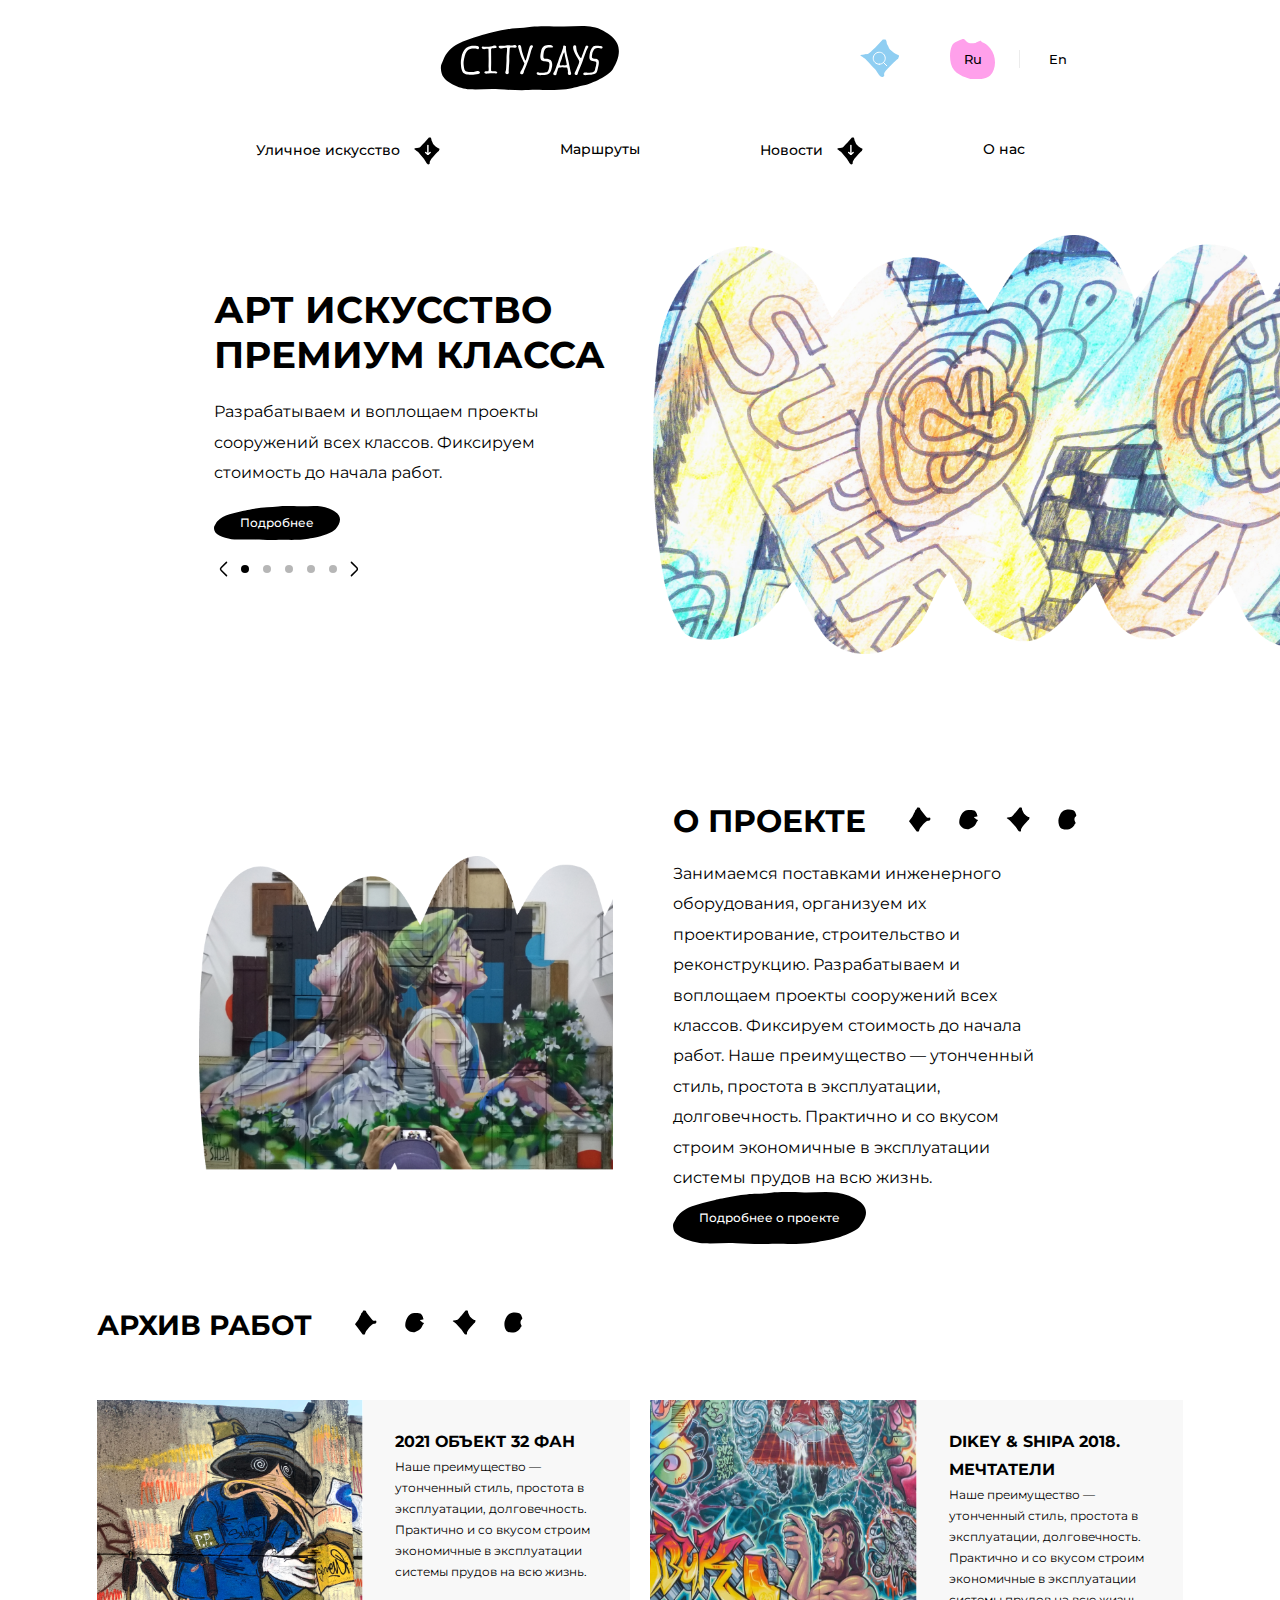
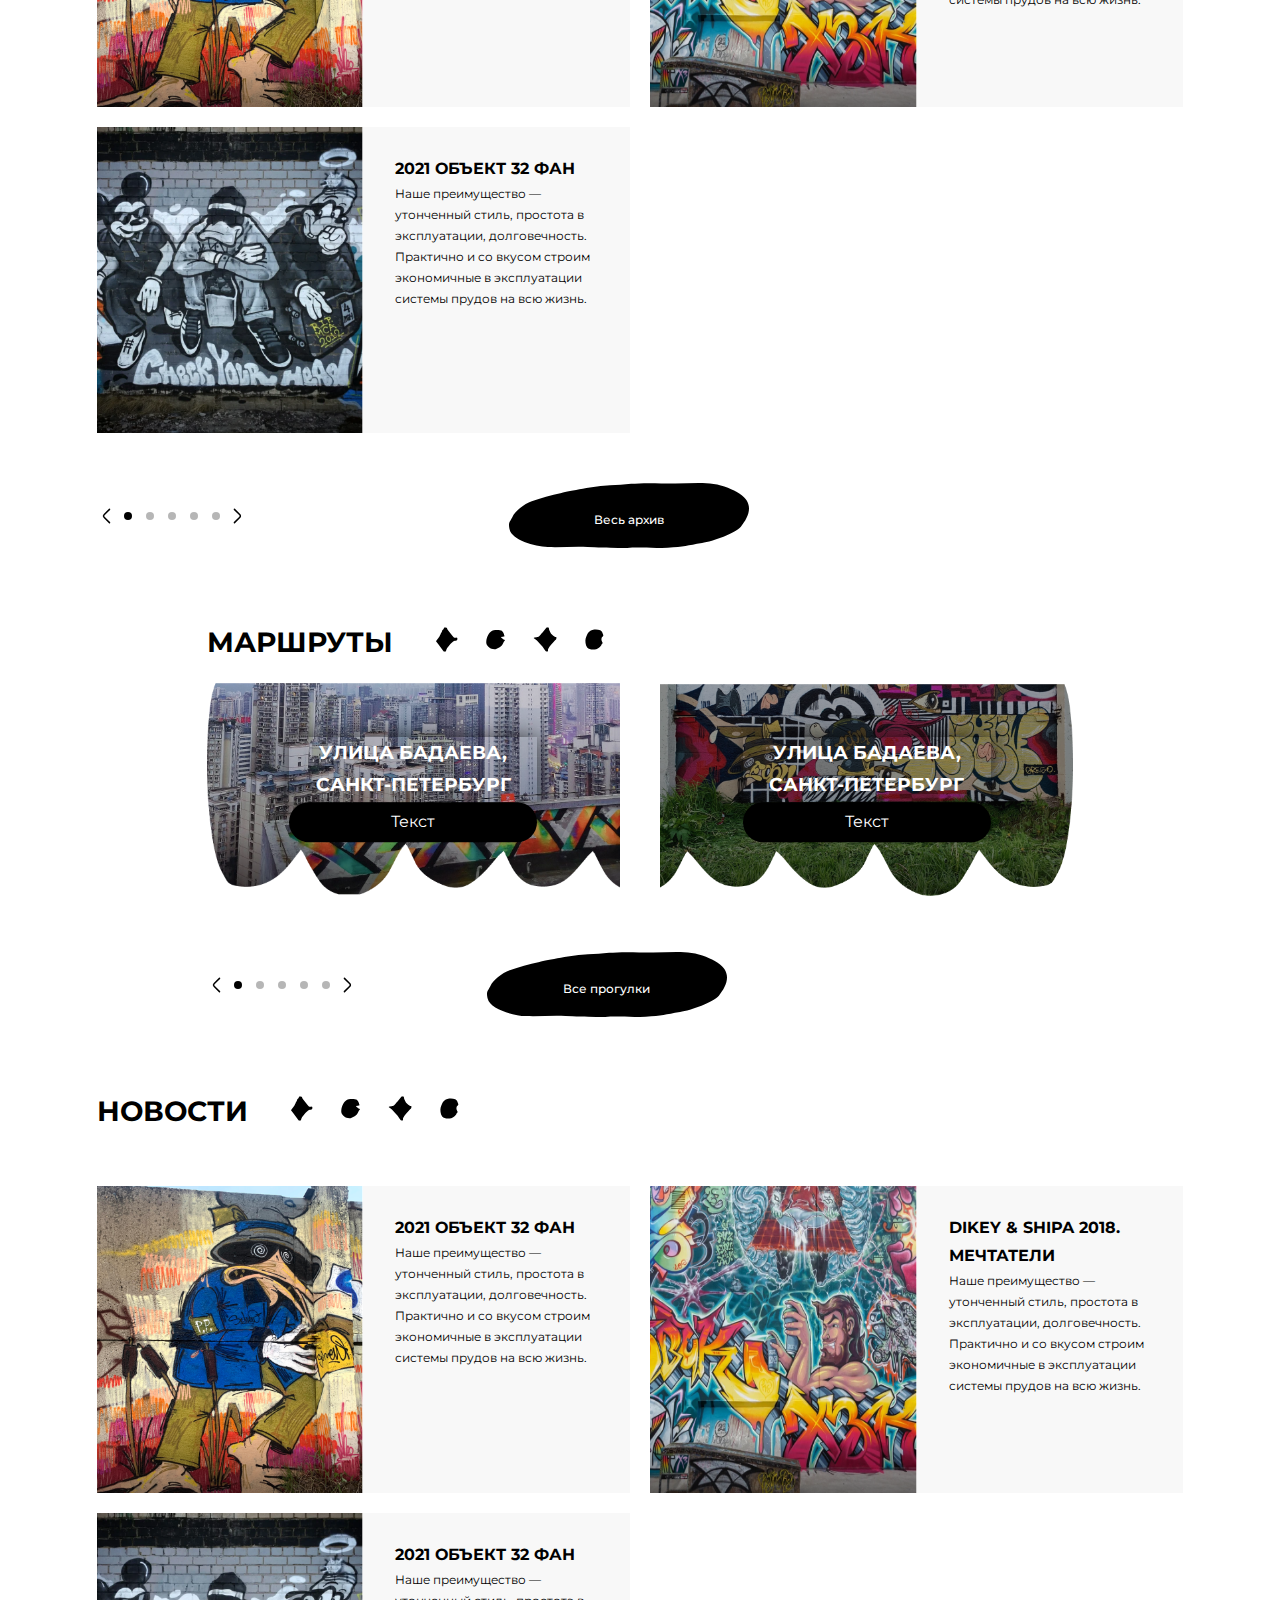
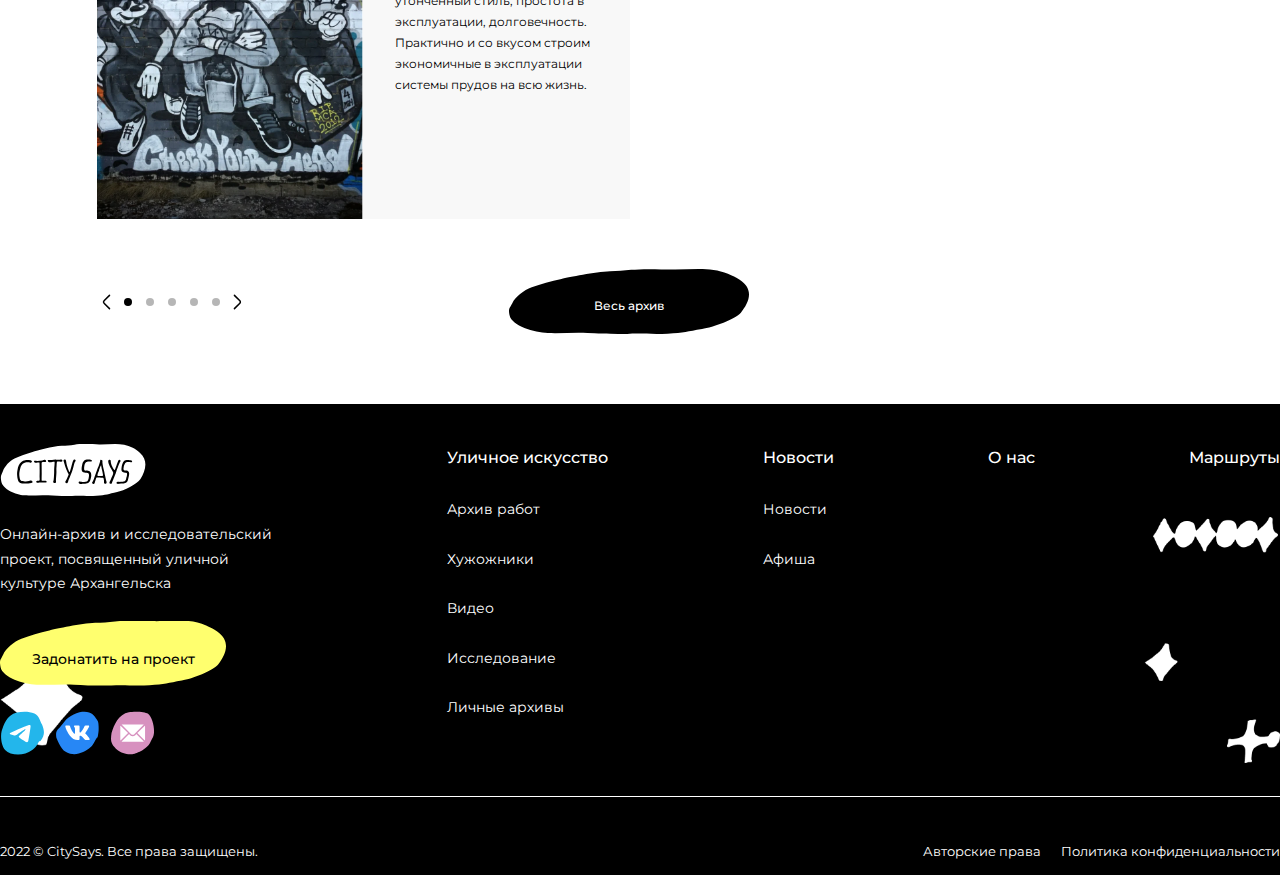
<file: index.html>
<!DOCTYPE html>
<html lang="en">
<head>
    <meta charset="UTF-8">
    <meta name="viewport" content="width=device-width, user-scale=no, initial-scale=1.0, maximum-scale=1.0, minimum-scale=1.0">
    <title>Art</title>
    <link rel="stylesheet" href="styles.css">
</head>
<body>
    <!-- Header -->
    <header class='header'>
        <div class='first-level'>
            <div class='logo'>
                <a href="index.html"class="header-logo">
                    <img
                        class="header-logo-image"
                        src="./img/header-logo.svg"
                        alt="Logo"
                        width='180'
                        height='65'
                        loading='lazy'
                    >
                </a>
            </div>
            <div class='search-and-language'>
                <div class='search'>
                    <img
                        class='icon-search'
                        src="./icons/search.svg"
                        alt="icon of search"
                        width='18' height='18' loading='lazy'
                    >
                </div>
                <div class='language'>
                    <p class='language-ru'>Ru</p>
                    <p class='language-en'>En</p>
                </div>
            </div>
        </div>

        <div class='second-level'>
            <nav class="header-menu">
            <ul class="header-menu-list">
                <li class="header-menu-item icon">
                    <a href="#second-block" class="header-menu-link">Уличное искусство</a>
                </li>
                <li class="header-menu-item">
                    <a href="./direction.html" class="header-menu-link">Маршруты</a>
                </li>
                <li class="header-menu-item icon">
                    <a href="#fifth-block", class="header-menu-link">Новости</a>
                </li>

                <li class="header-menu-item">
                    <a href="./about.html" class="header-menu-link">О нас</a>
                </li>
            </ul>
            </nav>
        </div>
    </header>

    <!-- Header mobil -->
    <header class='header-mobil'>
        <div class='container-mobil'>
            <div class='logo-mobil'>
                <a href="index.html"class="header-logo-mobil">
                    <img
                        class="header-logo-image-mobil"
                        src="./img/header-logo.svg"
                        alt="Logo"
                        width='92'
                        height='33'
                        loading='lazy'
                    >
                </a>
            </div>

            <div class='language-mobil'>
                <p class='language-ru-mobil'>Ru</p>
                <p class='language-en-mobil'>En</p>
            </div>

            <div class='burger'>
                <button
                    class="header-burger-button"
                    type='button'
                    title='Open menu'
                >
                    <span class="header-burger-button-line"></span>
                    <span class="header-burger-button-line"></span>
                    <span class="header-burger-button-line"></span>
                </button>
            </div>
        </div>
    </header>

    <main>
    <!-- First block -->
        <section class='first-block'>
            <div class='content-first-block'>
                <div class='content-item'>
                    <h2 class='main-title title-big'>Арт искусство премиум класса</h2>

                    <p class='description-p section-description'>Разрабатываем и воплощаем проекты сооружений всех классов. Фиксируем стоимость до начала работ.</p>

                    <!-- <button class='button'>Подробнее о проекте</button> -->
                    <a href='./about.html' class='button'>
                        Подробнее
                    </a>
                    
                    <div class="banner-pagination">
                        <ul class="banner-pagination-list">
                            <li class="banner-pagination-item">
                                <button
                                    class="banner-pagination-button is-current"
                                    type='button'>
                                </button>
                            </li>
                            <li class="banner-pagination-item">
                                <button
                                    class="banner-pagination-button" type='button'>
                                </button>
                            </li>
                            <li class="banner-pagination-item">
                                <button
                                    class="banner-pagination-button" type='button'>
                                </button>
                            </li>
                            <li class="banner-pagination-item">
                                <button
                                    class="banner-pagination-button" type='button'>
                                </button>
                            </li>
                            <li class="banner-pagination-item">
                                <button
                                    class="banner-pagination-button" type='button'>
                                </button>
                            </li>
                        </ul>
                    </div>
                </div>

                <div class='content-img'>
                    <img class='main-img'
                        src="./img/main-img.png"
                        alt="Main image"
                        width='940' height='629' loading='lazy'
                    >
                </div>
            </div>
        </section>

    <!-- First block-mobil -->
        <section class='first-block-mobil'>
            <div class='content-first-block'>
                <div class='without-pagination'>
                    <h2 class='main-title title-big'>Арт искусство премиум класса</h2>

                    <img class='main-img'
                    src="./img/main-img.png"
                    alt="Main image"
                    width='940' height='629' loading='lazy'
                    >

                    <p class='description-p section-description'>Разрабатываем и воплощаем проекты сооружений всех классов. Фиксируем стоимость до начала работ.</p>
                    
                    <!-- <button class='button'>Подробнее о проекте</button> -->
                    <a href='./street-art.html' class='button'>
                        Подробнее
                    </a>
                </div>
                
                <div class="banner-pagination">
                    <ul class="banner-pagination-list">
                        <li class="banner-pagination-item">
                            <button
                                class="banner-pagination-button is-current"
                                type='button'>
                            </button>
                        </li>
                        <li class="banner-pagination-item">
                            <button
                                class="banner-pagination-button" type='button'>
                            </button>
                        </li>
                        <li class="banner-pagination-item">
                            <button
                                class="banner-pagination-button" type='button'>
                            </button>
                        </li>
                        <li class="banner-pagination-item">
                            <button
                                class="banner-pagination-button" type='button'>
                            </button>
                        </li>
                        <li class="banner-pagination-item">
                            <button
                                class="banner-pagination-button" type='button'>
                            </button>
                        </li>
                    </ul>
                </div>
            </div>
        </section>

    <!-- Second block -->
        <section class='second-block' id='second-block'>
            <div class='content-second-block'>
                <img 
                    class='image-block-2'
                    src="./img/img-2.png"
                    alt="A girl and a boy sit with their backs to each other"
                    width='620' height='472' loading='lazy'
                >

                <div class='content-item-second-block'>
                    <h2 class='second-block-title title-medium'>О проекте</h2>

                    <p class='description-p-2 section-description'>Занимаемся поставками инженерного оборудования, организуем их проектирование, строительство и реконструкцию. Разрабатываем и воплощаем проекты сооружений всех классов. Фиксируем стоимость до начала работ. Наше преимущество — утонченный стиль, простота в эксплуатации, долговечность. Практично и со вкусом строим экономичные в эксплуатации системы прудов на всю жизнь.</p>

                    <!-- <button class='button'>Подробнее о проекте</button> -->
                    <a href='./about.html' class='button'>
                        Подробнее о проекте
                    </a>
                </div>
            </div>
        </section>

    <!-- Second block mobil -->
        <section class='second-block-mobil'>
            <div class='content-second-block-mobil'>
                <h2 class='second-block-title title-medium'>О проекте</h2>

                <img 
                    class='image-block-2'
                    src="./img/img-2.png"
                    alt="A girl and a boy sit with their backs to each other"
                    width='620' height='472' loading='lazy'
                >

                <p class='description-p-2 section-description'>Занимаемся поставками инженерного оборудования, организуем их проектирование, строительство и реконструкцию. Разрабатываем и воплощаем проекты сооружений всех классов. Фиксируем стоимость до начала работ. Наше преимущество — утонченный стиль, простота в эксплуатации, долговечность. Практично и со вкусом строим экономичные в эксплуатации системы прудов на всю жизнь.</p>

                <button class='button'>Подробнее о проекте</button>

                <h2 class='third-block-title title-first-medium'>Архив работ</h2>
            </div>
        </section>

    <!-- Third block -->
        <section class='third-block grid-block' id='third-block'>
            <div class='content-third-block'>
                <h2 class='third-block-title title-first-medium'>Архив работ</h2>

                <div class='card'>
                    <ul class='card-list'>
                        <li class='card-list-item'>
                            <img
                                src="./img/1.png"
                                alt="Graffiti on the wall in the form of a duck in clothes"
                                width='400' height='460' loading='lazy'
                            >
                            <div class='card-description'>
                                <h3 class='card-title title-small'>2021 Объект 32 ФАН</h3>
                                <p class='card-text'>Наше преимущество — утонченный стиль, простота в эксплуатации, долговечность. Практично и со вкусом строим экономичные в эксплуатации системы прудов на всю жизнь.</p>
                            </div>
                        </li>

                        <li class='card-list-item'>
                            <img
                                src="./img/2.png"
                                alt="Graffiti on the wall in the form of a man"
                                width='400' height='350' loading='lazy'
                            >
                            <div class='card-description'>
                                <h3 class='card-title title-small'>Dikey & Shipa 2018. Мечтатели</h3>
                                <p class='card-text'>Наше преимущество — утонченный стиль, простота в эксплуатации, долговечность. Практично и со вкусом строим экономичные в эксплуатации системы прудов на всю жизнь.</p>
                            </div>
                        </li>

                        <li class='card-list-item'>
                            <img
                                src="./img/3.png"
                                alt="Graffiti on the wall in the form of cartoon characters in street clothes"
                                width='400' height='460' loading='lazy'
                            >
                            <div class='card-description'>
                                <h3 class='card-title title-small'>2021 Объект 32 ФАН</h3>
                                <p class='card-text'>Наше преимущество — утонченный стиль, простота в эксплуатации, долговечность. Практично и со вкусом строим экономичные в эксплуатации системы прудов на всю жизнь.</p>
                            </div>
                        </li>
                    </ul>
                </div>

                <div class='pagination-and-button'>
                    <div class="banner-pagination">
                        <ul class="banner-pagination-list">
                            <li class="banner-pagination-item">
                                <button
                                    class="banner-pagination-button is-current"
                                    type='button'>
                                </button>
                            </li>
                            <li class="banner-pagination-item">
                                <button
                                    class="banner-pagination-button" type='button'>
                                </button>
                            </li>
                            <li class="banner-pagination-item">
                                <button
                                    class="banner-pagination-button" type='button'>
                                </button>
                            </li>
                            <li class="banner-pagination-item">
                                <button
                                    class="banner-pagination-button" type='button'>
                                </button>
                            </li>
                            <li class="banner-pagination-item">
                                <button
                                    class="banner-pagination-button" type='button'>
                                </button>
                            </li>
                        </ul>
                    </div>

                    <button class='button center-button'>Весь архив</button>
                </div>
            </div>
        </section>

    <!-- Third block-mobil -->
        <section class='third-block-mobil'>
            <div class='content-third-block'>
                <div class='card-mobil'>
                    <ul class='card-list-mobil container-wide'>
                        <li class='card-item-mobil'>
                            <img
                                class='card-img'
                                src="./img/1.png"
                                alt="Graffiti on the wall in the form of a duck in clothes"
                                width='400' height='460' loading='lazy'
                            >
                            <div class='card-description'>
                                <h3 class='card-title title-small'>2021 Объект 32 ФАН</h3>
                                <p class='card-text'>Наше преимущество — утонченный стиль, простота в эксплуатации, долговечность. Практично и со вкусом строим экономичные в эксплуатации системы прудов на всю жизнь.</p>
                            </div>
                        </li>

                        <li class='card-item-mobil'>
                            <img
                                class='card-img'
                                src="./img/1.png"
                                alt="Graffiti on the wall in the form of a duck in clothes"
                                width='400' height='460' loading='lazy'
                            >
                            <div class='card-description'>
                                <h3 class='card-title title-small'>2021 Объект 32 ФАН</h3>
                                <p class='card-text'>Наше преимущество — утонченный стиль, простота в эксплуатации, долговечность. Практично и со вкусом строим экономичные в эксплуатации системы прудов на всю жизнь.</p>
                            </div>
                        </li>

                        <li class='card-item-mobil'>
                            <img
                                class='card-img'
                                src="./img/1.png"
                                alt="Graffiti on the wall in the form of a duck in clothes"
                                width='400' height='460' loading='lazy'
                            >
                            <div class='card-description'>
                                <h3 class='card-title title-small'>2021 Объект 32 ФАН</h3>
                                <p class='card-text'>Наше преимущество — утонченный стиль, простота в эксплуатации, долговечность. Практично и со вкусом строим экономичные в эксплуатации системы прудов на всю жизнь.</p>
                            </div>
                        </li>
                    </ul>
                </div>

                <div class='pagination-and-button'>
                    <button class='button center-button'>Весь архив</button>
                </div>
                </div>

        </section>

    <!-- Fourth block -->
        <section class='fourth-block'>
            <div class='content-fourth-block'>
                <h2 class='fourth-block-title title-first-medium'>Маршруты</h2>

                <div class='direction'>
                    <ul class='direction-list'>
                        <li class='direction-list-item-1'>
                            <div class='direction-item'>
                                <h3 class='title-direction'>Улица Бадаева, Санкт-Петербург</h3>
                                <button class='direction-button'>Текст</button>
                            </div>
                        </li>

                        <li class='direction-list-item-2'>
                            <div class='direction-item'>
                                <h3 class='title-direction'>Улица Бадаева, Санкт-Петербург</h3>
                                <button class='direction-button'>Текст</button>
                            </div>
                        </li>
                    </ul>
                </div>

                <div class='pagination-and-button'>
                    <div class="banner-pagination">
                        <ul class="banner-pagination-list">
                            <li class="banner-pagination-item">
                                <button
                                    class="banner-pagination-button is-current"
                                    type='button'>
                                </button>
                            </li>
                            <li class="banner-pagination-item">
                                <button
                                    class="banner-pagination-button" type='button'>
                                </button>
                            </li>
                            <li class="banner-pagination-item">
                                <button
                                    class="banner-pagination-button" type='button'>
                                </button>
                            </li>
                            <li class="banner-pagination-item">
                                <button
                                    class="banner-pagination-button" type='button'>
                                </button>
                            </li>
                            <li class="banner-pagination-item">
                                <button
                                    class="banner-pagination-button" type='button'>
                                </button>
                            </li>
                        </ul>
                    </div>

                    <button class='button center-button'>Все прогулки</button>
                </div>
            </div>
        </section>

    <!-- Fourth block-mobil -->
        <section class='fourth-block-mobil'>
            <div class='content-fourth-block'>
                <h2 class='fourth-block-title title-first-medium'>Маршруты</h2>

                <div class='direction'>
                    <ul class='direction-list'>
                        <li class='direction-list-item-1'>
                            <div class='direction-item'>
                                <h3 class='title-direction'>Улица Бадаева, Санкт-Петербург</h3>
                                <button class='direction-button'>Текст</button>
                            </div>
                        </li>
                    </ul>
                </div>

                <div class='pagination-and-button'>
                    <div class="banner-pagination">
                        <ul class="banner-pagination-list">
                            <li class="banner-pagination-item">
                                <button
                                    class="banner-pagination-button is-current"
                                    type='button'>
                                </button>
                            </li>
                            <li class="banner-pagination-item">
                                <button
                                    class="banner-pagination-button" type='button'>
                                </button>
                            </li>
                            <li class="banner-pagination-item">
                                <button
                                    class="banner-pagination-button" type='button'>
                                </button>
                            </li>
                            <li class="banner-pagination-item">
                                <button
                                    class="banner-pagination-button" type='button'>
                                </button>
                            </li>
                            <li class="banner-pagination-item">
                                <button
                                    class="banner-pagination-button" type='button'>
                                </button>
                            </li>
                        </ul>
                    </div>

                    <button class='button center-button'>Весь архив</button>
                </div>

                <h2 class='third-block-title title-first-medium'>Новости</h2>
            </div>
        </section>

    <!-- Fifth block -->
        <section class='fifth-block' id='fifth-block'>
            <div class='content-fifth-block'>
                <h2 class='fifth-block-title title-first-medium'>Новости</h2>

                <div class='card'>
                    <ul class='card-list'>
                        <li class='card-list-item'>
                            <img
                                src="./img/1.png"
                                alt="Graffiti on the wall in the form of a duck in clothes"
                                width='400' height='460' loading='lazy'
                            >
                            <div class='card-description'>
                                <h3 class='card-title title-small'>2021 Объект 32 ФАН</h3>
                                <p class='card-text'>Наше преимущество — утонченный стиль, простота в эксплуатации, долговечность. Практично и со вкусом строим экономичные в эксплуатации системы прудов на всю жизнь.</p>
                            </div>
                        </li>

                        <li class='card-list-item'>
                            <img
                                src="./img/2.png"
                                alt="Graffiti on the wall in the form of a man"
                                width='400' height='350' loading='lazy'
                            >
                            <div class='card-description'>
                                <h3 class='card-title title-small'>Dikey & Shipa 2018. Мечтатели</h3>
                                <p class='card-text'>Наше преимущество — утонченный стиль, простота в эксплуатации, долговечность. Практично и со вкусом строим экономичные в эксплуатации системы прудов на всю жизнь.</p>
                            </div>
                        </li>

                        <li class='card-list-item'>
                            <img
                                src="./img/3.png"
                                alt="Graffiti on the wall in the form of cartoon characters in street clothes"
                                width='400' height='460' loading='lazy'
                            >
                            <div class='card-description'>
                                <h3 class='card-title title-small'>2021 Объект 32 ФАН</h3>
                                <p class='card-text'>Наше преимущество — утонченный стиль, простота в эксплуатации, долговечность. Практично и со вкусом строим экономичные в эксплуатации системы прудов на всю жизнь.</p>
                            </div>
                        </li>
                    </ul>
                </div>

                <div class='pagination-and-button'>
                    <div class="banner-pagination">
                        <ul class="banner-pagination-list">
                            <li class="banner-pagination-item">
                                <button
                                    class="banner-pagination-button is-current"
                                    type='button'>
                                </button>
                            </li>
                            <li class="banner-pagination-item">
                                <button
                                    class="banner-pagination-button" type='button'>
                                </button>
                            </li>
                            <li class="banner-pagination-item">
                                <button
                                    class="banner-pagination-button" type='button'>
                                </button>
                            </li>
                            <li class="banner-pagination-item">
                                <button
                                    class="banner-pagination-button" type='button'>
                                </button>
                            </li>
                            <li class="banner-pagination-item">
                                <button
                                    class="banner-pagination-button" type='button'>
                                </button>
                            </li>
                        </ul>
                    </div>

                    <button class='button center-button'>Весь архив</button>
                </div>
            </div>
        </section>

    <!-- Fifth block-mobil -->
        <section class='fifth-block-mobil'>
            <div class='content-fifth-block'>
                <div class='card-mobil'>
                    <ul class='card-list-mobil container-wide'>
                        <li class='card-item-mobil'>
                            <img
                                class='card-img'
                                src="./img/1.png"
                                alt="Graffiti on the wall in the form of a duck in clothes"
                                width='400' height='460' loading='lazy'
                            >
                            <div class='card-description'>
                                <h3 class='card-title title-small'>2021 Объект 32 ФАН</h3>
                                <p class='card-text'>Наше преимущество — утонченный стиль, простота в эксплуатации, долговечность. Практично и со вкусом строим экономичные в эксплуатации системы прудов на всю жизнь.</p>
                            </div>
                        </li>

                        <li class='card-item-mobil'>
                            <img
                                class='card-img'
                                src="./img/1.png"
                                alt="Graffiti on the wall in the form of a duck in clothes"
                                width='400' height='460' loading='lazy'
                            >
                            <div class='card-description'>
                                <h3 class='card-title title-small'>2021 Объект 32 ФАН</h3>
                                <p class='card-text'>Наше преимущество — утонченный стиль, простота в эксплуатации, долговечность. Практично и со вкусом строим экономичные в эксплуатации системы прудов на всю жизнь.</p>
                            </div>
                        </li>

                        <li class='card-item-mobil'>
                            <img
                                class='card-img'
                                src="./img/1.png"
                                alt="Graffiti on the wall in the form of a duck in clothes"
                                width='400' height='460' loading='lazy'
                            >
                            <div class='card-description'>
                                <h3 class='card-title title-small'>2021 Объект 32 ФАН</h3>
                                <p class='card-text'>Наше преимущество — утонченный стиль, простота в эксплуатации, долговечность. Практично и со вкусом строим экономичные в эксплуатации системы прудов на всю жизнь.</p>
                            </div>
                        </li>
                    </ul>
                </div>

                <div class='pagination-and-button'>
                    <button class='button center-button'>Весь архив</button>
                </div>
                </div>

        </section>
    </main>

    <!-- Footer -->
    <footer class='footer'>
        <div class='footer-container'>
            <div class='footer-first-level'>

                <div class='footer-column-first'>
                    <div class='logo-footer'>
                        <a href="index.html"class="footer-logo">
                            <img
                                class="header-logo-image"
                                src="./img/footer-logo.svg"
                                alt="Logo"
                                width='147' height='53' loading='lazy'
                            >
                        </a>
                    </div>

                    <p class='footer-text'>Онлайн-архив и исследовательский проект, посвященный уличной культуре Архангельска</p>

                    <button class='button yellow-button'>
                        Задонатить на проект
                    </button>

                    <ul class="footer-soc1als-list">
                            <li class="footer-soc1als-item">
                                <a class="footer-soc1als-link" href="/" target="_blank">
                                    <img 
                                        class='social-icon'
                                        src="./icons/telegram.svg" alt="insta-icon" width="45" height="45" loading="lazy">
                                </a>
                            </li>

                            <li class="footer-soc1als-item">
                                <a class="footer-soc1als-link" href="/" target="_blank">
                                    <img 
                                        class='social-icon'
                                        src="./icons/vk.svg" alt="insta-icon" width="45" height="45" loading="lazy">
                                </a>
                            </li>
                            <li class="footer-soc1als-item">
                                <a class="footer-soc1als-link" href="/" target="_blank">
                                    <img 
                                        class='social-icon'
                                        src="./icons/email.svg" alt="vk-icon" width="45" height="45" loading="lazy">
                                </a>
                            </li>
                    </ul>

                </div>

                <div class='footer-column-second'>
                    <a class='footer-title' href="index.html">Уличное искусство</a>

                    <a class='footer-subtitle' href="./street/archive.html">Архив работ</a>
                    <a class='footer-subtitle' href="./street/artists.html">Хужожники</a>
                    <a class='footer-subtitle' href="./street/video.html">Видео</a>
                    <a class='footer-subtitle' href="./street/research.html">Исследование</a>
                    <a class='footer-subtitle' href="./street/personal_archives.html">Личные архивы</a>
                </div>

                <div class='footer-column-third'>
                    <a class='footer-title' href="news.html">Новости</a>

                    <a class='footer-subtitle' href="news.html">Новости</a>
                    <a class='footer-subtitle' href="./news/afisha.html">Афиша</a>
                </div>

                <div class='footer-column-fourth'>
                    <a class='footer-title' href="./about.html">О нас</a>
                </div>

                <div class='footer-column-fifth'>
                    <a class='footer-title' href="./direction.html">Маршруты</a>
                </div>

            </div>

            <div class='footer-second-level'>
                <p>2022 © CitySays. Все права защищены.</p>

                <div class='other'>
                    <p>Авторские права</p>
                    <p>Политика конфиденциальности</p>
                </div>
            </div>
            
        </div>
    </footer>

    <!-- Footer-mobil -->
    <footer class='footer-mobil'>
        <div class='footer-container-mobil'>
                <div class='footer-first-block'>
                    <div class='logo-footer'>
                        <a href="index.html"class="footer-logo">
                            <img
                                class="header-logo-image"
                                src="./img/footer-logo.svg"
                                alt="Logo"
                                width='147' height='53' loading='lazy'
                            >
                        </a>
                    </div>

                    <p class='footer-text'>Онлайн-архив и исследовательский проект, посвященный уличной культуре Архангельска</p>

                    <button class='button yellow-button'>
                        Задонатить на проект
                    </button>

                    <ul class="footer-soc1als-list">
                            <li class="footer-soc1als-item">
                                <a class="footer-soc1als-link" href="/" target="_blank">
                                    <img 
                                        class='social-icon'
                                        src="./icons/telegram.svg" alt="insta-icon" width="45" height="45" loading="lazy">
                                </a>
                            </li>

                            <li class="footer-soc1als-item">
                                <a class="footer-soc1als-link" href="/" target="_blank">
                                    <img 
                                        class='social-icon'
                                        src="./icons/vk.svg" alt="insta-icon" width="45" height="45" loading="lazy">
                                </a>
                            </li>
                            <li class="footer-soc1als-item">
                                <a class="footer-soc1als-link" href="/" target="_blank">
                                    <img 
                                        class='social-icon'
                                        src="./icons/email.svg" alt="vk-icon" width="45" height="45" loading="lazy">
                                </a>
                            </li>
                    </ul>

                </div>

                <div class='footer-second-block'>
                    <div class='first-column'>
                        <a class='footer-title' href="index.html">Уличное искусство</a>
                        <a class='footer-subtitle' href="./street/archive.html">Архив работ</a>
                        <a class='footer-subtitle' href="./street/artists.html">Хужожники</a>
                        <a class='footer-subtitle' href="./street/video.html">Видео</a>
                        <a class='footer-subtitle' href="./street/research.html">Исследование</a>
                        <a class='footer-subtitle' href="./street/personal_archives.html">Личные архивы</a>
                    </div>

                    <div class='second-column'>
                        <a class='footer-title' href="news.html">Новости</a>
                        <a class='footer-subtitle' href="news.html">Новости</a>
                        <a class='footer-subtitle' href="./news/afisha.html">Афиша</a>

                        <a class='footer-title' href="./about.html">О нас</a>

                        <a class='footer-title' href="./direction.html">Маршруты</a>
                    </div>
                </div>

                <div class='footer-third-block'>
                    <p>2022 © CitySays. Все права защищены.</p>
                    <p>Авторские права</p>
                    <p>Политика конфиденциальности</p>
                </div>
        </div>
    </footer>
</body>
</html>
</file>
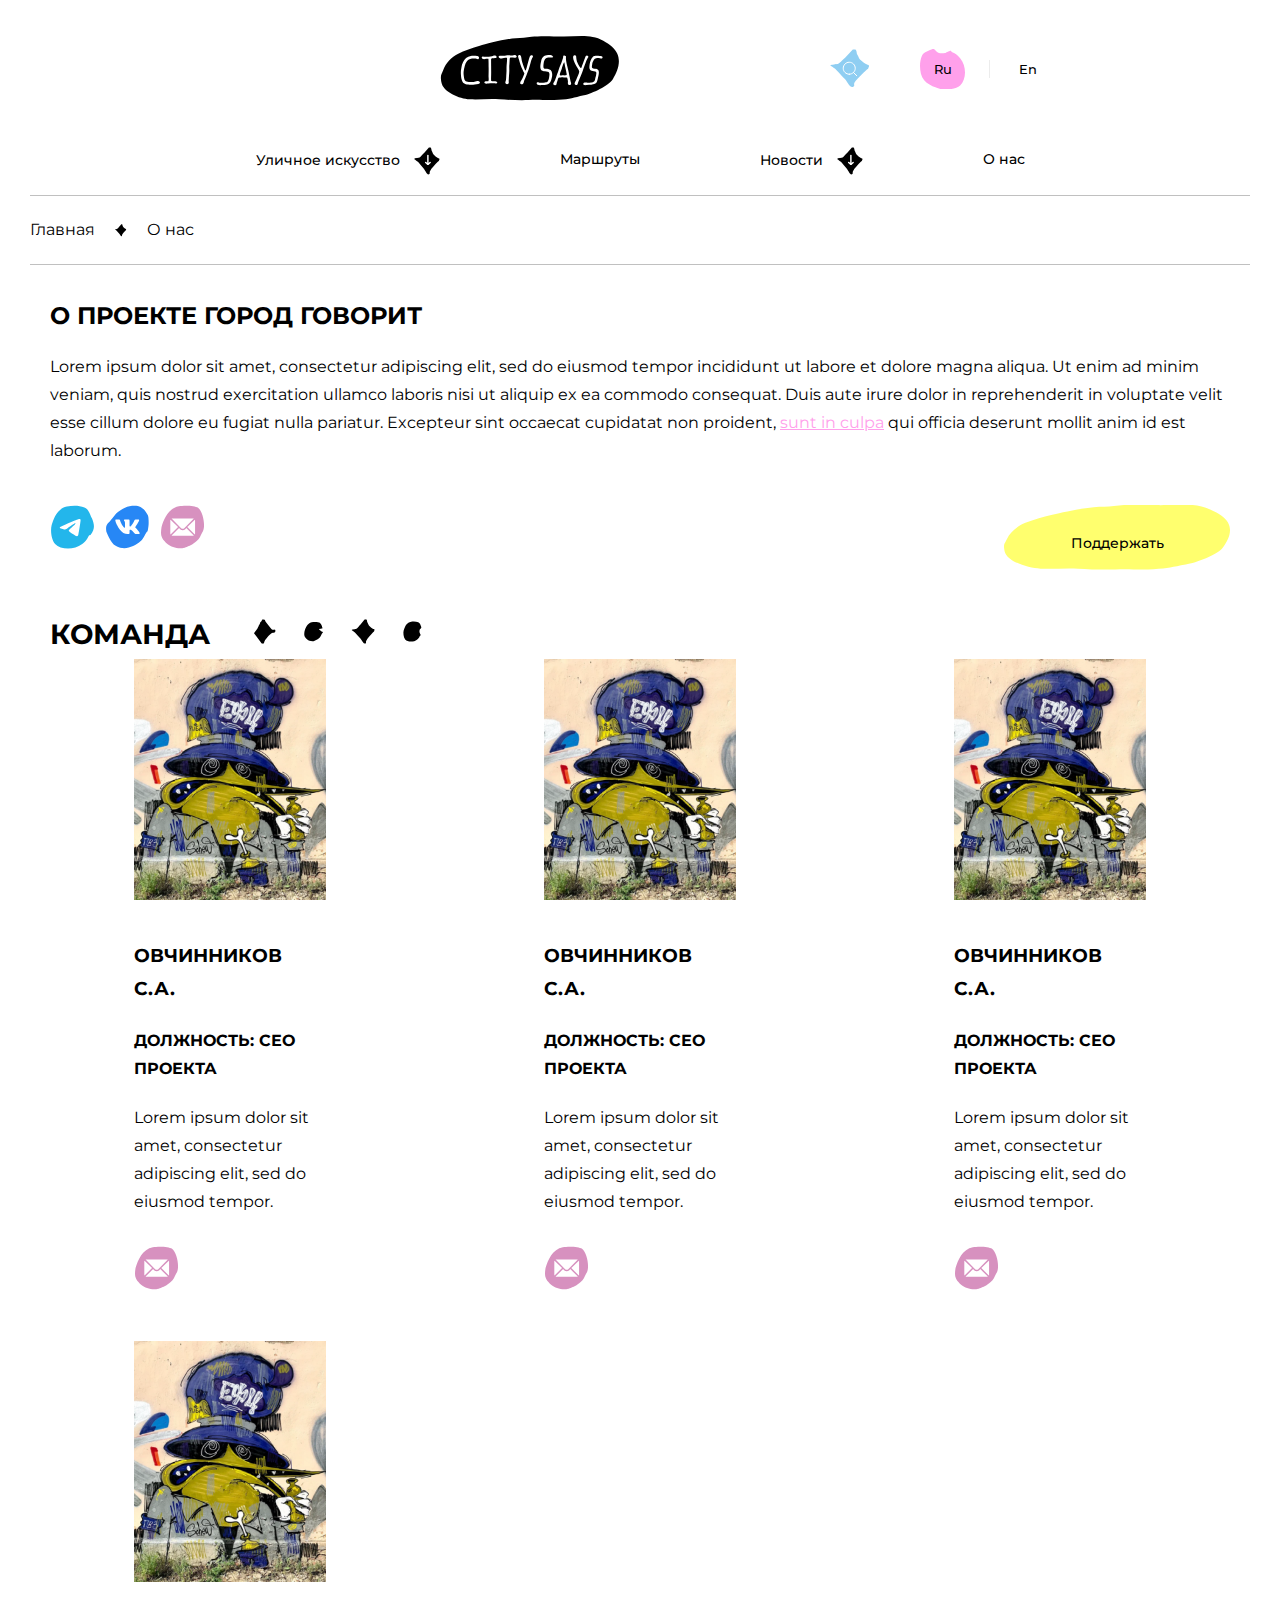
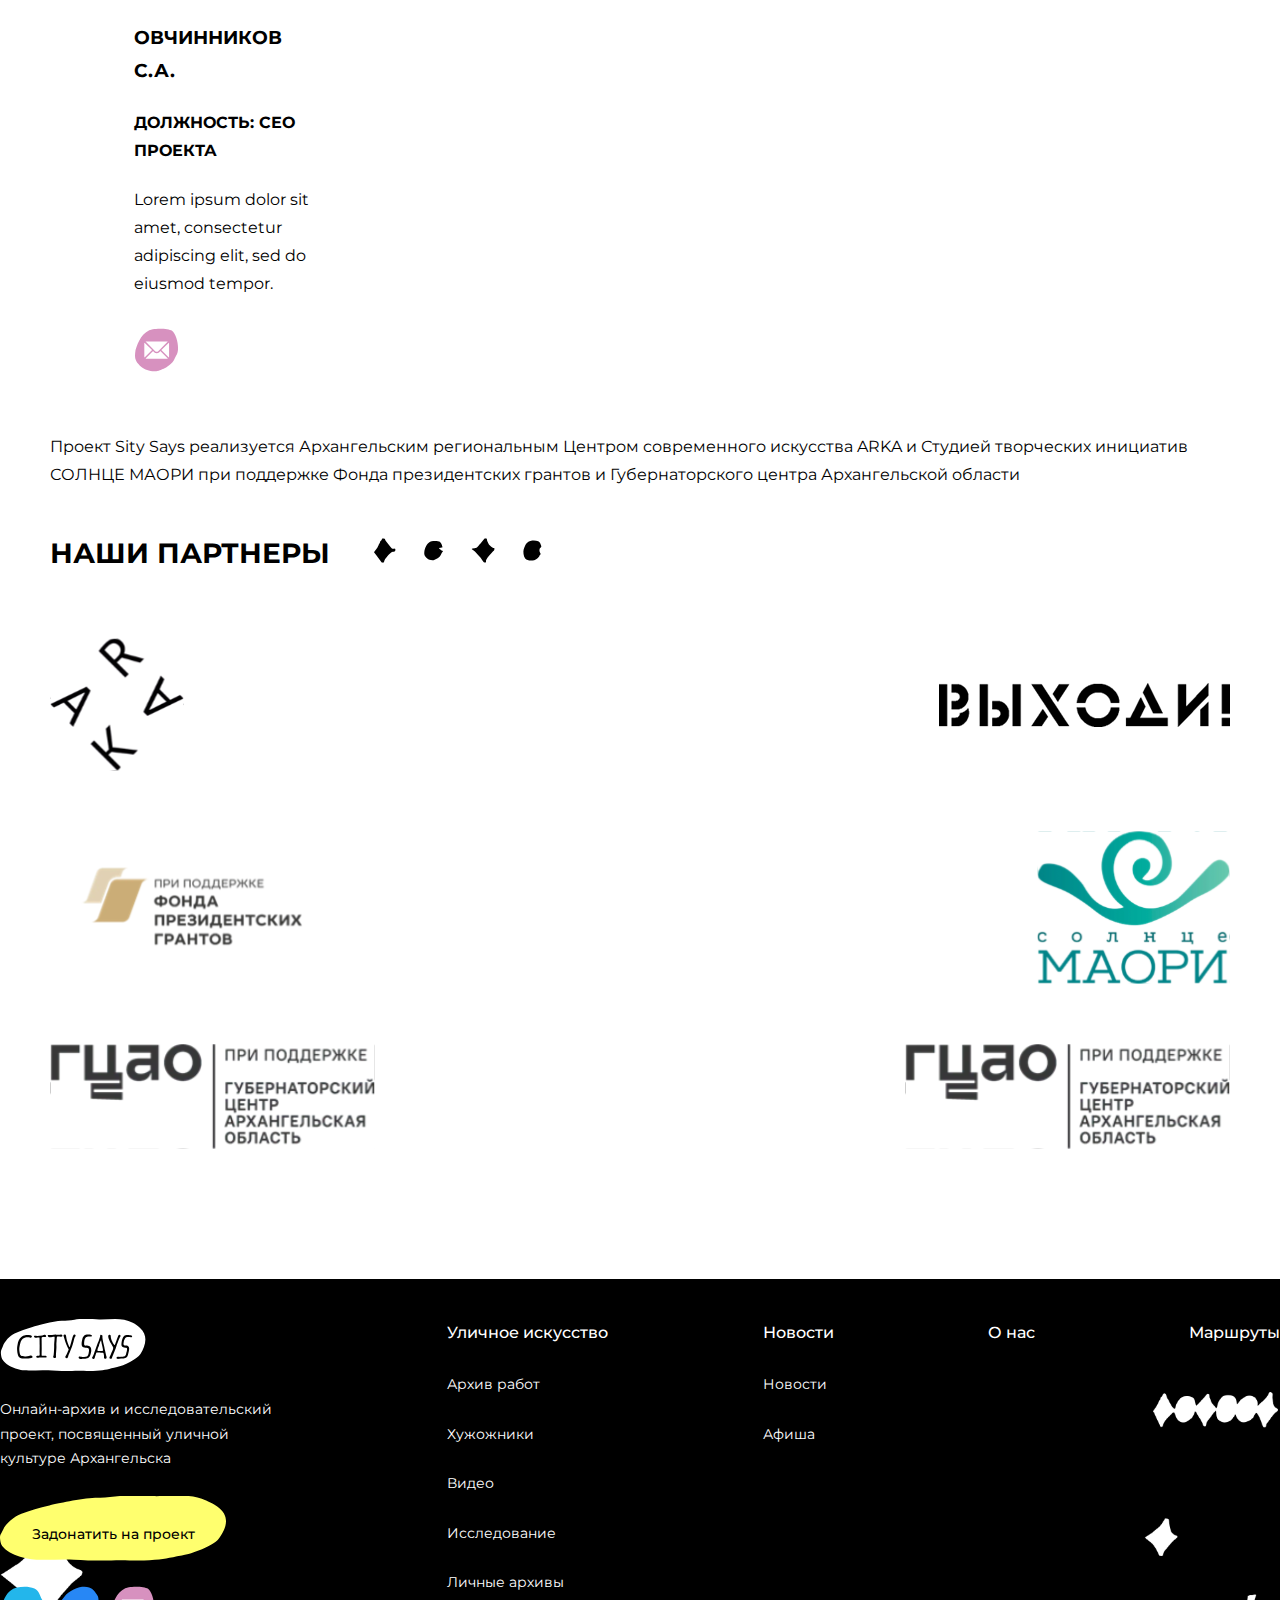
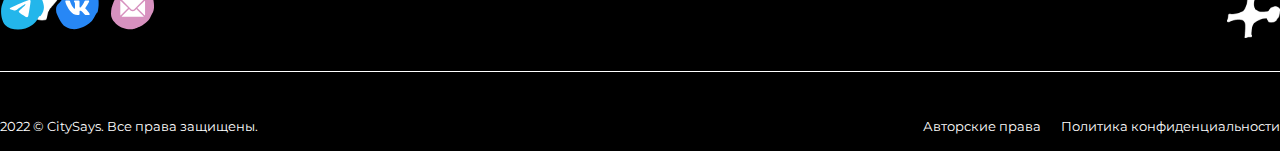
<file: about.html>
<!DOCTYPE html>
<html lang="en">
<head>
    <meta charset="UTF-8">
    <meta name="viewport" content="width=device-width, initial-scale=1.0">
    <title>Art</title>
    <link rel="stylesheet" href="styles.css">
    <link rel="stylesheet" href="about.css">
</head>
<body>
    <!-- Header -->
    <header class='header'>
        <div class='first-level'>
            <div class='logo'>
                <a href="index.html"class="header-logo">
                    <img
                        class="header-logo-image"
                        src="./img/header-logo.svg"
                        alt="Logo"
                        width='180'
                        height='65'
                        loading='lazy'
                    >
                </a>
            </div>
            <div class='search-and-language'>
                <div class='search'>
                    <img
                        class='icon-search'
                        src="./icons/search.svg"
                        alt="icon of search"
                        width='18' height='18' loading='lazy'
                    >
                </div>
                <div class='language'>
                    <p class='language-ru'>Ru</p>
                    <p class='language-en'>En</p>
                </div>
            </div>
        </div>

        <div class='second-level'>
            <nav class="header-menu">
            <ul class="header-menu-list">
                <li class="header-menu-item icon">
                    <a href="./index.html" class="header-menu-link">Уличное искусство</a>
                </li>
                <li class="header-menu-item">
                    <a href="./direction.html" class="header-menu-link">Маршруты</a>
                </li>
                <li class="header-menu-item icon">
                    <a href="./news.html" class="header-menu-link">Новости</a>
                </li>
                <li class="header-menu-item">
                    <a href="./about.html" class="header-menu-link">О нас</a>
                </li>
            </ul>
            </nav>
        </div>

        <div class='third-level'>
            <ul class='breadcrumbs-list'>
                <li class='breadcrumbs-item'>
                    <a href="index.html" class="breadcrumbs-link">Главная</a>
                </li>

                <img
                    class='icon-breadcrumbs'
                    src="./icons/icon-breadcrumbs.svg"
                    alt=""
                    width='12' height='13' loading='lazy'
                >

                <li class='breadcrumbs-item'>
                    <a href="about.html" class="breadcrumbs-link">О нас</a>
                </li>
            </ul>
        </div>
    </header>

    <!-- Header mobil -->
    <header class='header-mobil-page'>
        <div class='container-mobil'>
            <div class='logo-mobil'>
                <a href="index.html"class="header-logo-mobil">
                    <img
                        class="header-logo-image-mobil"
                        src="./img/header-logo.svg"
                        alt="Logo"
                        width='92'
                        height='33'
                        loading='lazy'
                    >
                </a>
            </div>

            <div class='language-mobil'>
                <p class='language-ru-mobil'>Ru</p>
                <p class='language-en-mobil'>En</p>
            </div>

            <div class='burger'>
                <button
                    class="header-burger-button"
                    type='button'
                    title='Open menu'
                >
                    <span class="header-burger-button-line"></span>
                    <span class="header-burger-button-line"></span>
                    <span class="header-burger-button-line"></span>
                </button>
            </div>
        </div>

        <div class='third-level'>
            <ul class='breadcrumbs-list'>
                <li class='breadcrumbs-item'>
                    <a href="index.html" class="breadcrumbs-link">Главная</a>
                </li>

                <img
                    class='icon-breadcrumbs'
                    src="./icons/icon-breadcrumbs.svg"
                    alt=""
                    width='12' height='13' loading='lazy'
                >

                <li class='breadcrumbs-item'>
                    <a href="about.html" class="breadcrumbs-link">О нас</a>
                </li>
            </ul>
        </div>
    </header>

    <main>
        <!-- About -->
        <section class='about-project'>
            <div class='content-project'>
                <h2 class='title-project'>О проекте Город говорит</h2>

                <p>Lorem ipsum dolor sit amet, consectetur adipiscing elit, sed do eiusmod tempor incididunt ut labore et dolore magna aliqua. Ut enim ad minim veniam, quis nostrud exercitation ullamco laboris nisi ut aliquip ex ea commodo consequat. Duis aute irure dolor in reprehenderit in voluptate velit esse cillum dolore eu fugiat nulla pariatur. Excepteur sint occaecat cupidatat non proident, <a class='link-text' href='/'>sunt in culpa</a>  qui officia deserunt mollit anim id est laborum.
                </p>

                <div class='soc1als-and-button'>
                    <ul class="footer-soc1als-list">
                            <li class="footer-soc1als-item">
                                <a class="footer-soc1als-link" href="/" target="_blank">
                                    <img 
                                        class='social-icon'
                                        src="./icons/telegram.svg" alt="insta-icon" width="45" height="45" loading="lazy">
                                </a>
                            </li>

                            <li class="footer-soc1als-item">
                                <a class="footer-soc1als-link" href="/" target="_blank">
                                    <img 
                                        class='social-icon'
                                        src="./icons/vk.svg" alt="insta-icon" width="45" height="45" loading="lazy">
                                </a>
                            </li>
                            <li class="footer-soc1als-item">
                                <a class="footer-soc1als-link" href="/" target="_blank">
                                    <img 
                                        class='social-icon'
                                        src="./icons/email.svg" alt="vk-icon" width="45" height="45" loading="lazy">
                                </a>
                            </li>
                    </ul>

                    <button class='button yellow-button'>Поддержать</button>
                </div>
            </div>
        </section>

        <!-- Team -->
        <section class='team'>
            <div class='content-team'>
                <h2 class='team-title title-first-medium'>Команда</h2>

                <div class='content-team-item'>
                    <ul class='team-list'>
                        <li class='team-item'>
                            <img 
                                src="./img/team-img.png" 
                                alt=""
                                width='288' height='362' loading='lazy'
                            >

                            <div class='team-text'>
                                <h3 class='item-title'>Овчинников С.А.</h3>
                                
                                <h4 item-subtitle>Должность: СЕО проекта</h4>
                                
                                <p class='item-text'>Lorem ipsum dolor sit amet, consectetur adipiscing elit, sed do eiusmod tempor.</p>
                                
                                <img
                                    class='item-icon'
                                    src="./icons/email.svg"
                                    alt=""
                                    width='45' height='45' loading='lazy'
                                >
                            </div>
                        </li>

                        <li class='team-item'>
                            <img 
                                src="./img/team-img.png" 
                                alt=""
                                width='288' height='362' loading='lazy'
                            >

                            <div class='team-text'>
                                <h3 class='item-title'>Овчинников С.А.</h3>
                                
                                <h4 item-subtitle>Должность: СЕО проекта</h4>
                                
                                <p class='item-text'>Lorem ipsum dolor sit amet, consectetur adipiscing elit, sed do eiusmod tempor.</p>
                                
                                <img
                                    class='item-icon'
                                    src="./icons/email.svg"
                                    alt=""
                                    width='45' height='45' loading='lazy'
                                >
                            </div>
                        </li>

                        <li class='team-item'>
                            <img 
                                src="./img/team-img.png" 
                                alt=""
                                width='288' height='362' loading='lazy'
                            >

                            <div class='team-text'>
                                <h3 class='item-title'>Овчинников С.А.</h3>
                                
                                <h4 item-subtitle>Должность: СЕО проекта</h4>
                                
                                <p class='item-text'>Lorem ipsum dolor sit amet, consectetur adipiscing elit, sed do eiusmod tempor.</p>
                                
                                <img
                                    class='item-icon'
                                    src="./icons/email.svg"
                                    alt=""
                                    width='45' height='45' loading='lazy'
                                >
                            </div>
                        </li>

                        <li class='team-item'>
                            <img 
                                src="./img/team-img.png" 
                                alt=""
                                width='288' height='362' loading='lazy'
                            >

                            <div class='team-text'>
                                <h3 class='item-title'>Овчинников С.А.</h3>
                                
                                <h4 item-subtitle>Должность: СЕО проекта</h4>
                                
                                <p class='item-text'>Lorem ipsum dolor sit amet, consectetur adipiscing elit, sed do eiusmod tempor.</p>
                                
                                <img
                                    class='item-icon'
                                    src="./icons/email.svg"
                                    alt=""
                                    width='45' height='45' loading='lazy'
                                >
                            </div>
                        </li>
                    </ul>
                </div>
                
            </div>
        </section>

        <!-- Paragraph -->
        <div class='paragraph-info'>
            <p>Проект Sity Says реализуется Архангельским региональным Центром современного искусства ARKA и  Студией творческих инициатив СОЛНЦЕ МАОРИ при поддержке Фонда президентских грантов и Губернаторского центра Архангельской области
            </p>
        </div>

        <!-- Partners -->
        <section class='partners'>
            <div class='partners-content'>
                <h2 class='partners-title title-first-medium'>Наши партнеры</h2>

                <div class='partners-container'>
                    <ul class='partners-list'>
                        <li class='partners-item'>
                            <img 
                                class='partner-img'
                                src="./img/partners/1.svg"
                                alt="logo-partner"
                                width='134' height='133' loading='lazy'
                                >
                        </li>

                        <li class='partners-item'>
                            <img 
                                class='partner-img'
                                src="./img/partners/2.svg"
                                alt="logo-partner"
                                width='291' height='44' loading='lazy'
                                >
                        </li>

                        <li class='partners-item'>
                            <img 
                                class='partner-img'
                                src="./img/partners/3.svg"
                                alt="logo-partner"
                                width='281' height='138' loading='lazy'
                                >
                        </li>

                        <li class='partners-item'>
                            <img 
                                class='partner-img'
                                src="./img/partners/4.svg"
                                alt="logo-partner"
                                width='193' height='153' loading='lazy'
                                >
                        </li>

                        <li class='partners-item'>
                            <img 
                                class='partner-img'
                                src="./img/partners/5.svg"
                                alt="logo-partner"
                                width='325' height='105' loading='lazy'
                                >
                        </li>

                        <li class='partners-item'>
                            <img 
                                class='partner-img'
                                src="./img/partners/6.svg"
                                alt="logo-partner"
                                width='325' height='105' loading='lazy'
                                >
                        </li>
                    </ul>
                </div>
            </div>
        </section>
    </main>

    <!-- Footer -->
    <footer class='footer'>
        <div class='footer-container'>
            <div class='footer-first-level'>

                <div class='footer-column-first'>
                    <div class='logo-footer'>
                        <a href="index.html"class="footer-logo">
                            <img
                                class="header-logo-image"
                                src="./img/footer-logo.svg"
                                alt="Logo"
                                width='147' height='53' loading='lazy'
                            >
                        </a>
                    </div>

                    <p class='footer-text'>Онлайн-архив и исследовательский проект, посвященный уличной культуре Архангельска</p>

                    <button class='button yellow-button'>
                        Задонатить на проект
                    </button>

                    <ul class="footer-soc1als-list">
                            <li class="footer-soc1als-item">
                                <a class="footer-soc1als-link" href="/" target="_blank">
                                    <img 
                                        class='social-icon'
                                        src="./icons/telegram.svg" alt="insta-icon" width="45" height="45" loading="lazy">
                                </a>
                            </li>

                            <li class="footer-soc1als-item">
                                <a class="footer-soc1als-link" href="/" target="_blank">
                                    <img 
                                        class='social-icon'
                                        src="./icons/vk.svg" alt="insta-icon" width="45" height="45" loading="lazy">
                                </a>
                            </li>
                            <li class="footer-soc1als-item">
                                <a class="footer-soc1als-link" href="/" target="_blank">
                                    <img 
                                        class='social-icon'
                                        src="./icons/email.svg" alt="vk-icon" width="45" height="45" loading="lazy">
                                </a>
                            </li>
                    </ul>

                </div>

                <div class='footer-column-second'>
                    <a class='footer-title' href="./street-art.html">Уличное искусство</a>

                    <a class='footer-subtitle' href="./street/archive.html">Архив работ</a>
                    <a class='footer-subtitle' href="./street/artists.html">Хужожники</a>
                    <a class='footer-subtitle' href="./street/video.html">Видео</a>
                    <a class='footer-subtitle' href="./street/research.html">Исследование</a>
                    <a class='footer-subtitle' href="./street/personal_archives.html">Личные архивы</a>
                </div>

                <div class='footer-column-third'>
                    <a class='footer-title' href="news.html">Новости</a>

                    <a class='footer-subtitle' href="news.html">Новости</a>
                    <a class='footer-subtitle' href="./news/afisha.html">Афиша</a>
                </div>

                <div class='footer-column-fourth'>
                    <a class='footer-title' href="./about.html">О нас</a>
                </div>

                <div class='footer-column-fifth'>
                    <a class='footer-title' href="./direction.html">Маршруты</a>
                </div>

            </div>

            <div class='footer-second-level'>
                <p>2022 © CitySays. Все права защищены.</p>

                <div class='other'>
                    <p>Авторские права</p>
                    <p>Политика конфиденциальности</p>
                </div>
            </div>
            
        </div>
    </footer>

    <!-- Footer-mobil -->
    <footer class='footer-mobil'>
        <div class='footer-container-mobil'>
                <div class='footer-first-block'>
                    <div class='logo-footer'>
                        <a href="index.html"class="footer-logo">
                            <img
                                class="header-logo-image"
                                src="./img/footer-logo.svg"
                                alt="Logo"
                                width='147' height='53' loading='lazy'
                            >
                        </a>
                    </div>

                    <p class='footer-text'>Онлайн-архив и исследовательский проект, посвященный уличной культуре Архангельска</p>

                    <button class='button yellow-button'>
                        Задонатить на проект
                    </button>

                    <ul class="footer-soc1als-list">
                            <li class="footer-soc1als-item">
                                <a class="footer-soc1als-link" href="/" target="_blank">
                                    <img 
                                        class='social-icon'
                                        src="./icons/telegram.svg" alt="insta-icon" width="45" height="45" loading="lazy">
                                </a>
                            </li>

                            <li class="footer-soc1als-item">
                                <a class="footer-soc1als-link" href="/" target="_blank">
                                    <img 
                                        class='social-icon'
                                        src="./icons/vk.svg" alt="insta-icon" width="45" height="45" loading="lazy">
                                </a>
                            </li>
                            <li class="footer-soc1als-item">
                                <a class="footer-soc1als-link" href="/" target="_blank">
                                    <img 
                                        class='social-icon'
                                        src="./icons/email.svg" alt="vk-icon" width="45" height="45" loading="lazy">
                                </a>
                            </li>
                    </ul>

                </div>

                <div class='footer-second-block'>
                    <div class='first-column'>
                        <a class='footer-title' href="./street-art.html">Уличное искусство</a>
                        <a class='footer-subtitle' href="./street/archive.html">Архив работ</a>
                        <a class='footer-subtitle' href="./street/artists.html">Хужожники</a>
                        <a class='footer-subtitle' href="./street/video.html">Видео</a>
                        <a class='footer-subtitle' href="./street/research.html">Исследование</a>
                        <a class='footer-subtitle' href="./street/personal_archives.html">Личные архивы</a>
                    </div>

                    <div class='second-column'>
                        <a class='footer-title' href="./news.html">Новости</a>
                        <a class='footer-subtitle' href="news.html">Новости</a>
                        <a class='footer-subtitle' href="./news/afisha.html">Афиша</a>

                        <a class='footer-title' href="./about.html">О нас</a>

                        <a class='footer-title' href="./direction.html">Маршруты</a>
                    </div>
                </div>

                <div class='footer-third-block'>
                    <p>2022 © CitySays. Все права защищены.</p>
                    <p>Авторские права</p>
                    <p>Политика конфиденциальности</p>
                </div>
        </div>
    </footer>
</body>
</html>
</file>
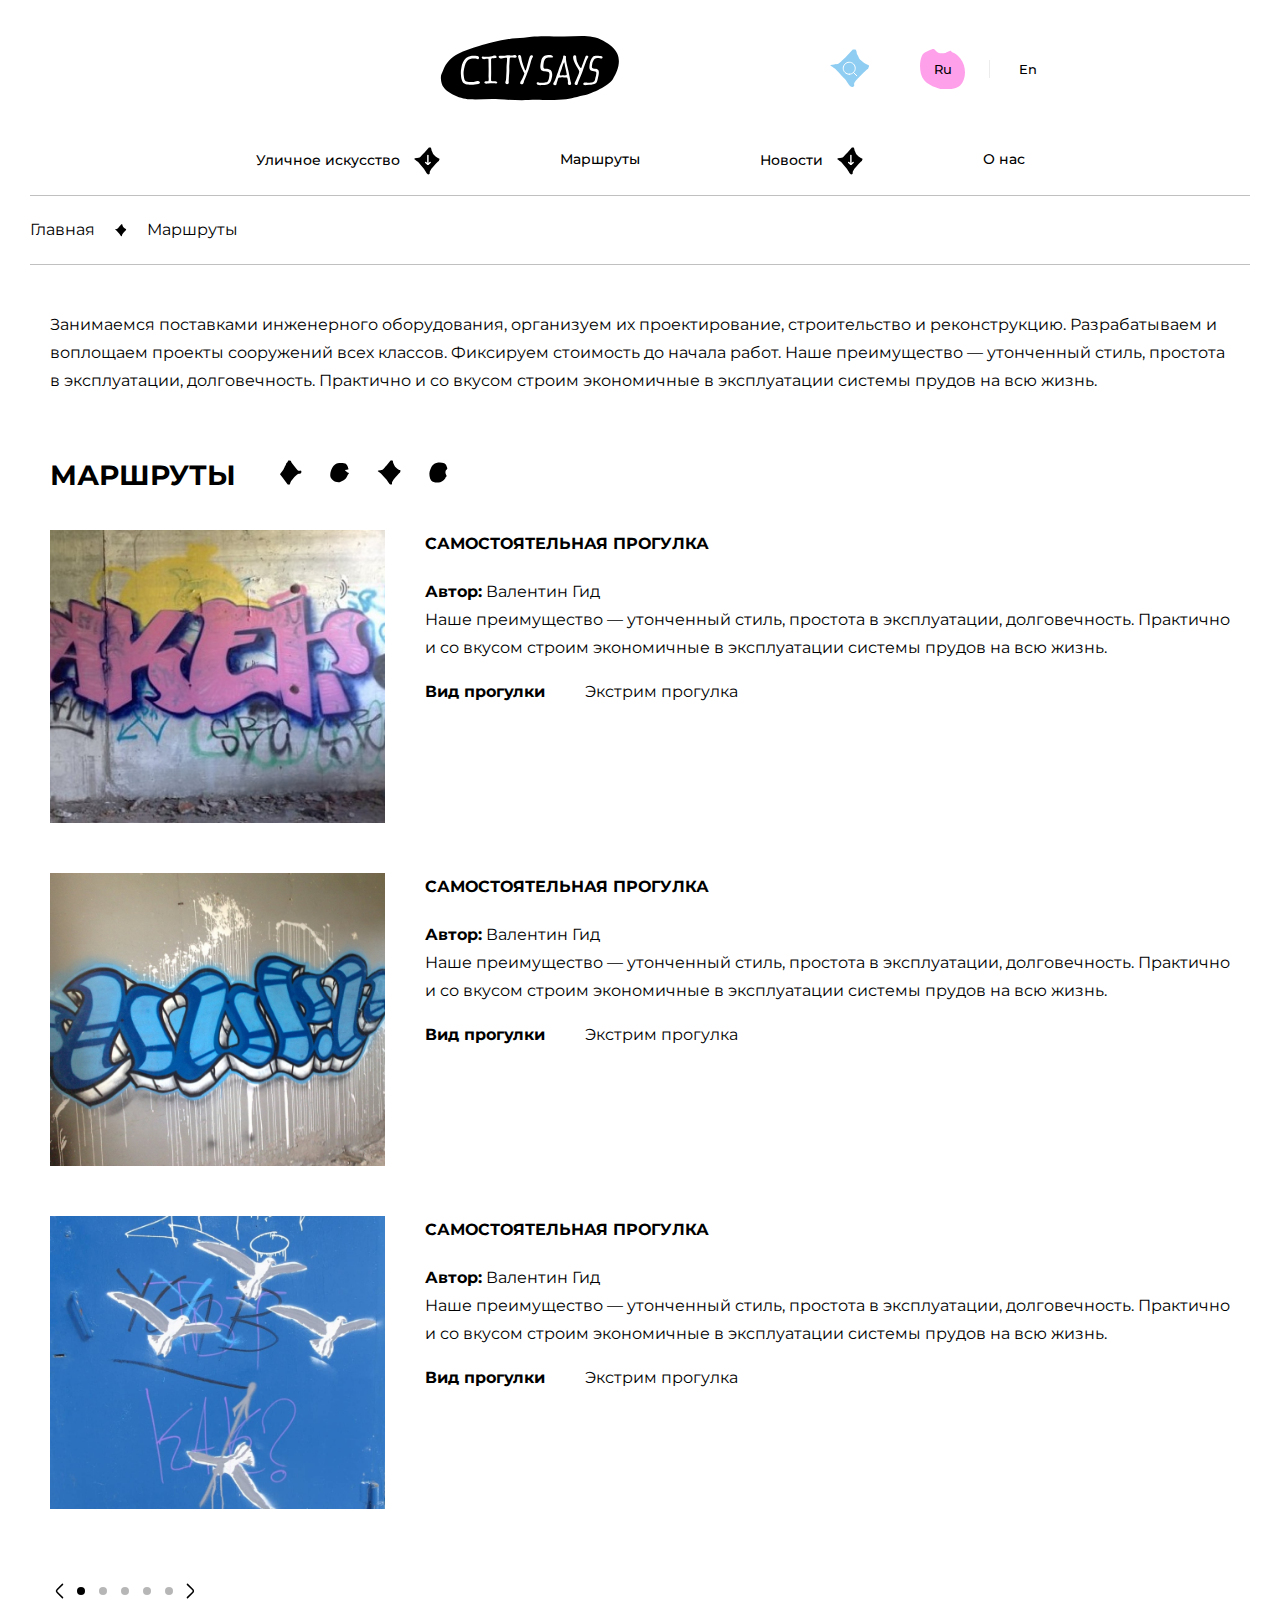
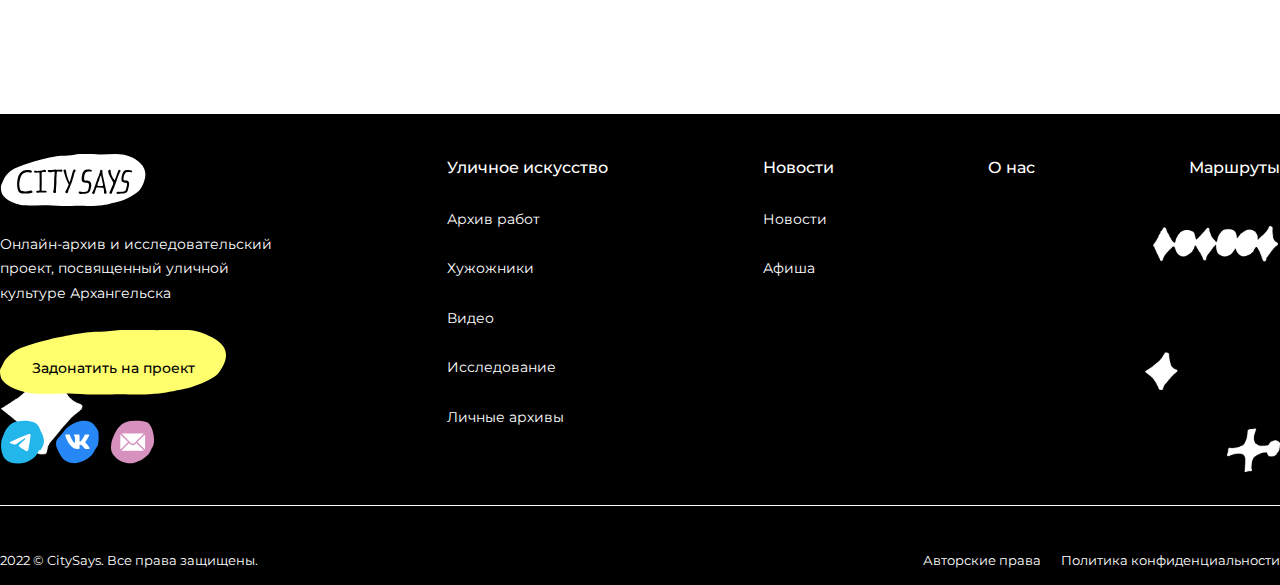
<file: direction.html>
<!DOCTYPE html>
<html lang="en">
<head>
    <meta charset="UTF-8">
    <meta name="viewport" content="width=device-width, initial-scale=1.0">
    <title>Art</title>
    <link rel="stylesheet" href="styles.css">
    <link rel="stylesheet" href="about.css">
    <link rel="stylesheet" href="direction.css">
</head>
<body>
    <!-- Header -->
    <header class='header'>
        <div class='first-level'>
            <div class='logo'>
                <a href="index.html"class="header-logo">
                    <img
                        class="header-logo-image"
                        src="./img/header-logo.svg"
                        alt="Logo"
                        width='180'
                        height='65'
                        loading='lazy'
                    >
                </a>
            </div>
            <div class='search-and-language'>
                <div class='search'>
                    <img
                        class='icon-search'
                        src="./icons/search.svg"
                        alt="icon of search"
                        width='18' height='18' loading='lazy'
                    >
                </div>
                <div class='language'>
                    <p class='language-ru'>Ru</p>
                    <p class='language-en'>En</p>
                </div>
            </div>
        </div>

        <div class='second-level'>
            <nav class="header-menu">
            <ul class="header-menu-list">
                <li class="header-menu-item icon">
                    <a href="./index.html" class="header-menu-link">Уличное искусство</a>
                </li>
                <li class="header-menu-item">
                    <a href="./direction.html" class="header-menu-link">Маршруты</a>
                </li>
                <li class="header-menu-item icon">
                    <a href="./news.html" class="header-menu-link">Новости</a>
                </li>
                <li class="header-menu-item">
                    <a href="./about.html" class="header-menu-link">О нас</a>
                </li>
            </ul>
            </nav>
        </div>

        <div class='third-level'>
            <ul class='breadcrumbs-list'>
                <li class='breadcrumbs-item'>
                    <a href="index.html" class="breadcrumbs-link">Главная</a>
                </li>

                <img
                    class='icon-breadcrumbs'
                    src="./icons/icon-breadcrumbs.svg"
                    alt=""
                    width='12' height='13' loading='lazy'
                >

                <li class='breadcrumbs-item'>
                    <a href="direction.html" class="breadcrumbs-link">Маршруты</a>
                </li>
            </ul>
        </div>
    </header>

    <!-- Header mobil -->
    <header class='header-mobil-page'>
        <div class='container-mobil'>
            <div class='logo-mobil'>
                <a href="index.html"class="header-logo-mobil">
                    <img
                        class="header-logo-image-mobil"
                        src="./img/header-logo.svg"
                        alt="Logo"
                        width='92'
                        height='33'
                        loading='lazy'
                    >
                </a>
            </div>

            <div class='language-mobil'>
                <p class='language-ru-mobil'>Ru</p>
                <p class='language-en-mobil'>En</p>
            </div>

            <div class='burger'>
                <button
                    class="header-burger-button"
                    type='button'
                    title='Open menu'
                >
                    <span class="header-burger-button-line"></span>
                    <span class="header-burger-button-line"></span>
                    <span class="header-burger-button-line"></span>
                </button>
            </div>
        </div>

        <div class='third-level'>
            <ul class='breadcrumbs-list'>
                <li class='breadcrumbs-item'>
                    <a href="index.html" class="breadcrumbs-link">Главная</a>
                </li>

                <img
                    class='icon-breadcrumbs'
                    src="./icons/icon-breadcrumbs.svg"
                    alt=""
                    width='12' height='13' loading='lazy'
                >

                <li class='breadcrumbs-item'>
                    <a href="direction.html" class="breadcrumbs-link">Маршруты</a>
                </li>
            </ul>
        </div>
    </header>

    <main>
        <!-- About -->
        <section class='about-project'>
            <div class='content-project'>
                <p>Занимаемся поставками инженерного оборудования, организуем их проектирование, строительство и реконструкцию. Разрабатываем и воплощаем проекты сооружений всех классов. Фиксируем стоимость до начала работ. Наше преимущество — утонченный стиль, простота в эксплуатации, долговечность. Практично и со вкусом строим экономичные в эксплуатации системы прудов на всю жизнь.
                </p>
            </div>
            </div>
        </section>

        <!-- Direction -->
        <section class='directions'>
            <div class='container-direction'>
                <h2 class='directions-title title-first-medium'>Маршруты</h2>

                <ul class='directions-list'>
                    <li class='directions-item'>
                        <img
                            class='direction-item-img'
                            src="./img/direction/1.png"
                            alt=""
                            width='400' height='350' loading='lazy'
                        >

                        <div class='direction-description'>
                            <h4 class='direction-title'>Самостоятельная прогулка</h4>

                            <p class='direction-author'><b>Автор:</b> Валентин Гид</p>

                            <p class='direction-description-text'>Наше преимущество — утонченный стиль, простота в эксплуатации, долговечность. Практично и со вкусом строим экономичные в эксплуатации системы прудов на всю жизнь.</p>

                            <div class='direction-type'>
                                <p><b>Вид прогулки</b></p>
                                <p>Экстрим прогулка</p>
                            </div>
                        </div>
                    </li>

                    <li class='directions-item'>
                        <img
                            class='direction-item-img'
                            src="./img/direction/2.png"
                            alt=""
                            width='400' height='350' loading='lazy'
                        >

                        <div class='direction-description'>
                            <h4 class='direction-title'>Самостоятельная прогулка</h4>

                            <p class='direction-author'><b>Автор:</b> Валентин Гид</p>

                            <p class='direction-description-text'>Наше преимущество — утонченный стиль, простота в эксплуатации, долговечность. Практично и со вкусом строим экономичные в эксплуатации системы прудов на всю жизнь.</p>
                            
                            <div class='direction-type'>
                                <p><b>Вид прогулки</b></p>
                                <p>Экстрим прогулка</p>
                            </div>
                        </div>
                    </li>

                    <li class='directions-item'>
                        <img
                            class='direction-item-img'
                            src="./img/direction/3.png"
                            alt=""
                            width='400' height='350' loading='lazy'
                        >

                        <div class='direction-description'>
                            <h4 class='direction-title'>Самостоятельная прогулка</h4>

                            <p class='direction-author'><b>Автор:</b> Валентин Гид</p>

                            <p class='direction-description-text'>Наше преимущество — утонченный стиль, простота в эксплуатации, долговечность. Практично и со вкусом строим экономичные в эксплуатации системы прудов на всю жизнь.</p>
                            
                            <div class='direction-type'>
                                <p><b>Вид прогулки</b></p>
                                <p>Экстрим прогулка</p>
                            </div>
                        </div>
                    </li>
                </ul>

                <div class="banner-pagination">
                        <ul class="banner-pagination-list">
                            <li class="banner-pagination-item">
                                <button
                                    class="banner-pagination-button is-current"
                                    type='button'>
                                </button>
                            </li>
                            <li class="banner-pagination-item">
                                <button
                                    class="banner-pagination-button" type='button'>
                                </button>
                            </li>
                            <li class="banner-pagination-item">
                                <button
                                    class="banner-pagination-button" type='button'>
                                </button>
                            </li>
                            <li class="banner-pagination-item">
                                <button
                                    class="banner-pagination-button" type='button'>
                                </button>
                            </li>
                            <li class="banner-pagination-item">
                                <button
                                    class="banner-pagination-button" type='button'>
                                </button>
                            </li>
                        </ul>
                    </div>
            </div>
        </section>
    </main>

    <!-- Footer -->
    <footer class='footer'>
        <div class='footer-container'>
            <div class='footer-first-level'>

                <div class='footer-column-first'>
                    <div class='logo-footer'>
                        <a href="index.html"class="footer-logo">
                            <img
                                class="header-logo-image"
                                src="./img/footer-logo.svg"
                                alt="Logo"
                                width='147' height='53' loading='lazy'
                            >
                        </a>
                    </div>

                    <p class='footer-text'>Онлайн-архив и исследовательский проект, посвященный уличной культуре Архангельска</p>

                    <button class='button yellow-button'>
                        Задонатить на проект
                    </button>

                    <ul class="footer-soc1als-list">
                            <li class="footer-soc1als-item">
                                <a class="footer-soc1als-link" href="/" target="_blank">
                                    <img 
                                        class='social-icon'
                                        src="./icons/telegram.svg" alt="insta-icon" width="45" height="45" loading="lazy">
                                </a>
                            </li>

                            <li class="footer-soc1als-item">
                                <a class="footer-soc1als-link" href="/" target="_blank">
                                    <img 
                                        class='social-icon'
                                        src="./icons/vk.svg" alt="insta-icon" width="45" height="45" loading="lazy">
                                </a>
                            </li>
                            <li class="footer-soc1als-item">
                                <a class="footer-soc1als-link" href="/" target="_blank">
                                    <img 
                                        class='social-icon'
                                        src="./icons/email.svg" alt="vk-icon" width="45" height="45" loading="lazy">
                                </a>
                            </li>
                    </ul>

                </div>

                <div class='footer-column-second'>
                    <a class='footer-title' href="./street-art.html">Уличное искусство</a>

                    <a class='footer-subtitle' href="./street/archive.html">Архив работ</a>
                    <a class='footer-subtitle' href="./street/artists.html">Хужожники</a>
                    <a class='footer-subtitle' href="./street/video.html">Видео</a>
                    <a class='footer-subtitle' href="./street/research.html">Исследование</a>
                    <a class='footer-subtitle' href="./street/personal_archives.html">Личные архивы</a>
                </div>

                <div class='footer-column-third'>
                    <a class='footer-title' href="news.html">Новости</a>

                    <a class='footer-subtitle' href="news.html">Новости</a>
                    <a class='footer-subtitle' href="./news/afisha.html">Афиша</a>
                </div>

                <div class='footer-column-fourth'>
                    <a class='footer-title' href="./about.html">О нас</a>
                </div>

                <div class='footer-column-fifth'>
                    <a class='footer-title' href="./direction.html">Маршруты</a>
                </div>

            </div>

            <div class='footer-second-level'>
                <p>2022 © CitySays. Все права защищены.</p>

                <div class='other'>
                    <p>Авторские права</p>
                    <p>Политика конфиденциальности</p>
                </div>
            </div>
            
        </div>
    </footer>

    <!-- Footer-mobil -->
    <footer class='footer-mobil'>
        <div class='footer-container-mobil'>
                <div class='footer-first-block'>
                    <div class='logo-footer'>
                        <a href="index.html"class="footer-logo">
                            <img
                                class="header-logo-image"
                                src="./img/footer-logo.svg"
                                alt="Logo"
                                width='147' height='53' loading='lazy'
                            >
                        </a>
                    </div>

                    <p class='footer-text'>Онлайн-архив и исследовательский проект, посвященный уличной культуре Архангельска</p>

                    <button class='button yellow-button'>
                        Задонатить на проект
                    </button>

                    <ul class="footer-soc1als-list">
                            <li class="footer-soc1als-item">
                                <a class="footer-soc1als-link" href="/" target="_blank">
                                    <img 
                                        class='social-icon'
                                        src="./icons/telegram.svg" alt="insta-icon" width="45" height="45" loading="lazy">
                                </a>
                            </li>

                            <li class="footer-soc1als-item">
                                <a class="footer-soc1als-link" href="/" target="_blank">
                                    <img 
                                        class='social-icon'
                                        src="./icons/vk.svg" alt="insta-icon" width="45" height="45" loading="lazy">
                                </a>
                            </li>
                            <li class="footer-soc1als-item">
                                <a class="footer-soc1als-link" href="/" target="_blank">
                                    <img 
                                        class='social-icon'
                                        src="./icons/email.svg" alt="vk-icon" width="45" height="45" loading="lazy">
                                </a>
                            </li>
                    </ul>

                </div>

                <div class='footer-second-block'>
                    <div class='first-column'>
                        <a class='footer-title' href="./street-art.html">Уличное искусство</a>
                        <a class='footer-subtitle' href="./street/archive.html">Архив работ</a>
                        <a class='footer-subtitle' href="./street/artists.html">Хужожники</a>
                        <a class='footer-subtitle' href="./street/video.html">Видео</a>
                        <a class='footer-subtitle' href="./street/research.html">Исследование</a>
                        <a class='footer-subtitle' href="./street/personal_archives.html">Личные архивы</a>
                    </div>

                    <div class='second-column'>
                        <a class='footer-title' href="./news.html">Новости</a>
                        <a class='footer-subtitle' href="news.html">Новости</a>
                        <a class='footer-subtitle' href="./news/afisha.html">Афиша</a>

                        <a class='footer-title' href="./about.html">О нас</a>

                        <a class='footer-title' href="./direction.html">Маршруты</a>
                    </div>
                </div>

                <div class='footer-third-block'>
                    <p>2022 © CitySays. Все права защищены.</p>
                    <p>Авторские права</p>
                    <p>Политика конфиденциальности</p>
                </div>
        </div>
    </footer>
</body>
</html>
</file>
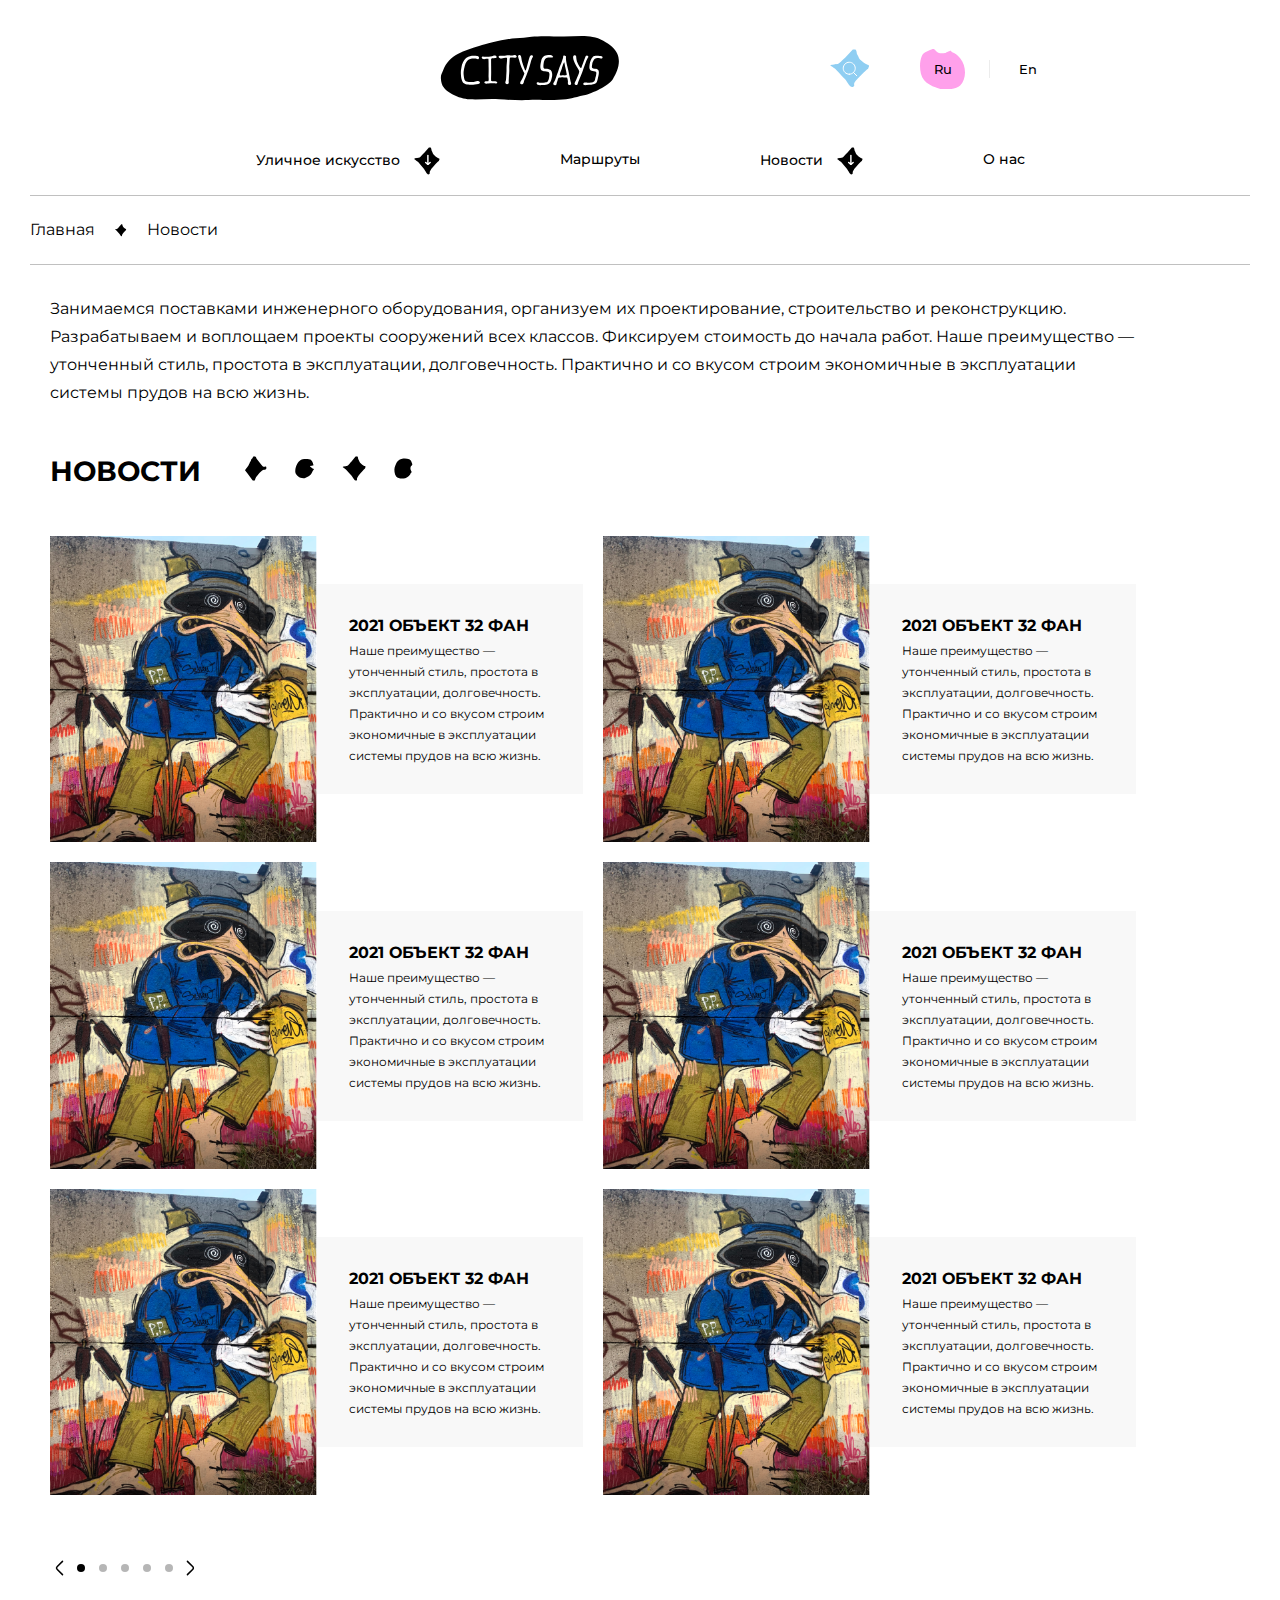
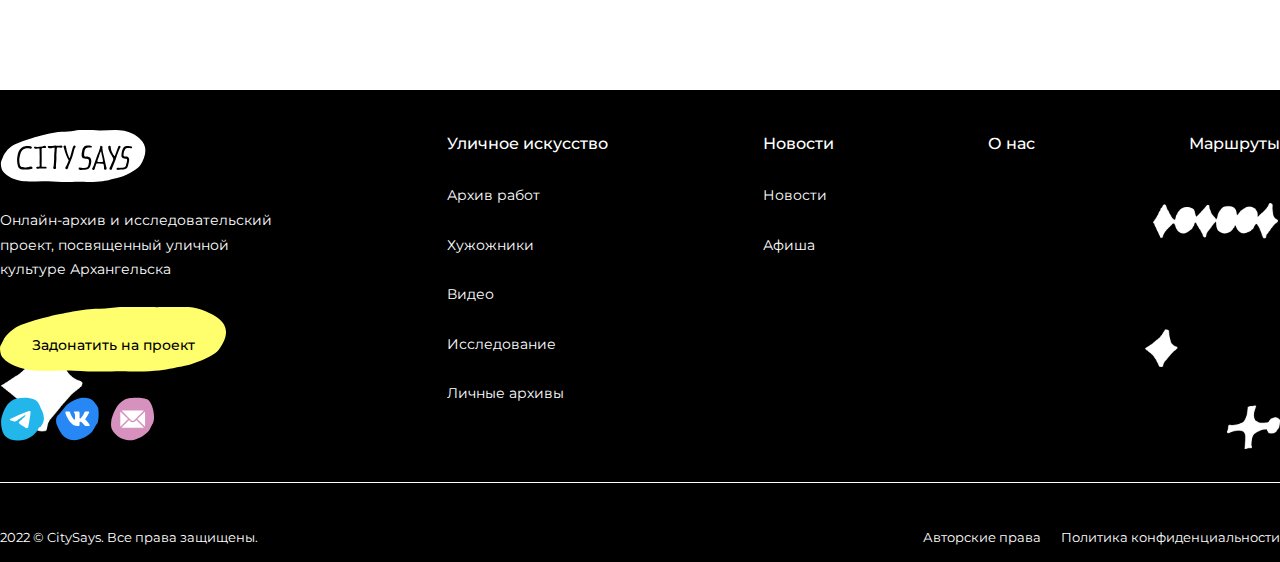
<file: news.html>
<!DOCTYPE html>
<html lang="en">
<head>
    <meta charset="UTF-8">
    <meta name="viewport" content="width=device-width, initial-scale=1.0">
    <title>Art</title>
    <link rel="stylesheet" href="styles.css">
    <link rel="stylesheet" href="about.css">
    <link rel="stylesheet" href="news.css">
</head>
<body>
    <!-- Header -->
    <header class='header'>
        <div class='first-level'>
            <div class='logo'>
                <a href="./index.html"class="header-logo">
                    <img
                        class="header-logo-image"
                        src="./img/header-logo.svg"
                        alt="Logo"
                        width='180'
                        height='65'
                        loading='lazy'
                    >
                </a>
            </div>
            <div class='search-and-language'>
                <div class='search'>
                    <img
                        class='icon-search'
                        src="./icons/search.svg"
                        alt="icon of search"
                        width='18' height='18' loading='lazy'
                    >
                </div>
                <div class='language'>
                    <p class='language-ru'>Ru</p>
                    <p class='language-en'>En</p>
                </div>
            </div>
        </div>

        <div class='second-level'>
            <nav class="header-menu">
            <ul class="header-menu-list">
                <li class="header-menu-item icon">
                    <a href="./index.html" class="header-menu-link">Уличное искусство</a>
                </li>
                <li class="header-menu-item">
                    <a href="./direction.html" class="header-menu-link">Маршруты</a>
                </li>
                <li class="header-menu-item icon">
                    <a href="./news.html" class="header-menu-link">Новости</a>
                </li>
                <li class="header-menu-item">
                    <a href="./about.html" class="header-menu-link">О нас</a>
                </li>
            </ul>
            </nav>
        </div>

        <div class='third-level'>
            <ul class='breadcrumbs-list'>
                <li class='breadcrumbs-item'>
                    <a href="index.html" class="breadcrumbs-link">Главная</a>
                </li>

                <img
                    class='icon-breadcrumbs'
                    src="./icons/icon-breadcrumbs.svg"
                    alt=""
                    width='12' height='13' loading='lazy'
                >

                <li class='breadcrumbs-item'>
                    <a href="./news.html" class="breadcrumbs-link">Новости</a>
                </li>
            </ul>
        </div>
    </header>

    <!-- Header mobil -->
    <header class='header-mobil-page'>
        <div class='container-mobil'>
            <div class='logo-mobil'>
                <a href="./index.html"class="header-logo-mobil">
                    <img
                        class="header-logo-image-mobil"
                        src="./img/header-logo.svg"
                        alt="Logo"
                        width='92'
                        height='33'
                        loading='lazy'
                    >
                </a>
            </div>

            <div class='language-mobil'>
                <p class='language-ru-mobil'>Ru</p>
                <p class='language-en-mobil'>En</p>
            </div>

            <div class='burger'>
                <button
                    class="header-burger-button"
                    type='button'
                    title='Open menu'
                >
                    <span class="header-burger-button-line"></span>
                    <span class="header-burger-button-line"></span>
                    <span class="header-burger-button-line"></span>
                </button>
            </div>
        </div>

        <div class='third-level'>
            <ul class='breadcrumbs-list'>
                <li class='breadcrumbs-item'>
                    <a href="index.html" class="breadcrumbs-link">Главная</a>
                </li>

                <img
                    class='icon-breadcrumbs'
                    src="./icons/icon-breadcrumbs.svg"
                    alt=""
                    width='12' height='13' loading='lazy'
                >

                <li class='breadcrumbs-item'>
                    <a href="about.html" class="breadcrumbs-link">Новости</a>
                </li>
            </ul>
        </div>
    </header>
    
    <main>
        <section class='about-news'>
            <div class='about-news-container'>
                <p class='about-news-text'>Занимаемся поставками инженерного оборудования, организуем их проектирование, строительство и реконструкцию. Разрабатываем и воплощаем проекты сооружений всех классов. Фиксируем стоимость до начала работ. Наше преимущество — утонченный стиль, простота в эксплуатации, долговечность. Практично и со вкусом строим экономичные в эксплуатации системы прудов на всю жизнь.
                </p>
            </div>
        </section>

        <section class='news'>
            <div class='news-container'>
                <h2 class='news-title title-first-medium'>Новости</h2>

                <div class='news-card'>
                    <ul class='news-card-list'>
                        <li class='news-item'>
                            <img
                                src="./img/1.png"
                                alt="Graffiti on the wall in the form of a duck in clothes"
                                width='400' height='460' loading='lazy'
                            >

                            <div class='news-description'>
                                <h3 class='card-title title-small'>2021 Объект 32 ФАН</h3>
                                <p class='news-card-text'>Наше преимущество — утонченный стиль, простота в эксплуатации, долговечность. Практично и со вкусом строим экономичные в эксплуатации системы прудов на всю жизнь.</p>
                            </div>
                        </li>

                        <li class='news-item'>
                            <img
                                src="./img/1.png"
                                alt="Graffiti on the wall in the form of a duck in clothes"
                                width='400' height='460' loading='lazy'
                            >

                            <div class='news-description'>
                                <h3 class='card-title title-small'>2021 Объект 32 ФАН</h3>
                                <p class='news-card-text'>Наше преимущество — утонченный стиль, простота в эксплуатации, долговечность. Практично и со вкусом строим экономичные в эксплуатации системы прудов на всю жизнь.</p>
                            </div>
                        </li>

                        <li class='news-item'>
                            <img
                                src="./img/1.png"
                                alt="Graffiti on the wall in the form of a duck in clothes"
                                width='400' height='460' loading='lazy'
                            >

                            <div class='news-description'>
                                <h3 class='card-title title-small'>2021 Объект 32 ФАН</h3>
                                <p class='news-card-text'>Наше преимущество — утонченный стиль, простота в эксплуатации, долговечность. Практично и со вкусом строим экономичные в эксплуатации системы прудов на всю жизнь.</p>
                            </div>
                        </li>

                        <li class='news-item'>
                            <img
                                src="./img/1.png"
                                alt="Graffiti on the wall in the form of a duck in clothes"
                                width='400' height='460' loading='lazy'
                            >

                            <div class='news-description'>
                                <h3 class='card-title title-small'>2021 Объект 32 ФАН</h3>
                                <p class='news-card-text'>Наше преимущество — утонченный стиль, простота в эксплуатации, долговечность. Практично и со вкусом строим экономичные в эксплуатации системы прудов на всю жизнь.</p>
                            </div>
                        </li>

                        <li class='news-item'>
                            <img
                                src="./img/1.png"
                                alt="Graffiti on the wall in the form of a duck in clothes"
                                width='400' height='460' loading='lazy'
                            >

                            <div class='news-description'>
                                <h3 class='card-title title-small'>2021 Объект 32 ФАН</h3>
                                <p class='news-card-text'>Наше преимущество — утонченный стиль, простота в эксплуатации, долговечность. Практично и со вкусом строим экономичные в эксплуатации системы прудов на всю жизнь.</p>
                            </div>
                        </li>

                        <li class='news-item'>
                            <img
                                src="./img/1.png"
                                alt="Graffiti on the wall in the form of a duck in clothes"
                                width='400' height='460' loading='lazy'
                            >

                            <div class='news-description'>
                                <h3 class='card-title title-small'>2021 Объект 32 ФАН</h3>
                                <p class='news-card-text'>Наше преимущество — утонченный стиль, простота в эксплуатации, долговечность. Практично и со вкусом строим экономичные в эксплуатации системы прудов на всю жизнь.</p>
                            </div>
                        </li>
                    </ul>
                </div>

                <div class="banner-pagination">
                        <ul class="banner-pagination-list">
                            <li class="banner-pagination-item">
                                <button
                                    class="banner-pagination-button is-current"
                                    type='button'>
                                </button>
                            </li>
                            <li class="banner-pagination-item">
                                <button
                                    class="banner-pagination-button" type='button'>
                                </button>
                            </li>
                            <li class="banner-pagination-item">
                                <button
                                    class="banner-pagination-button" type='button'>
                                </button>
                            </li>
                            <li class="banner-pagination-item">
                                <button
                                    class="banner-pagination-button" type='button'>
                                </button>
                            </li>
                            <li class="banner-pagination-item">
                                <button
                                    class="banner-pagination-button" type='button'>
                                </button>
                            </li>
                        </ul>
                </div>
            </div>
        </section>

        <section class='news-mobil'>
            <div class='news-container-mobil'>
                <h2 class='news-title title-first-medium'>Новости</h2>

                <div class='news-card-mobil '>
                    <ul class='news-card-list-mobil container-wide'>
                        <li class='news-item-mobil'>
                            <img
                                class='news-img'
                                src="./img/1.png"
                                alt="Graffiti on the wall in the form of a duck in clothes"
                                width='400' height='460' loading='lazy'
                            >
                            <div class='card-description-mobil'>
                                <h3 class='card-title title-small'>2021 Объект 32 ФАН</h3>
                                <p class='card-text'>Наше преимущество — утонченный стиль, простота в эксплуатации, долговечность. Практично и со вкусом строим экономичные в эксплуатации системы прудов на всю жизнь.</p>
                            </div>
                        </li>

                        <li class='news-item-mobil'>
                            <img
                                class='news-img'
                                src="./img/1.png"
                                alt="Graffiti on the wall in the form of a duck in clothes"
                                width='400' height='460' loading='lazy'
                            >
                            <div class='card-description-mobil'>
                                <h3 class='card-title title-small'>2021 Объект 32 ФАН</h3>
                                <p class='card-text'>Наше преимущество — утонченный стиль, простота в эксплуатации, долговечность. Практично и со вкусом строим экономичные в эксплуатации системы прудов на всю жизнь.</p>
                            </div>
                        </li>

                        <li class='news-item-mobil'>
                            <img
                                class='news-img'
                                src="./img/1.png"
                                alt="Graffiti on the wall in the form of a duck in clothes"
                                width='400' height='460' loading='lazy'
                            >
                            <div class='card-description-mobil'>
                                <h3 class='card-title title-small'>2021 Объект 32 ФАН</h3>
                                <p class='card-text'>Наше преимущество — утонченный стиль, простота в эксплуатации, долговечность. Практично и со вкусом строим экономичные в эксплуатации системы прудов на всю жизнь.</p>
                            </div>
                        </li>

                        <li class='news-item-mobil'>
                            <img
                                class='news-img'
                                src="./img/1.png"
                                alt="Graffiti on the wall in the form of a duck in clothes"
                                width='400' height='460' loading='lazy'
                            >
                            <div class='card-description-mobil'>
                                <h3 class='card-title title-small'>2021 Объект 32 ФАН</h3>
                                <p class='card-text'>Наше преимущество — утонченный стиль, простота в эксплуатации, долговечность. Практично и со вкусом строим экономичные в эксплуатации системы прудов на всю жизнь.</p>
                            </div>
                        </li>

                        <li class='news-item-mobil'>
                            <img
                                class='news-img'
                                src="./img/1.png"
                                alt="Graffiti on the wall in the form of a duck in clothes"
                                width='400' height='460' loading='lazy'
                            >
                            <div class='card-description-mobil'>
                                <h3 class='card-title title-small'>2021 Объект 32 ФАН</h3>
                                <p class='card-text'>Наше преимущество — утонченный стиль, простота в эксплуатации, долговечность. Практично и со вкусом строим экономичные в эксплуатации системы прудов на всю жизнь.</p>
                            </div>
                        </li>

                        <li class='news-item-mobil'>
                            <img
                                class='news-img'
                                src="./img/1.png"
                                alt="Graffiti on the wall in the form of a duck in clothes"
                                width='400' height='460' loading='lazy'
                            >
                            <div class='card-description-mobil'>
                                <h3 class='card-title title-small'>2021 Объект 32 ФАН</h3>
                                <p class='card-text'>Наше преимущество — утонченный стиль, простота в эксплуатации, долговечность. Практично и со вкусом строим экономичные в эксплуатации системы прудов на всю жизнь.</p>
                            </div>
                        </li>
                        
                    </ul>
                </div>
                </div>

        </section>
    </main>

    <!-- Footer -->
    <footer class='footer'>
        <div class='footer-container'>
            <div class='footer-first-level'>

                <div class='footer-column-first'>
                    <div class='logo-footer'>
                        <a href="./index.html"class="footer-logo">
                            <img
                                class="header-logo-image"
                                src="./img/footer-logo.svg"
                                alt="Logo"
                                width='147' height='53' loading='lazy'
                            >
                        </a>
                    </div>

                    <p class='footer-text'>Онлайн-архив и исследовательский проект, посвященный уличной культуре Архангельска</p>

                    <button class='button yellow-button'>
                        Задонатить на проект
                    </button>

                    <ul class="footer-soc1als-list">
                            <li class="footer-soc1als-item">
                                <a class="footer-soc1als-link" href="/" target="_blank">
                                    <img 
                                        class='social-icon'
                                        src="./icons/telegram.svg" alt="insta-icon" width="45" height="45" loading="lazy">
                                </a>
                            </li>

                            <li class="footer-soc1als-item">
                                <a class="footer-soc1als-link" href="/" target="_blank">
                                    <img 
                                        class='social-icon'
                                        src="./icons/vk.svg" alt="insta-icon" width="45" height="45" loading="lazy">
                                </a>
                            </li>
                            <li class="footer-soc1als-item">
                                <a class="footer-soc1als-link" href="/" target="_blank">
                                    <img 
                                        class='social-icon'
                                        src="./icons/email.svg" alt="vk-icon" width="45" height="45" loading="lazy">
                                </a>
                            </li>
                    </ul>

                </div>

                <div class='footer-column-second'>
                    <a class='footer-title' href="./index.html">Уличное искусство</a>

                    <a class='footer-subtitle' href="./street/archive.html">Архив работ</a>
                    <a class='footer-subtitle' href="./street/artists.html">Хужожники</a>
                    <a class='footer-subtitle' href="./street/video.html">Видео</a>
                    <a class='footer-subtitle' href="./street/research.html">Исследование</a>
                    <a class='footer-subtitle' href="./street/personal_archives.html">Личные архивы</a>
                </div>

                <div class='footer-column-third'>
                    <a class='footer-title' href="news.html">Новости</a>

                    <a class='footer-subtitle' href="news.html">Новости</a>
                    <a class='footer-subtitle' href="news/afisha.html">Афиша</a>
                </div>

                <div class='footer-column-fourth'>
                    <a class='footer-title' href="./about.html">О нас</a>
                </div>

                <div class='footer-column-fifth'>
                    <a class='footer-title' href="./direction.html">Маршруты</a>
                </div>

            </div>

            <div class='footer-second-level'>
                <p>2022 © CitySays. Все права защищены.</p>

                <div class='other'>
                    <p>Авторские права</p>
                    <p>Политика конфиденциальности</p>
                </div>
            </div>
            
        </div>
    </footer>

    <!-- Footer-mobil -->
    <footer class='footer-mobil'>
        <div class='footer-container-mobil'>
                <div class='footer-first-block'>
                    <div class='logo-footer'>
                        <a href="./index.html"class="footer-logo">
                            <img
                                class="header-logo-image"
                                src="./img/footer-logo.svg"
                                alt="Logo"
                                width='147' height='53' loading='lazy'
                            >
                        </a>
                    </div>

                    <p class='footer-text'>Онлайн-архив и исследовательский проект, посвященный уличной культуре Архангельска</p>

                    <button class='button yellow-button'>
                        Задонатить на проект
                    </button>

                    <ul class="footer-soc1als-list">
                            <li class="footer-soc1als-item">
                                <a class="footer-soc1als-link" href="/" target="_blank">
                                    <img 
                                        class='social-icon'
                                        src="./icons/telegram.svg" alt="insta-icon" width="45" height="45" loading="lazy">
                                </a>
                            </li>

                            <li class="footer-soc1als-item">
                                <a class="footer-soc1als-link" href="/" target="_blank">
                                    <img 
                                        class='social-icon'
                                        src="./icons/vk.svg" alt="insta-icon" width="45" height="45" loading="lazy">
                                </a>
                            </li>
                            <li class="footer-soc1als-item">
                                <a class="footer-soc1als-link" href="/" target="_blank">
                                    <img 
                                        class='social-icon'
                                        src="./icons/email.svg" alt="vk-icon" width="45" height="45" loading="lazy">
                                </a>
                            </li>
                    </ul>

                </div>

                <div class='footer-second-block'>
                    <div class='first-column'>
                        <a class='footer-title' href="./street-art.html">Уличное искусство</a>
                        <a class='footer-subtitle' href="./street/archive.html">Архив работ</a>
                        <a class='footer-subtitle' href="./street/artists.html">Хужожники</a>
                        <a class='footer-subtitle' href="./street/video.html">Видео</a>
                        <a class='footer-subtitle' href="./street/research.html">Исследование</a>
                        <a class='footer-subtitle' href="./street/personal_archives.html">Личные архивы</a>
                    </div>

                    <div class='second-column'>
                        <a class='footer-title' href="./news.html">Новости</a>
                        <a class='footer-subtitle' href="news.html">Новости</a>
                        <a class='footer-subtitle' href="./news/afisha.html">Афиша</a>

                        <a class='footer-title' href="./about.html">О нас</a>

                        <a class='footer-title' href="./direction.html">Маршруты</a>
                    </div>
                </div>

                <div class='footer-third-block'>
                    <p>2022 © CitySays. Все права защищены.</p>
                    <p>Авторские права</p>
                    <p>Политика конфиденциальности</p>
                </div>
        </div>
    </footer>
</body>
</html>
</file>
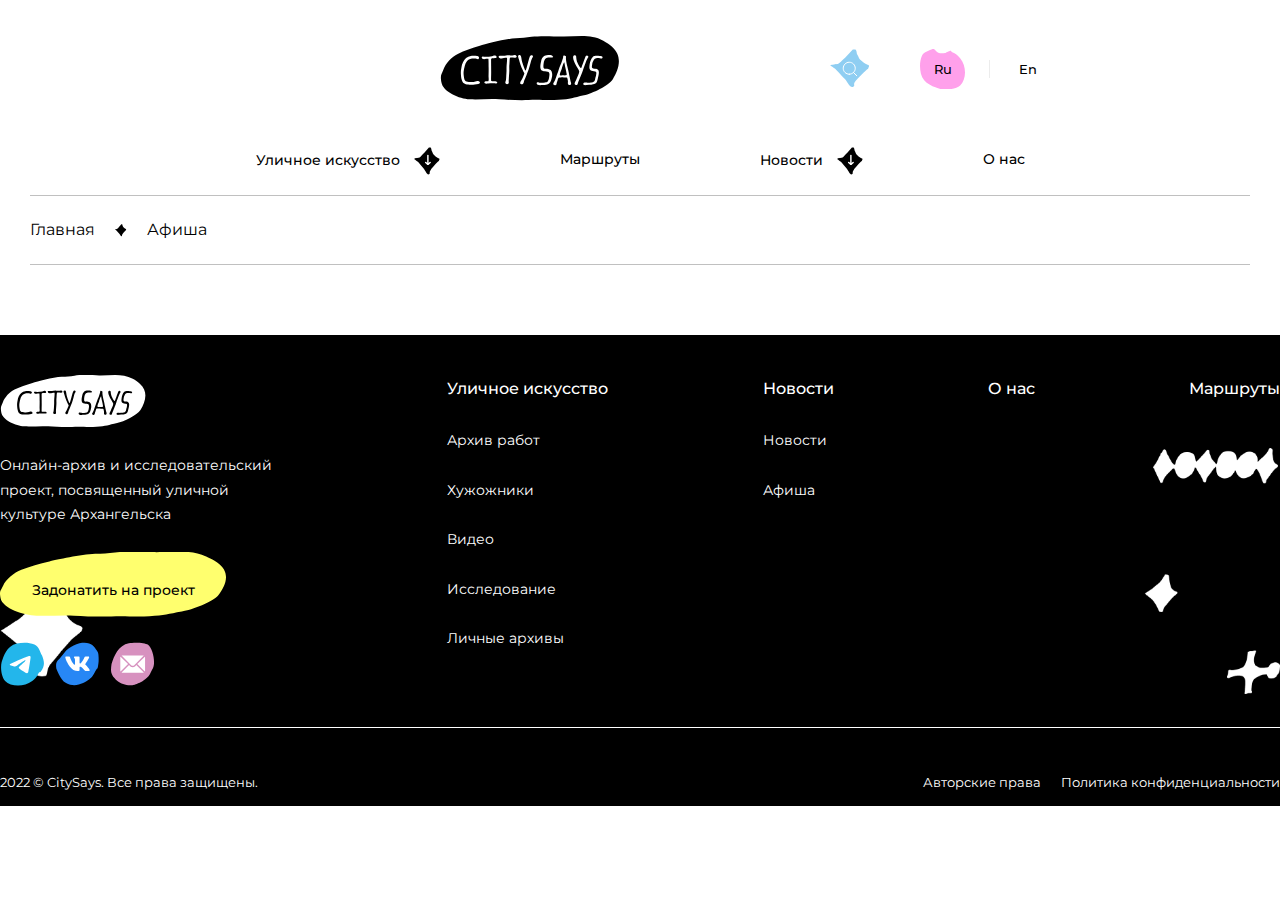
<file: news/afisha.html>
<!DOCTYPE html>
<html lang="en">
<head>
    <meta charset="UTF-8">
    <meta name="viewport" content="width=device-width, initial-scale=1.0">
    <title>Art</title>
    <link rel="stylesheet" href="../styles.css">
    <link rel="stylesheet" href="../about.css">
</head>
<body>
    <!-- Header -->
    <header class='header'>
        <div class='first-level'>
            <div class='logo'>
                <a href="../index.html"class="header-logo">
                    <img
                        class="header-logo-image"
                        src="../img/header-logo.svg"
                        alt="Logo"
                        width='180'
                        height='65'
                        loading='lazy'
                    >
                </a>
            </div>
            <div class='search-and-language'>
                <div class='search'>
                    <img
                        class='icon-search'
                        src="../icons/search.svg"
                        alt="icon of search"
                        width='18' height='18' loading='lazy'
                    >
                </div>
                <div class='language'>
                    <p class='language-ru'>Ru</p>
                    <p class='language-en'>En</p>
                </div>
            </div>
        </div>

        <div class='second-level'>
            <nav class="header-menu">
            <ul class="header-menu-list">
                <li class="header-menu-item icon">
                    <a href="./street-art.html" class="header-menu-link">Уличное искусство</a>
                </li>
                <li class="header-menu-item">
                    <a href="./direction.html" class="header-menu-link">Маршруты</a>
                </li>
                <li class="header-menu-item icon">
                    <a href="./news.html" class="header-menu-link">Новости</a>
                </li>
                <li class="header-menu-item">
                    <a href="./about.html" class="header-menu-link">О нас</a>
                </li>
            </ul>
            </nav>
        </div>

        <div class='third-level'>
            <ul class='breadcrumbs-list'>
                <li class='breadcrumbs-item'>
                    <a href="index.html" class="breadcrumbs-link">Главная</a>
                </li>

                <img
                    class='icon-breadcrumbs'
                    src="../icons/icon-breadcrumbs.svg"
                    alt=""
                    width='12' height='13' loading='lazy'
                >

                <li class='breadcrumbs-item'>
                    <a href="about.html" class="breadcrumbs-link">Афиша</a>
                </li>
            </ul>
        </div>
    </header>

    <!-- Header mobil -->
    <header class='header-mobil-page'>
        <div class='container-mobil'>
            <div class='logo-mobil'>
                <a href="../index.html"class="header-logo-mobil">
                    <img
                        class="header-logo-image-mobil"
                        src="../img/header-logo.svg"
                        alt="Logo"
                        width='92'
                        height='33'
                        loading='lazy'
                    >
                </a>
            </div>

            <div class='language-mobil'>
                <p class='language-ru-mobil'>Ru</p>
                <p class='language-en-mobil'>En</p>
            </div>

            <div class='burger'>
                <button
                    class="header-burger-button"
                    type='button'
                    title='Open menu'
                >
                    <span class="header-burger-button-line"></span>
                    <span class="header-burger-button-line"></span>
                    <span class="header-burger-button-line"></span>
                </button>
            </div>
        </div>

        <div class='third-level'>
            <ul class='breadcrumbs-list'>
                <li class='breadcrumbs-item'>
                    <a href="index.html" class="breadcrumbs-link">Главная</a>
                </li>

                <img
                    class='icon-breadcrumbs'
                    src="./icons/icon-breadcrumbs.svg"
                    alt=""
                    width='12' height='13' loading='lazy'
                >

                <li class='breadcrumbs-item'>
                    <a href="about.html" class="breadcrumbs-link">Афиша</a>
                </li>
            </ul>
        </div>
    </header>

    <main>

    </main>

    <!-- Footer -->
    <footer class='footer'>
        <div class='footer-container'>
            <div class='footer-first-level'>

                <div class='footer-column-first'>
                    <div class='logo-footer'>
                        <a href="../index.html"class="footer-logo">
                            <img
                                class="header-logo-image"
                                src="../img/footer-logo.svg"
                                alt="Logo"
                                width='147' height='53' loading='lazy'
                            >
                        </a>
                    </div>

                    <p class='footer-text'>Онлайн-архив и исследовательский проект, посвященный уличной культуре Архангельска</p>

                    <button class='button yellow-button'>
                        Задонатить на проект
                    </button>

                    <ul class="footer-soc1als-list">
                            <li class="footer-soc1als-item">
                                <a class="footer-soc1als-link" href="/" target="_blank">
                                    <img 
                                        class='social-icon'
                                        src="../icons/telegram.svg" alt="insta-icon" width="45" height="45" loading="lazy">
                                </a>
                            </li>

                            <li class="footer-soc1als-item">
                                <a class="footer-soc1als-link" href="/" target="_blank">
                                    <img 
                                        class='social-icon'
                                        src="../icons/vk.svg" alt="insta-icon" width="45" height="45" loading="lazy">
                                </a>
                            </li>
                            <li class="footer-soc1als-item">
                                <a class="footer-soc1als-link" href="/" target="_blank">
                                    <img 
                                        class='social-icon'
                                        src="../icons/email.svg" alt="vk-icon" width="45" height="45" loading="lazy">
                                </a>
                            </li>
                    </ul>

                </div>

                <div class='footer-column-second'>
                    <a class='footer-title' href="../index.html">Уличное искусство</a>

                    <a class='footer-subtitle' href="../street/archive.html">Архив работ</a>
                    <a class='footer-subtitle' href="../street/artists.html">Хужожники</a>
                    <a class='footer-subtitle' href="../street/video.html">Видео</a>
                    <a class='footer-subtitle' href="../street/research.html">Исследование</a>
                    <a class='footer-subtitle' href="../street/personal_archives.html">Личные архивы</a>
                </div>

                <div class='footer-column-third'>
                    <a class='footer-title' href="../news.html">Новости</a>

                    <a class='footer-subtitle' href="../news.html">Новости</a>
                    <a class='footer-subtitle' href="../news/afisha.html">Афиша</a>
                </div>

                <div class='footer-column-fourth'>
                    <a class='footer-title' href="../about.html">О нас</a>
                </div>

                <div class='footer-column-fifth'>
                    <a class='footer-title' href="../direction.html">Маршруты</a>
                </div>

            </div>

            <div class='footer-second-level'>
                <p>2022 © CitySays. Все права защищены.</p>

                <div class='other'>
                    <p>Авторские права</p>
                    <p>Политика конфиденциальности</p>
                </div>
            </div>
            
        </div>
    </footer>

    <!-- Footer-mobil -->
    <footer class='footer-mobil'>
        <div class='footer-container-mobil'>
                <div class='footer-first-block'>
                    <div class='logo-footer'>
                        <a href="../index.html"class="footer-logo">
                            <img
                                class="header-logo-image"
                                src="../img/footer-logo.svg"
                                alt="Logo"
                                width='147' height='53' loading='lazy'
                            >
                        </a>
                    </div>

                    <p class='footer-text'>Онлайн-архив и исследовательский проект, посвященный уличной культуре Архангельска</p>

                    <button class='button yellow-button'>
                        Задонатить на проект
                    </button>

                    <ul class="footer-soc1als-list">
                            <li class="footer-soc1als-item">
                                <a class="footer-soc1als-link" href="/" target="_blank">
                                    <img 
                                        class='social-icon'
                                        src="../icons/telegram.svg" alt="insta-icon" width="45" height="45" loading="lazy">
                                </a>
                            </li>

                            <li class="footer-soc1als-item">
                                <a class="footer-soc1als-link" href="/" target="_blank">
                                    <img 
                                        class='social-icon'
                                        src="../icons/vk.svg" alt="insta-icon" width="45" height="45" loading="lazy">
                                </a>
                            </li>
                            <li class="footer-soc1als-item">
                                <a class="footer-soc1als-link" href="/" target="_blank">
                                    <img 
                                        class='social-icon'
                                        src="../icons/email.svg" alt="vk-icon" width="45" height="45" loading="lazy">
                                </a>
                            </li>
                    </ul>

                </div>

                <div class='footer-second-block'>
                    <div class='first-column'>
                        <a class='footer-title' href="../street-art.html">Уличное искусство</a>
                        <a class='footer-subtitle' href="../street/archive.html">Архив работ</a>
                        <a class='footer-subtitle' href="../street/artists.html">Хужожники</a>
                        <a class='footer-subtitle' href="../street/video.html">Видео</a>
                        <a class='footer-subtitle' href="../street/research.html">Исследование</a>
                        <a class='footer-subtitle' href="../street/personal_archives.html">Личные архивы</a>
                    </div>

                    <div class='second-column'>
                        <a class='footer-title' href="../news.html">Новости</a>
                        <a class='footer-subtitle' href="../news.html">Новости</a>
                        <a class='footer-subtitle' href="../news/afisha.html">Афиша</a>

                        <a class='footer-title' href="../about.html">О нас</a>

                        <a class='footer-title' href="../direction.html">Маршруты</a>
                    </div>
                </div>

                <div class='footer-third-block'>
                    <p>2022 © CitySays. Все права защищены.</p>
                    <p>Авторские права</p>
                    <p>Политика конфиденциальности</p>
                </div>
        </div>
    </footer>
</body>
</html>
</file>
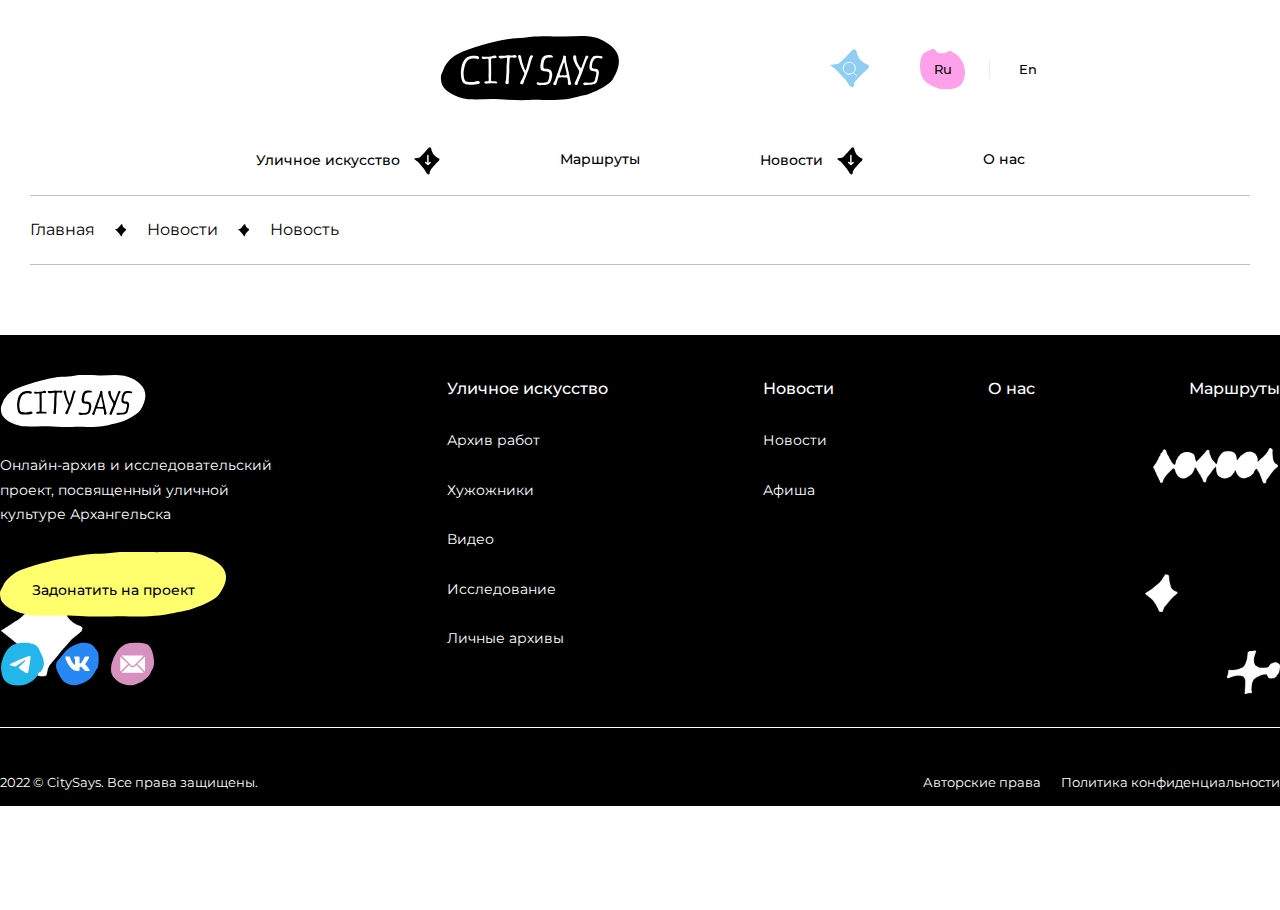
<file: news/new.html>
<!DOCTYPE html>
<html lang="en">
<head>
    <meta charset="UTF-8">
    <meta name="viewport" content="width=device-width, initial-scale=1.0">
    <title>Art</title>
    <link rel="stylesheet" href="../styles.css">
    <link rel="stylesheet" href="../about.css">
</head>
<body>
    <!-- Header -->
    <header class='header'>
        <div class='first-level'>
            <div class='logo'>
                <a href="../index.html"class="header-logo">
                    <img
                        class="header-logo-image"
                        src="../img/header-logo.svg"
                        alt="Logo"
                        width='180'
                        height='65'
                        loading='lazy'
                    >
                </a>
            </div>
            <div class='search-and-language'>
                <div class='search'>
                    <img
                        class='icon-search'
                        src="../icons/search.svg"
                        alt="icon of search"
                        width='18' height='18' loading='lazy'
                    >
                </div>
                <div class='language'>
                    <p class='language-ru'>Ru</p>
                    <p class='language-en'>En</p>
                </div>
            </div>
        </div>

        <div class='second-level'>
            <nav class="header-menu">
            <ul class="header-menu-list">
                <li class="header-menu-item icon">
                    <a href="./street-art.html" class="header-menu-link">Уличное искусство</a>
                </li>
                <li class="header-menu-item">
                    <a href="./direction.html" class="header-menu-link">Маршруты</a>
                </li>
                <li class="header-menu-item icon">
                    <a href="./news.html" class="header-menu-link">Новости</a>
                </li>
                <li class="header-menu-item">
                    <a href="./about.html" class="header-menu-link">О нас</a>
                </li>
            </ul>
            </nav>
        </div>

        <div class='third-level'>
            <ul class='breadcrumbs-list'>
                <li class='breadcrumbs-item'>
                    <a href="../index.html" class="breadcrumbs-link">Главная</a>
                </li>

                <img
                    class='icon-breadcrumbs'
                    src="../icons/icon-breadcrumbs.svg"
                    alt=""
                    width='12' height='13' loading='lazy'
                >

                <li class='breadcrumbs-item'>
                    <a href="../news.html" class="breadcrumbs-link">Новости</a>
                </li>

                <img
                    class='icon-breadcrumbs'
                    src="../icons/icon-breadcrumbs.svg"
                    alt=""
                    width='12' height='13' loading='lazy'
                >

                <li class='breadcrumbs-item'>
                    <a href="../news.html" class="breadcrumbs-link">Новость</a>
                </li>
            </ul>
        </div>
    </header>

    <!-- Header mobil -->
    <header class='header-mobil-page'>
        <div class='container-mobil'>
            <div class='logo-mobil'>
                <a href="../index.html"class="header-logo-mobil">
                    <img
                        class="header-logo-image-mobil"
                        src="../img/header-logo.svg"
                        alt="Logo"
                        width='92'
                        height='33'
                        loading='lazy'
                    >
                </a>
            </div>

            <div class='language-mobil'>
                <p class='language-ru-mobil'>Ru</p>
                <p class='language-en-mobil'>En</p>
            </div>

            <div class='burger'>
                <button
                    class="header-burger-button"
                    type='button'
                    title='Open menu'
                >
                    <span class="header-burger-button-line"></span>
                    <span class="header-burger-button-line"></span>
                    <span class="header-burger-button-line"></span>
                </button>
            </div>
        </div>

        <div class='third-level'>
            <ul class='breadcrumbs-list'>
                <li class='breadcrumbs-item'>
                    <a href="index.html" class="breadcrumbs-link">Главная</a>
                </li>

                <img
                    class='icon-breadcrumbs'
                    src="./icons/icon-breadcrumbs.svg"
                    alt=""
                    width='12' height='13' loading='lazy'
                >

                <li class='breadcrumbs-item'>
                    <a href="about.html" class="breadcrumbs-link">О нс</a>
                </li>
            </ul>
        </div>
    </header>

    <main>

    </main>

    <!-- Footer -->
    <footer class='footer'>
        <div class='footer-container'>
            <div class='footer-first-level'>

                <div class='footer-column-first'>
                    <div class='logo-footer'>
                        <a href="../index.html"class="footer-logo">
                            <img
                                class="header-logo-image"
                                src="../img/footer-logo.svg"
                                alt="Logo"
                                width='147' height='53' loading='lazy'
                            >
                        </a>
                    </div>

                    <p class='footer-text'>Онлайн-архив и исследовательский проект, посвященный уличной культуре Архангельска</p>

                    <button class='button yellow-button'>
                        Задонатить на проект
                    </button>

                    <ul class="footer-soc1als-list">
                            <li class="footer-soc1als-item">
                                <a class="footer-soc1als-link" href="/" target="_blank">
                                    <img 
                                        class='social-icon'
                                        src="../icons/telegram.svg" alt="insta-icon" width="45" height="45" loading="lazy">
                                </a>
                            </li>

                            <li class="footer-soc1als-item">
                                <a class="footer-soc1als-link" href="/" target="_blank">
                                    <img 
                                        class='social-icon'
                                        src="../icons/vk.svg" alt="insta-icon" width="45" height="45" loading="lazy">
                                </a>
                            </li>
                            <li class="footer-soc1als-item">
                                <a class="footer-soc1als-link" href="/" target="_blank">
                                    <img 
                                        class='social-icon'
                                        src="../icons/email.svg" alt="vk-icon" width="45" height="45" loading="lazy">
                                </a>
                            </li>
                    </ul>

                </div>

                <div class='footer-column-second'>
                    <a class='footer-title' href="../index.html">Уличное искусство</a>

                    <a class='footer-subtitle' href="../street/archive.html">Архив работ</a>
                    <a class='footer-subtitle' href="../street/artists.html">Хужожники</a>
                    <a class='footer-subtitle' href="../street/video.html">Видео</a>
                    <a class='footer-subtitle' href="../street/research.html">Исследование</a>
                    <a class='footer-subtitle' href="../street/personal_archives.html">Личные архивы</a>
                </div>

                <div class='footer-column-third'>
                    <a class='footer-title' href="../news.html">Новости</a>

                    <a class='footer-subtitle' href="../news.html">Новости</a>
                    <a class='footer-subtitle' href="../news/afisha.html">Афиша</a>
                </div>

                <div class='footer-column-fourth'>
                    <a class='footer-title' href="../about.html">О нас</a>
                </div>

                <div class='footer-column-fifth'>
                    <a class='footer-title' href="../direction.html">Маршруты</a>
                </div>

            </div>

            <div class='footer-second-level'>
                <p>2022 © CitySays. Все права защищены.</p>

                <div class='other'>
                    <p>Авторские права</p>
                    <p>Политика конфиденциальности</p>
                </div>
            </div>
            
        </div>
    </footer>

    <!-- Footer-mobil -->
    <footer class='footer-mobil'>
        <div class='footer-container-mobil'>
                <div class='footer-first-block'>
                    <div class='logo-footer'>
                        <a href="../index.html"class="footer-logo">
                            <img
                                class="header-logo-image"
                                src="../img/footer-logo.svg"
                                alt="Logo"
                                width='147' height='53' loading='lazy'
                            >
                        </a>
                    </div>

                    <p class='footer-text'>Онлайн-архив и исследовательский проект, посвященный уличной культуре Архангельска</p>

                    <button class='button yellow-button'>
                        Задонатить на проект
                    </button>

                    <ul class="footer-soc1als-list">
                            <li class="footer-soc1als-item">
                                <a class="footer-soc1als-link" href="/" target="_blank">
                                    <img 
                                        class='social-icon'
                                        src="../icons/telegram.svg" alt="insta-icon" width="45" height="45" loading="lazy">
                                </a>
                            </li>

                            <li class="footer-soc1als-item">
                                <a class="footer-soc1als-link" href="/" target="_blank">
                                    <img 
                                        class='social-icon'
                                        src="../icons/vk.svg" alt="insta-icon" width="45" height="45" loading="lazy">
                                </a>
                            </li>
                            <li class="footer-soc1als-item">
                                <a class="footer-soc1als-link" href="/" target="_blank">
                                    <img 
                                        class='social-icon'
                                        src="../icons/email.svg" alt="vk-icon" width="45" height="45" loading="lazy">
                                </a>
                            </li>
                    </ul>

                </div>

                <div class='footer-second-block'>
                    <div class='first-column'>
                        <a class='footer-title' href="../street-art.html">Уличное искусство</a>
                        <a class='footer-subtitle' href="../street/archive.html">Архив работ</a>
                        <a class='footer-subtitle' href="../street/artists.html">Хужожники</a>
                        <a class='footer-subtitle' href="../street/video.html">Видео</a>
                        <a class='footer-subtitle' href="../street/research.html">Исследование</a>
                        <a class='footer-subtitle' href="../street/personal_archives.html">Личные архивы</a>
                    </div>

                    <div class='second-column'>
                        <a class='footer-title' href="../news.html">Новости</a>
                        <a class='footer-subtitle' href="../news.html">Новости</a>
                        <a class='footer-subtitle' href="../news/afisha.html">Афиша</a>

                        <a class='footer-title' href="../about.html">О нас</a>

                        <a class='footer-title' href="../direction.html">Маршруты</a>
                    </div>
                </div>

                <div class='footer-third-block'>
                    <p>2022 © CitySays. Все права защищены.</p>
                    <p>Авторские права</p>
                    <p>Политика конфиденциальности</p>
                </div>
        </div>
    </footer>
</body>
</html>
</file>
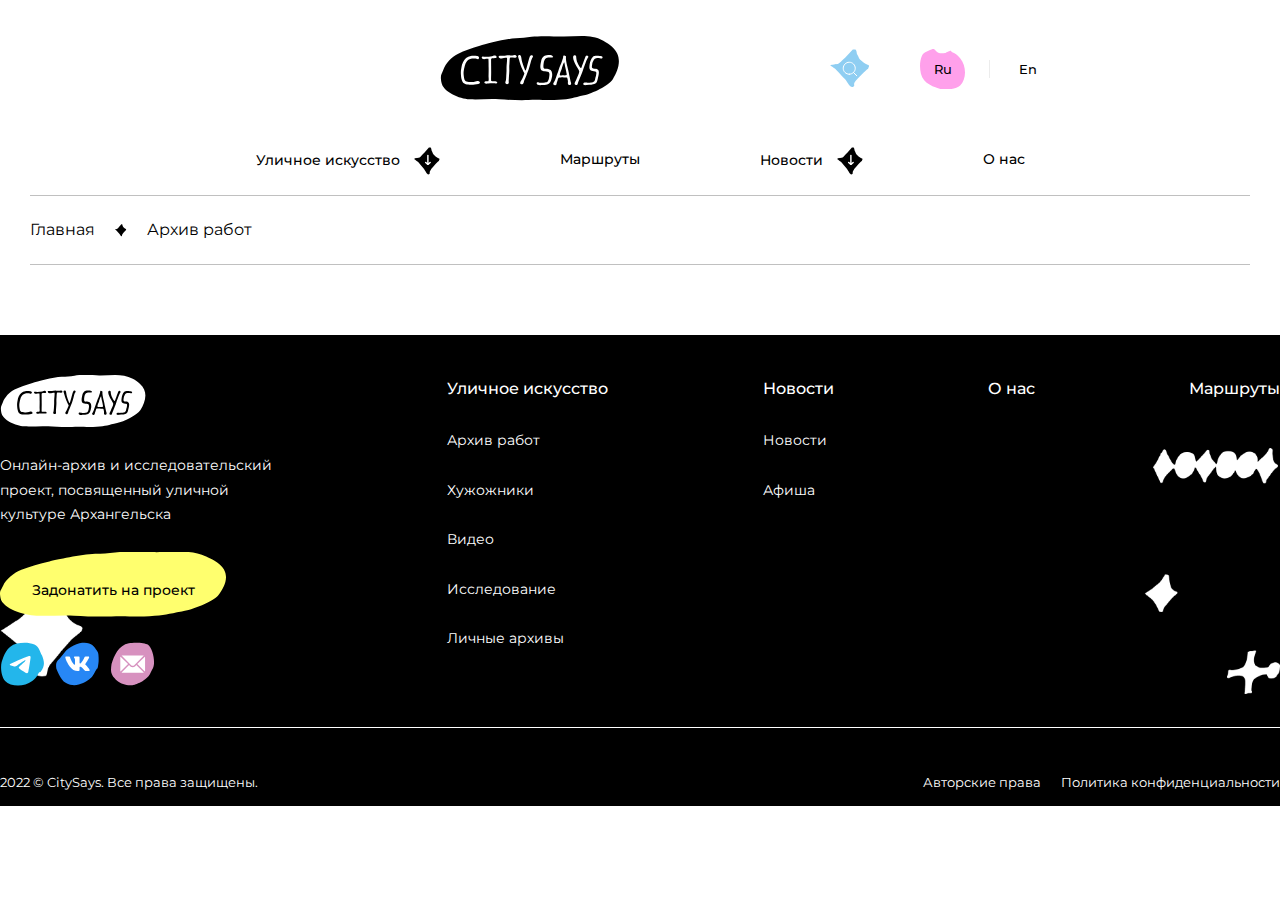
<file: street/archive.html>
<!DOCTYPE html>
<html lang="en">
<head>
    <meta charset="UTF-8">
    <meta name="viewport" content="width=device-width, initial-scale=1.0">
    <title>Art</title>
    <link rel="stylesheet" href="../styles.css">
    <link rel="stylesheet" href="../about.css">
</head>
<body>
    <!-- Header -->
    <header class='header'>
        <div class='first-level'>
            <div class='logo'>
                <a href="../index.html"class="header-logo">
                    <img
                        class="header-logo-image"
                        src="../img/header-logo.svg"
                        alt="Logo"
                        width='180'
                        height='65'
                        loading='lazy'
                    >
                </a>
            </div>
            <div class='search-and-language'>
                <div class='search'>
                    <img
                        class='icon-search'
                        src="../icons/search.svg"
                        alt="icon of search"
                        width='18' height='18' loading='lazy'
                    >
                </div>
                <div class='language'>
                    <p class='language-ru'>Ru</p>
                    <p class='language-en'>En</p>
                </div>
            </div>
        </div>

        <div class='second-level'>
            <nav class="header-menu">
            <ul class="header-menu-list">
                <li class="header-menu-item icon">
                    <a href="./street-art.html" class="header-menu-link">Уличное искусство</a>
                </li>
                <li class="header-menu-item">
                    <a href="./direction.html" class="header-menu-link">Маршруты</a>
                </li>
                <li class="header-menu-item icon">
                    <a href="./news.html" class="header-menu-link">Новости</a>
                </li>
                <li class="header-menu-item">
                    <a href="./about.html" class="header-menu-link">О нас</a>
                </li>
            </ul>
            </nav>
        </div>

        <div class='third-level'>
            <ul class='breadcrumbs-list'>
                <li class='breadcrumbs-item'>
                    <a href="index.html" class="breadcrumbs-link">Главная</a>
                </li>

                <img
                    class='icon-breadcrumbs'
                    src="../icons/icon-breadcrumbs.svg"
                    alt=""
                    width='12' height='13' loading='lazy'
                >

                <li class='breadcrumbs-item'>
                    <a href="about.html" class="breadcrumbs-link">Архив работ</a>
                </li>
            </ul>
        </div>
    </header>

    <!-- Header mobil -->
    <header class='header-mobil-page'>
        <div class='container-mobil'>
            <div class='logo-mobil'>
                <a href="../index.html"class="header-logo-mobil">
                    <img
                        class="header-logo-image-mobil"
                        src="../img/header-logo.svg"
                        alt="Logo"
                        width='92'
                        height='33'
                        loading='lazy'
                    >
                </a>
            </div>

            <div class='language-mobil'>
                <p class='language-ru-mobil'>Ru</p>
                <p class='language-en-mobil'>En</p>
            </div>

            <div class='burger'>
                <button
                    class="header-burger-button"
                    type='button'
                    title='Open menu'
                >
                    <span class="header-burger-button-line"></span>
                    <span class="header-burger-button-line"></span>
                    <span class="header-burger-button-line"></span>
                </button>
            </div>
        </div>

        <div class='third-level'>
            <ul class='breadcrumbs-list'>
                <li class='breadcrumbs-item'>
                    <a href="index.html" class="breadcrumbs-link">Главная</a>
                </li>

                <img
                    class='icon-breadcrumbs'
                    src="../icons/icon-breadcrumbs.svg"
                    alt=""
                    width='12' height='13' loading='lazy'
                >

                <li class='breadcrumbs-item'>
                    <a href="about.html" class="breadcrumbs-link">Архив работ</a>
                </li>
            </ul>
        </div>
    </header>

    <main>

    </main>

    <!-- Footer -->
    <footer class='footer'>
        <div class='footer-container'>
            <div class='footer-first-level'>

                <div class='footer-column-first'>
                    <div class='logo-footer'>
                        <a href="../index.html"class="footer-logo">
                            <img
                                class="header-logo-image"
                                src="../img/footer-logo.svg"
                                alt="Logo"
                                width='147' height='53' loading='lazy'
                            >
                        </a>
                    </div>

                    <p class='footer-text'>Онлайн-архив и исследовательский проект, посвященный уличной культуре Архангельска</p>

                    <button class='button yellow-button'>
                        Задонатить на проект
                    </button>

                    <ul class="footer-soc1als-list">
                            <li class="footer-soc1als-item">
                                <a class="footer-soc1als-link" href="/" target="_blank">
                                    <img 
                                        class='social-icon'
                                        src="../icons/telegram.svg" alt="insta-icon" width="45" height="45" loading="lazy">
                                </a>
                            </li>

                            <li class="footer-soc1als-item">
                                <a class="footer-soc1als-link" href="/" target="_blank">
                                    <img 
                                        class='social-icon'
                                        src="../icons/vk.svg" alt="insta-icon" width="45" height="45" loading="lazy">
                                </a>
                            </li>
                            <li class="footer-soc1als-item">
                                <a class="footer-soc1als-link" href="/" target="_blank">
                                    <img 
                                        class='social-icon'
                                        src="../icons/email.svg" alt="vk-icon" width="45" height="45" loading="lazy">
                                </a>
                            </li>
                    </ul>

                </div>

                <div class='footer-column-second'>
                    <a class='footer-title' href="../index.html">Уличное искусство</a>

                    <a class='footer-subtitle' href="../street/archive.html">Архив работ</a>
                    <a class='footer-subtitle' href="../street/artists.html">Хужожники</a>
                    <a class='footer-subtitle' href="../street/video.html">Видео</a>
                    <a class='footer-subtitle' href="../street/research.html">Исследование</a>
                    <a class='footer-subtitle' href="../street/personal_archives.html">Личные архивы</a>
                </div>

                <div class='footer-column-third'>
                    <a class='footer-title' href="../news.html">Новости</a>

                    <a class='footer-subtitle' href="../news.html">Новости</a>
                    <a class='footer-subtitle' href="../news/afisha.html">Афиша</a>
                </div>

                <div class='footer-column-fourth'>
                    <a class='footer-title' href="../about.html">О нас</a>
                </div>

                <div class='footer-column-fifth'>
                    <a class='footer-title' href="../direction.html">Маршруты</a>
                </div>

            </div>

            <div class='footer-second-level'>
                <p>2022 © CitySays. Все права защищены.</p>

                <div class='other'>
                    <p>Авторские права</p>
                    <p>Политика конфиденциальности</p>
                </div>
            </div>
            
        </div>
    </footer>

    <!-- Footer-mobil -->
    <footer class='footer-mobil'>
        <div class='footer-container-mobil'>
                <div class='footer-first-block'>
                    <div class='logo-footer'>
                        <a href="../index.html"class="footer-logo">
                            <img
                                class="header-logo-image"
                                src="../img/footer-logo.svg"
                                alt="Logo"
                                width='147' height='53' loading='lazy'
                            >
                        </a>
                    </div>

                    <p class='footer-text'>Онлайн-архив и исследовательский проект, посвященный уличной культуре Архангельска</p>

                    <button class='button yellow-button'>
                        Задонатить на проект
                    </button>

                    <ul class="footer-soc1als-list">
                            <li class="footer-soc1als-item">
                                <a class="footer-soc1als-link" href="/" target="_blank">
                                    <img 
                                        class='social-icon'
                                        src="../icons/telegram.svg" alt="insta-icon" width="45" height="45" loading="lazy">
                                </a>
                            </li>

                            <li class="footer-soc1als-item">
                                <a class="footer-soc1als-link" href="/" target="_blank">
                                    <img 
                                        class='social-icon'
                                        src="../icons/vk.svg" alt="insta-icon" width="45" height="45" loading="lazy">
                                </a>
                            </li>
                            <li class="footer-soc1als-item">
                                <a class="footer-soc1als-link" href="/" target="_blank">
                                    <img 
                                        class='social-icon'
                                        src="../icons/email.svg" alt="vk-icon" width="45" height="45" loading="lazy">
                                </a>
                            </li>
                    </ul>

                </div>

                <div class='footer-second-block'>
                    <div class='first-column'>
                        <a class='footer-title' href="../street-art.html">Уличное искусство</a>
                        <a class='footer-subtitle' href="../street/archive.html">Архив работ</a>
                        <a class='footer-subtitle' href="../street/artists.html">Хужожники</a>
                        <a class='footer-subtitle' href="../street/video.html">Видео</a>
                        <a class='footer-subtitle' href="../street/research.html">Исследование</a>
                        <a class='footer-subtitle' href="../street/personal_archives.html">Личные архивы</a>
                    </div>

                    <div class='second-column'>
                        <a class='footer-title' href="../news.html">Новости</a>
                        <a class='footer-subtitle' href="../news.html">Новости</a>
                        <a class='footer-subtitle' href="../news/afisha.html">Афиша</a>

                        <a class='footer-title' href="../about.html">О нас</a>

                        <a class='footer-title' href="../direction.html">Маршруты</a>
                    </div>
                </div>

                <div class='footer-third-block'>
                    <p>2022 © CitySays. Все права защищены.</p>
                    <p>Авторские права</p>
                    <p>Политика конфиденциальности</p>
                </div>
        </div>
    </footer>
</body>
</html>
</file>
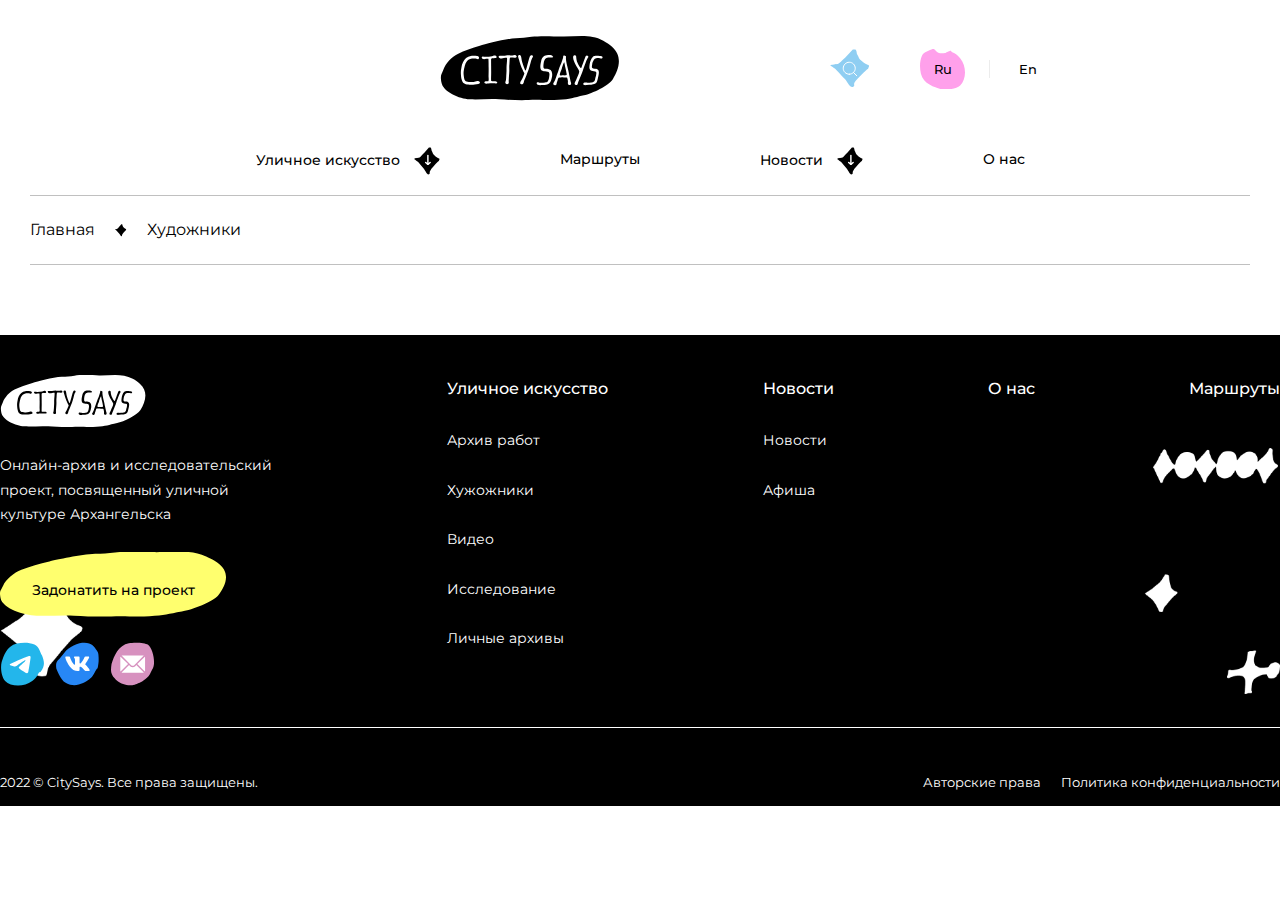
<file: street/artists.html>
<!DOCTYPE html>
<html lang="en">
<head>
    <meta charset="UTF-8">
    <meta name="viewport" content="width=device-width, initial-scale=1.0">
    <title>Art</title>
    <link rel="stylesheet" href="../styles.css">
    <link rel="stylesheet" href="../about.css">
</head>
<body>
    <!-- Header -->
    <header class='header'>
        <div class='first-level'>
            <div class='logo'>
                <a href="../index.html"class="header-logo">
                    <img
                        class="header-logo-image"
                        src="../img/header-logo.svg"
                        alt="Logo"
                        width='180'
                        height='65'
                        loading='lazy'
                    >
                </a>
            </div>
            <div class='search-and-language'>
                <div class='search'>
                    <img
                        class='icon-search'
                        src="../icons/search.svg"
                        alt="icon of search"
                        width='18' height='18' loading='lazy'
                    >
                </div>
                <div class='language'>
                    <p class='language-ru'>Ru</p>
                    <p class='language-en'>En</p>
                </div>
            </div>
        </div>

        <div class='second-level'>
            <nav class="header-menu">
            <ul class="header-menu-list">
                <li class="header-menu-item icon">
                    <a href="./street-art.html" class="header-menu-link">Уличное искусство</a>
                </li>
                <li class="header-menu-item">
                    <a href="./direction.html" class="header-menu-link">Маршруты</a>
                </li>
                <li class="header-menu-item icon">
                    <a href="./news.html" class="header-menu-link">Новости</a>
                </li>
                <li class="header-menu-item">
                    <a href="./about.html" class="header-menu-link">О нас</a>
                </li>
            </ul>
            </nav>
        </div>

        <div class='third-level'>
            <ul class='breadcrumbs-list'>
                <li class='breadcrumbs-item'>
                    <a href="index.html" class="breadcrumbs-link">Главная</a>
                </li>

                <img
                    class='icon-breadcrumbs'
                    src="../icons/icon-breadcrumbs.svg"
                    alt=""
                    width='12' height='13' loading='lazy'
                >

                <li class='breadcrumbs-item'>
                    <a href="about.html" class="breadcrumbs-link">Художники</a>
                </li>
            </ul>
        </div>
    </header>

    <!-- Header mobil -->
    <header class='header-mobil-page'>
        <div class='container-mobil'>
            <div class='logo-mobil'>
                <a href="../index.html"class="header-logo-mobil">
                    <img
                        class="header-logo-image-mobil"
                        src="../img/header-logo.svg"
                        alt="Logo"
                        width='92'
                        height='33'
                        loading='lazy'
                    >
                </a>
            </div>

            <div class='language-mobil'>
                <p class='language-ru-mobil'>Ru</p>
                <p class='language-en-mobil'>En</p>
            </div>

            <div class='burger'>
                <button
                    class="header-burger-button"
                    type='button'
                    title='Open menu'
                >
                    <span class="header-burger-button-line"></span>
                    <span class="header-burger-button-line"></span>
                    <span class="header-burger-button-line"></span>
                </button>
            </div>
        </div>

        <div class='third-level'>
            <ul class='breadcrumbs-list'>
                <li class='breadcrumbs-item'>
                    <a href="index.html" class="breadcrumbs-link">Главная</a>
                </li>

                <img
                    class='icon-breadcrumbs'
                    src="../icons/icon-breadcrumbs.svg"
                    alt=""
                    width='12' height='13' loading='lazy'
                >

                <li class='breadcrumbs-item'>
                    <a href="about.html" class="breadcrumbs-link">Художники</a>
                </li>
            </ul>
        </div>
    </header>

    <main>

    </main>

    <!-- Footer -->
    <footer class='footer'>
        <div class='footer-container'>
            <div class='footer-first-level'>

                <div class='footer-column-first'>
                    <div class='logo-footer'>
                        <a href="../index.html"class="footer-logo">
                            <img
                                class="header-logo-image"
                                src="../img/footer-logo.svg"
                                alt="Logo"
                                width='147' height='53' loading='lazy'
                            >
                        </a>
                    </div>

                    <p class='footer-text'>Онлайн-архив и исследовательский проект, посвященный уличной культуре Архангельска</p>

                    <button class='button yellow-button'>
                        Задонатить на проект
                    </button>

                    <ul class="footer-soc1als-list">
                            <li class="footer-soc1als-item">
                                <a class="footer-soc1als-link" href="/" target="_blank">
                                    <img 
                                        class='social-icon'
                                        src="../icons/telegram.svg" alt="insta-icon" width="45" height="45" loading="lazy">
                                </a>
                            </li>

                            <li class="footer-soc1als-item">
                                <a class="footer-soc1als-link" href="/" target="_blank">
                                    <img 
                                        class='social-icon'
                                        src="../icons/vk.svg" alt="insta-icon" width="45" height="45" loading="lazy">
                                </a>
                            </li>
                            <li class="footer-soc1als-item">
                                <a class="footer-soc1als-link" href="/" target="_blank">
                                    <img 
                                        class='social-icon'
                                        src="../icons/email.svg" alt="vk-icon" width="45" height="45" loading="lazy">
                                </a>
                            </li>
                    </ul>

                </div>

                <div class='footer-column-second'>
                    <a class='footer-title' href="../index.html">Уличное искусство</a>

                    <a class='footer-subtitle' href="../street/archive.html">Архив работ</a>
                    <a class='footer-subtitle' href="../street/artists.html">Хужожники</a>
                    <a class='footer-subtitle' href="../street/video.html">Видео</a>
                    <a class='footer-subtitle' href="../street/research.html">Исследование</a>
                    <a class='footer-subtitle' href="../street/personal_archives.html">Личные архивы</a>
                </div>

                <div class='footer-column-third'>
                    <a class='footer-title' href="../news.html">Новости</a>

                    <a class='footer-subtitle' href="../news.html">Новости</a>
                    <a class='footer-subtitle' href="../news/afisha.html">Афиша</a>
                </div>

                <div class='footer-column-fourth'>
                    <a class='footer-title' href="../about.html">О нас</a>
                </div>

                <div class='footer-column-fifth'>
                    <a class='footer-title' href="../direction.html">Маршруты</a>
                </div>

            </div>

            <div class='footer-second-level'>
                <p>2022 © CitySays. Все права защищены.</p>

                <div class='other'>
                    <p>Авторские права</p>
                    <p>Политика конфиденциальности</p>
                </div>
            </div>
            
        </div>
    </footer>

    <!-- Footer-mobil -->
    <footer class='footer-mobil'>
        <div class='footer-container-mobil'>
                <div class='footer-first-block'>
                    <div class='logo-footer'>
                        <a href="../index.html"class="footer-logo">
                            <img
                                class="header-logo-image"
                                src="../img/footer-logo.svg"
                                alt="Logo"
                                width='147' height='53' loading='lazy'
                            >
                        </a>
                    </div>

                    <p class='footer-text'>Онлайн-архив и исследовательский проект, посвященный уличной культуре Архангельска</p>

                    <button class='button yellow-button'>
                        Задонатить на проект
                    </button>

                    <ul class="footer-soc1als-list">
                            <li class="footer-soc1als-item">
                                <a class="footer-soc1als-link" href="/" target="_blank">
                                    <img 
                                        class='social-icon'
                                        src="../icons/telegram.svg" alt="insta-icon" width="45" height="45" loading="lazy">
                                </a>
                            </li>

                            <li class="footer-soc1als-item">
                                <a class="footer-soc1als-link" href="/" target="_blank">
                                    <img 
                                        class='social-icon'
                                        src="../icons/vk.svg" alt="insta-icon" width="45" height="45" loading="lazy">
                                </a>
                            </li>
                            <li class="footer-soc1als-item">
                                <a class="footer-soc1als-link" href="/" target="_blank">
                                    <img 
                                        class='social-icon'
                                        src="../icons/email.svg" alt="vk-icon" width="45" height="45" loading="lazy">
                                </a>
                            </li>
                    </ul>

                </div>

                <div class='footer-second-block'>
                    <div class='first-column'>
                        <a class='footer-title' href="../street-art.html">Уличное искусство</a>
                        <a class='footer-subtitle' href="../street/archive.html">Архив работ</a>
                        <a class='footer-subtitle' href="../street/artists.html">Хужожники</a>
                        <a class='footer-subtitle' href="../street/video.html">Видео</a>
                        <a class='footer-subtitle' href="../street/research.html">Исследование</a>
                        <a class='footer-subtitle' href="../street/personal_archives.html">Личные архивы</a>
                    </div>

                    <div class='second-column'>
                        <a class='footer-title' href="../news.html">Новости</a>
                        <a class='footer-subtitle' href="../news.html">Новости</a>
                        <a class='footer-subtitle' href="../news/afisha.html">Афиша</a>

                        <a class='footer-title' href="../about.html">О нас</a>

                        <a class='footer-title' href="../direction.html">Маршруты</a>
                    </div>
                </div>

                <div class='footer-third-block'>
                    <p>2022 © CitySays. Все права защищены.</p>
                    <p>Авторские права</p>
                    <p>Политика конфиденциальности</p>
                </div>
        </div>
    </footer>
</body>
</html>
</file>
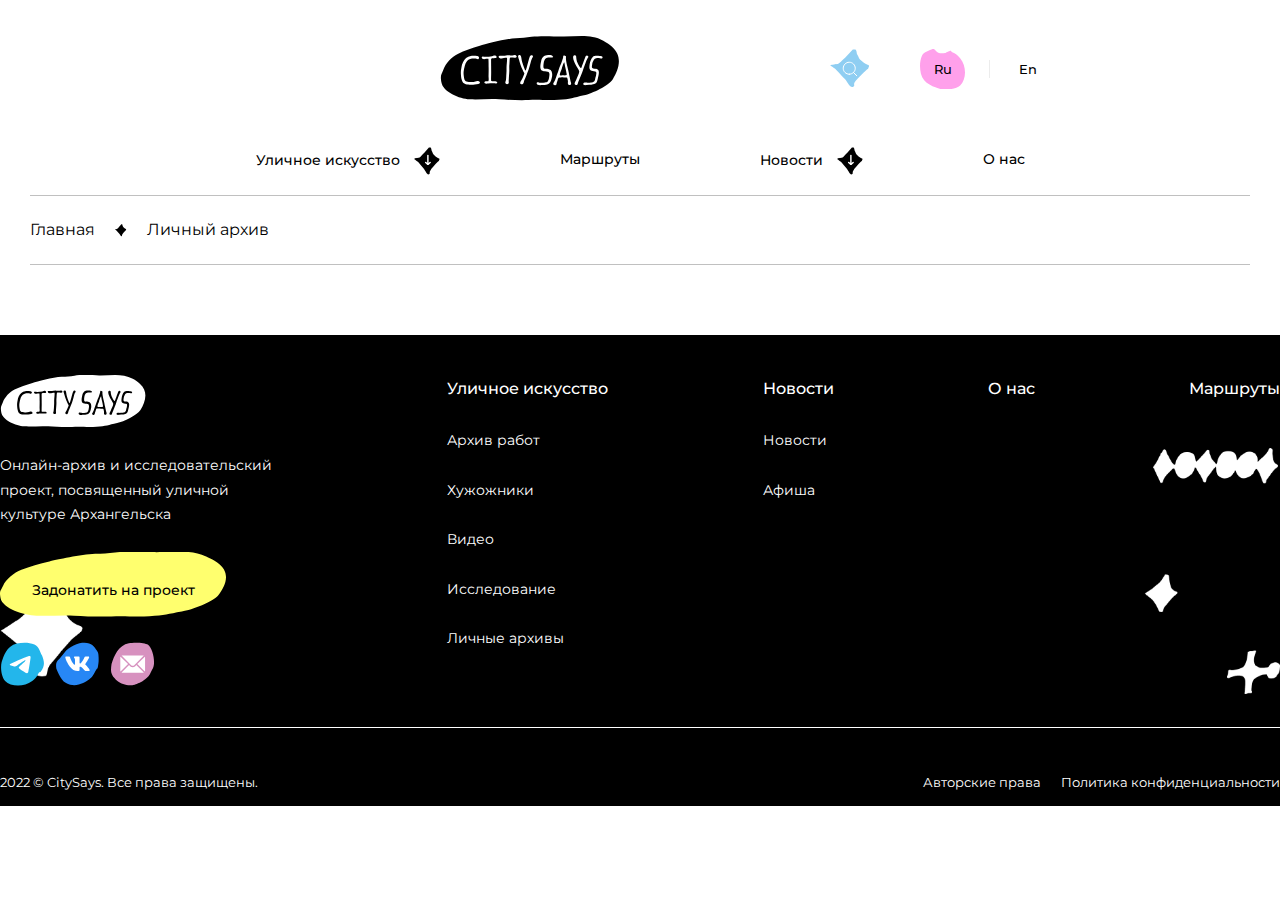
<file: street/personal_archives.html>
<!DOCTYPE html>
<html lang="en">
<head>
    <meta charset="UTF-8">
    <meta name="viewport" content="width=device-width, initial-scale=1.0">
    <title>Art</title>
    <link rel="stylesheet" href="../styles.css">
    <link rel="stylesheet" href="../about.css">
</head>
<body>
    <!-- Header -->
    <header class='header'>
        <div class='first-level'>
            <div class='logo'>
                <a href="../index.html"class="header-logo">
                    <img
                        class="header-logo-image"
                        src="../img/header-logo.svg"
                        alt="Logo"
                        width='180'
                        height='65'
                        loading='lazy'
                    >
                </a>
            </div>
            <div class='search-and-language'>
                <div class='search'>
                    <img
                        class='icon-search'
                        src="../icons/search.svg"
                        alt="icon of search"
                        width='18' height='18' loading='lazy'
                    >
                </div>
                <div class='language'>
                    <p class='language-ru'>Ru</p>
                    <p class='language-en'>En</p>
                </div>
            </div>
        </div>

        <div class='second-level'>
            <nav class="header-menu">
            <ul class="header-menu-list">
                <li class="header-menu-item icon">
                    <a href="./street-art.html" class="header-menu-link">Уличное искусство</a>
                </li>
                <li class="header-menu-item">
                    <a href="./direction.html" class="header-menu-link">Маршруты</a>
                </li>
                <li class="header-menu-item icon">
                    <a href="./news.html" class="header-menu-link">Новости</a>
                </li>
                <li class="header-menu-item">
                    <a href="./about.html" class="header-menu-link">О нас</a>
                </li>
            </ul>
            </nav>
        </div>

        <div class='third-level'>
            <ul class='breadcrumbs-list'>
                <li class='breadcrumbs-item'>
                    <a href="index.html" class="breadcrumbs-link">Главная</a>
                </li>

                <img
                    class='icon-breadcrumbs'
                    src="../icons/icon-breadcrumbs.svg"
                    alt=""
                    width='12' height='13' loading='lazy'
                >

                <li class='breadcrumbs-item'>
                    <a href="about.html" class="breadcrumbs-link">Личный архив</a>
                </li>
            </ul>
        </div>
    </header>

    <!-- Header mobil -->
    <header class='header-mobil-page'>
        <div class='container-mobil'>
            <div class='logo-mobil'>
                <a href="../index.html"class="header-logo-mobil">
                    <img
                        class="header-logo-image-mobil"
                        src="../img/header-logo.svg"
                        alt="Logo"
                        width='92'
                        height='33'
                        loading='lazy'
                    >
                </a>
            </div>

            <div class='language-mobil'>
                <p class='language-ru-mobil'>Ru</p>
                <p class='language-en-mobil'>En</p>
            </div>

            <div class='burger'>
                <button
                    class="header-burger-button"
                    type='button'
                    title='Open menu'
                >
                    <span class="header-burger-button-line"></span>
                    <span class="header-burger-button-line"></span>
                    <span class="header-burger-button-line"></span>
                </button>
            </div>
        </div>

        <div class='third-level'>
            <ul class='breadcrumbs-list'>
                <li class='breadcrumbs-item'>
                    <a href="index.html" class="breadcrumbs-link">Главная</a>
                </li>

                <img
                    class='icon-breadcrumbs'
                    src="../icons/icon-breadcrumbs.svg"
                    alt=""
                    width='12' height='13' loading='lazy'
                >

                <li class='breadcrumbs-item'>
                    <a href="about.html" class="breadcrumbs-link">Личный архив</a>
                </li>
            </ul>
        </div>
    </header>

    <main>

    </main>

    <!-- Footer -->
    <footer class='footer'>
        <div class='footer-container'>
            <div class='footer-first-level'>

                <div class='footer-column-first'>
                    <div class='logo-footer'>
                        <a href="../index.html"class="footer-logo">
                            <img
                                class="header-logo-image"
                                src="../img/footer-logo.svg"
                                alt="Logo"
                                width='147' height='53' loading='lazy'
                            >
                        </a>
                    </div>

                    <p class='footer-text'>Онлайн-архив и исследовательский проект, посвященный уличной культуре Архангельска</p>

                    <button class='button yellow-button'>
                        Задонатить на проект
                    </button>

                    <ul class="footer-soc1als-list">
                            <li class="footer-soc1als-item">
                                <a class="footer-soc1als-link" href="/" target="_blank">
                                    <img 
                                        class='social-icon'
                                        src="../icons/telegram.svg" alt="insta-icon" width="45" height="45" loading="lazy">
                                </a>
                            </li>

                            <li class="footer-soc1als-item">
                                <a class="footer-soc1als-link" href="/" target="_blank">
                                    <img 
                                        class='social-icon'
                                        src="../icons/vk.svg" alt="insta-icon" width="45" height="45" loading="lazy">
                                </a>
                            </li>
                            <li class="footer-soc1als-item">
                                <a class="footer-soc1als-link" href="/" target="_blank">
                                    <img 
                                        class='social-icon'
                                        src="../icons/email.svg" alt="vk-icon" width="45" height="45" loading="lazy">
                                </a>
                            </li>
                    </ul>

                </div>

                <div class='footer-column-second'>
                    <a class='footer-title' href="../index.html">Уличное искусство</a>

                    <a class='footer-subtitle' href="../street/archive.html">Архив работ</a>
                    <a class='footer-subtitle' href="../street/artists.html">Хужожники</a>
                    <a class='footer-subtitle' href="../street/video.html">Видео</a>
                    <a class='footer-subtitle' href="../street/research.html">Исследование</a>
                    <a class='footer-subtitle' href="../street/personal_archives.html">Личные архивы</a>
                </div>

                <div class='footer-column-third'>
                    <a class='footer-title' href="../news.html">Новости</a>

                    <a class='footer-subtitle' href="../news.html">Новости</a>
                    <a class='footer-subtitle' href="../news/afisha.html">Афиша</a>
                </div>

                <div class='footer-column-fourth'>
                    <a class='footer-title' href="../about.html">О нас</a>
                </div>

                <div class='footer-column-fifth'>
                    <a class='footer-title' href="../direction.html">Маршруты</a>
                </div>

            </div>

            <div class='footer-second-level'>
                <p>2022 © CitySays. Все права защищены.</p>

                <div class='other'>
                    <p>Авторские права</p>
                    <p>Политика конфиденциальности</p>
                </div>
            </div>
            
        </div>
    </footer>

    <!-- Footer-mobil -->
    <footer class='footer-mobil'>
        <div class='footer-container-mobil'>
                <div class='footer-first-block'>
                    <div class='logo-footer'>
                        <a href="../index.html"class="footer-logo">
                            <img
                                class="header-logo-image"
                                src="../img/footer-logo.svg"
                                alt="Logo"
                                width='147' height='53' loading='lazy'
                            >
                        </a>
                    </div>

                    <p class='footer-text'>Онлайн-архив и исследовательский проект, посвященный уличной культуре Архангельска</p>

                    <button class='button yellow-button'>
                        Задонатить на проект
                    </button>

                    <ul class="footer-soc1als-list">
                            <li class="footer-soc1als-item">
                                <a class="footer-soc1als-link" href="/" target="_blank">
                                    <img 
                                        class='social-icon'
                                        src="../icons/telegram.svg" alt="insta-icon" width="45" height="45" loading="lazy">
                                </a>
                            </li>

                            <li class="footer-soc1als-item">
                                <a class="footer-soc1als-link" href="/" target="_blank">
                                    <img 
                                        class='social-icon'
                                        src="../icons/vk.svg" alt="insta-icon" width="45" height="45" loading="lazy">
                                </a>
                            </li>
                            <li class="footer-soc1als-item">
                                <a class="footer-soc1als-link" href="/" target="_blank">
                                    <img 
                                        class='social-icon'
                                        src="../icons/email.svg" alt="vk-icon" width="45" height="45" loading="lazy">
                                </a>
                            </li>
                    </ul>

                </div>

                <div class='footer-second-block'>
                    <div class='first-column'>
                        <a class='footer-title' href="../street-art.html">Уличное искусство</a>
                        <a class='footer-subtitle' href="../street/archive.html">Архив работ</a>
                        <a class='footer-subtitle' href="../street/artists.html">Хужожники</a>
                        <a class='footer-subtitle' href="../street/video.html">Видео</a>
                        <a class='footer-subtitle' href="../street/research.html">Исследование</a>
                        <a class='footer-subtitle' href="../street/personal_archives.html">Личные архивы</a>
                    </div>

                    <div class='second-column'>
                        <a class='footer-title' href="../news.html">Новости</a>
                        <a class='footer-subtitle' href="../news.html">Новости</a>
                        <a class='footer-subtitle' href="../news/afisha.html">Афиша</a>

                        <a class='footer-title' href="../about.html">О нас</a>

                        <a class='footer-title' href="../direction.html">Маршруты</a>
                    </div>
                </div>

                <div class='footer-third-block'>
                    <p>2022 © CitySays. Все права защищены.</p>
                    <p>Авторские права</p>
                    <p>Политика конфиденциальности</p>
                </div>
        </div>
    </footer>
</body>
</html>
</file>
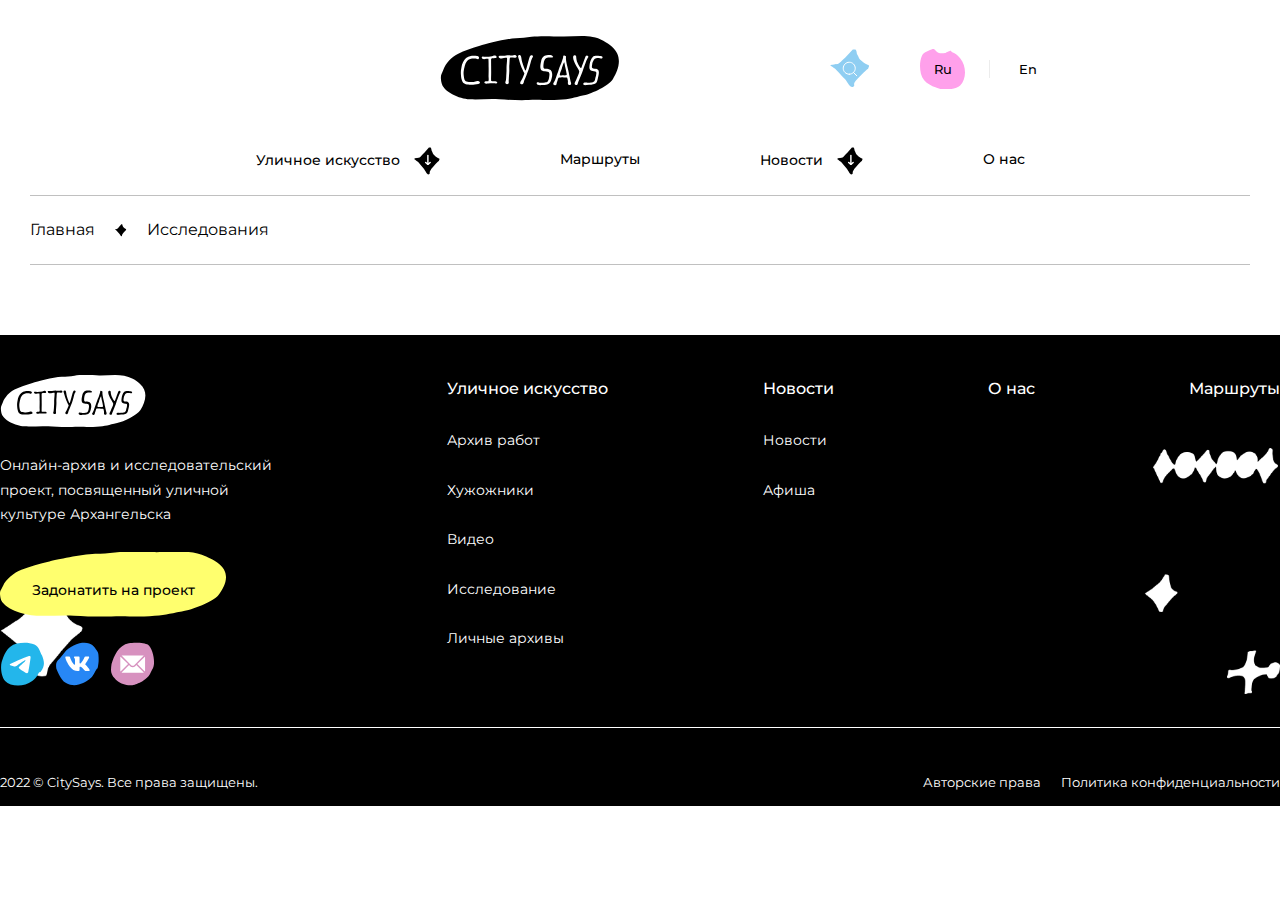
<file: street/research.html>
<!DOCTYPE html>
<html lang="en">
<head>
    <meta charset="UTF-8">
    <meta name="viewport" content="width=device-width, initial-scale=1.0">
    <title>Art</title>
    <link rel="stylesheet" href="../styles.css">
    <link rel="stylesheet" href="../about.css">
</head>
<body>
    <!-- Header -->
    <header class='header'>
        <div class='first-level'>
            <div class='logo'>
                <a href="../index.html"class="header-logo">
                    <img
                        class="header-logo-image"
                        src="../img/header-logo.svg"
                        alt="Logo"
                        width='180'
                        height='65'
                        loading='lazy'
                    >
                </a>
            </div>
            <div class='search-and-language'>
                <div class='search'>
                    <img
                        class='icon-search'
                        src="../icons/search.svg"
                        alt="icon of search"
                        width='18' height='18' loading='lazy'
                    >
                </div>
                <div class='language'>
                    <p class='language-ru'>Ru</p>
                    <p class='language-en'>En</p>
                </div>
            </div>
        </div>

        <div class='second-level'>
            <nav class="header-menu">
            <ul class="header-menu-list">
                <li class="header-menu-item icon">
                    <a href="./street-art.html" class="header-menu-link">Уличное искусство</a>
                </li>
                <li class="header-menu-item">
                    <a href="./direction.html" class="header-menu-link">Маршруты</a>
                </li>
                <li class="header-menu-item icon">
                    <a href="./news.html" class="header-menu-link">Новости</a>
                </li>
                <li class="header-menu-item">
                    <a href="./about.html" class="header-menu-link">О нас</a>
                </li>
            </ul>
            </nav>
        </div>

        <div class='third-level'>
            <ul class='breadcrumbs-list'>
                <li class='breadcrumbs-item'>
                    <a href="index.html" class="breadcrumbs-link">Главная</a>
                </li>

                <img
                    class='icon-breadcrumbs'
                    src="../icons/icon-breadcrumbs.svg"
                    alt=""
                    width='12' height='13' loading='lazy'
                >

                <li class='breadcrumbs-item'>
                    <a href="about.html" class="breadcrumbs-link">Исследования</a>
                </li>
            </ul>
        </div>
    </header>

    <!-- Header mobil -->
    <header class='header-mobil-page'>
        <div class='container-mobil'>
            <div class='logo-mobil'>
                <a href="../index.html"class="header-logo-mobil">
                    <img
                        class="header-logo-image-mobil"
                        src="../img/header-logo.svg"
                        alt="Logo"
                        width='92'
                        height='33'
                        loading='lazy'
                    >
                </a>
            </div>

            <div class='language-mobil'>
                <p class='language-ru-mobil'>Ru</p>
                <p class='language-en-mobil'>En</p>
            </div>

            <div class='burger'>
                <button
                    class="header-burger-button"
                    type='button'
                    title='Open menu'
                >
                    <span class="header-burger-button-line"></span>
                    <span class="header-burger-button-line"></span>
                    <span class="header-burger-button-line"></span>
                </button>
            </div>
        </div>

        <div class='third-level'>
            <ul class='breadcrumbs-list'>
                <li class='breadcrumbs-item'>
                    <a href="index.html" class="breadcrumbs-link">Главная</a>
                </li>

                <img
                    class='icon-breadcrumbs'
                    src="../icons/icon-breadcrumbs.svg"
                    alt=""
                    width='12' height='13' loading='lazy'
                >

                <li class='breadcrumbs-item'>
                    <a href="about.html" class="breadcrumbs-link">Исследования</a>
                </li>
            </ul>
        </div>
    </header>

    <main>

    </main>

    <!-- Footer -->
    <footer class='footer'>
        <div class='footer-container'>
            <div class='footer-first-level'>

                <div class='footer-column-first'>
                    <div class='logo-footer'>
                        <a href="../index.html"class="footer-logo">
                            <img
                                class="header-logo-image"
                                src="../img/footer-logo.svg"
                                alt="Logo"
                                width='147' height='53' loading='lazy'
                            >
                        </a>
                    </div>

                    <p class='footer-text'>Онлайн-архив и исследовательский проект, посвященный уличной культуре Архангельска</p>

                    <button class='button yellow-button'>
                        Задонатить на проект
                    </button>

                    <ul class="footer-soc1als-list">
                            <li class="footer-soc1als-item">
                                <a class="footer-soc1als-link" href="/" target="_blank">
                                    <img 
                                        class='social-icon'
                                        src="../icons/telegram.svg" alt="insta-icon" width="45" height="45" loading="lazy">
                                </a>
                            </li>

                            <li class="footer-soc1als-item">
                                <a class="footer-soc1als-link" href="/" target="_blank">
                                    <img 
                                        class='social-icon'
                                        src="../icons/vk.svg" alt="insta-icon" width="45" height="45" loading="lazy">
                                </a>
                            </li>
                            <li class="footer-soc1als-item">
                                <a class="footer-soc1als-link" href="/" target="_blank">
                                    <img 
                                        class='social-icon'
                                        src="../icons/email.svg" alt="vk-icon" width="45" height="45" loading="lazy">
                                </a>
                            </li>
                    </ul>

                </div>

                <div class='footer-column-second'>
                    <a class='footer-title' href="../index.html">Уличное искусство</a>

                    <a class='footer-subtitle' href="../street/archive.html">Архив работ</a>
                    <a class='footer-subtitle' href="../street/artists.html">Хужожники</a>
                    <a class='footer-subtitle' href="../street/video.html">Видео</a>
                    <a class='footer-subtitle' href="../street/research.html">Исследование</a>
                    <a class='footer-subtitle' href="../street/personal_archives.html">Личные архивы</a>
                </div>

                <div class='footer-column-third'>
                    <a class='footer-title' href="../news.html">Новости</a>

                    <a class='footer-subtitle' href="../news.html">Новости</a>
                    <a class='footer-subtitle' href="../news/afisha.html">Афиша</a>
                </div>

                <div class='footer-column-fourth'>
                    <a class='footer-title' href="../about.html">О нас</a>
                </div>

                <div class='footer-column-fifth'>
                    <a class='footer-title' href="../direction.html">Маршруты</a>
                </div>

            </div>

            <div class='footer-second-level'>
                <p>2022 © CitySays. Все права защищены.</p>

                <div class='other'>
                    <p>Авторские права</p>
                    <p>Политика конфиденциальности</p>
                </div>
            </div>
            
        </div>
    </footer>

    <!-- Footer-mobil -->
    <footer class='footer-mobil'>
        <div class='footer-container-mobil'>
                <div class='footer-first-block'>
                    <div class='logo-footer'>
                        <a href="../index.html"class="footer-logo">
                            <img
                                class="header-logo-image"
                                src="../img/footer-logo.svg"
                                alt="Logo"
                                width='147' height='53' loading='lazy'
                            >
                        </a>
                    </div>

                    <p class='footer-text'>Онлайн-архив и исследовательский проект, посвященный уличной культуре Архангельска</p>

                    <button class='button yellow-button'>
                        Задонатить на проект
                    </button>

                    <ul class="footer-soc1als-list">
                            <li class="footer-soc1als-item">
                                <a class="footer-soc1als-link" href="/" target="_blank">
                                    <img 
                                        class='social-icon'
                                        src="../icons/telegram.svg" alt="insta-icon" width="45" height="45" loading="lazy">
                                </a>
                            </li>

                            <li class="footer-soc1als-item">
                                <a class="footer-soc1als-link" href="/" target="_blank">
                                    <img 
                                        class='social-icon'
                                        src="../icons/vk.svg" alt="insta-icon" width="45" height="45" loading="lazy">
                                </a>
                            </li>
                            <li class="footer-soc1als-item">
                                <a class="footer-soc1als-link" href="/" target="_blank">
                                    <img 
                                        class='social-icon'
                                        src="../icons/email.svg" alt="vk-icon" width="45" height="45" loading="lazy">
                                </a>
                            </li>
                    </ul>

                </div>

                <div class='footer-second-block'>
                    <div class='first-column'>
                        <a class='footer-title' href="../street-art.html">Уличное искусство</a>
                        <a class='footer-subtitle' href="../street/archive.html">Архив работ</a>
                        <a class='footer-subtitle' href="../street/artists.html">Хужожники</a>
                        <a class='footer-subtitle' href="../street/video.html">Видео</a>
                        <a class='footer-subtitle' href="../street/research.html">Исследование</a>
                        <a class='footer-subtitle' href="../street/personal_archives.html">Личные архивы</a>
                    </div>

                    <div class='second-column'>
                        <a class='footer-title' href="../news.html">Новости</a>
                        <a class='footer-subtitle' href="../news.html">Новости</a>
                        <a class='footer-subtitle' href="../news/afisha.html">Афиша</a>

                        <a class='footer-title' href="../about.html">О нас</a>

                        <a class='footer-title' href="../direction.html">Маршруты</a>
                    </div>
                </div>

                <div class='footer-third-block'>
                    <p>2022 © CitySays. Все права защищены.</p>
                    <p>Авторские права</p>
                    <p>Политика конфиденциальности</p>
                </div>
        </div>
    </footer>
</body>
</html>
</file>
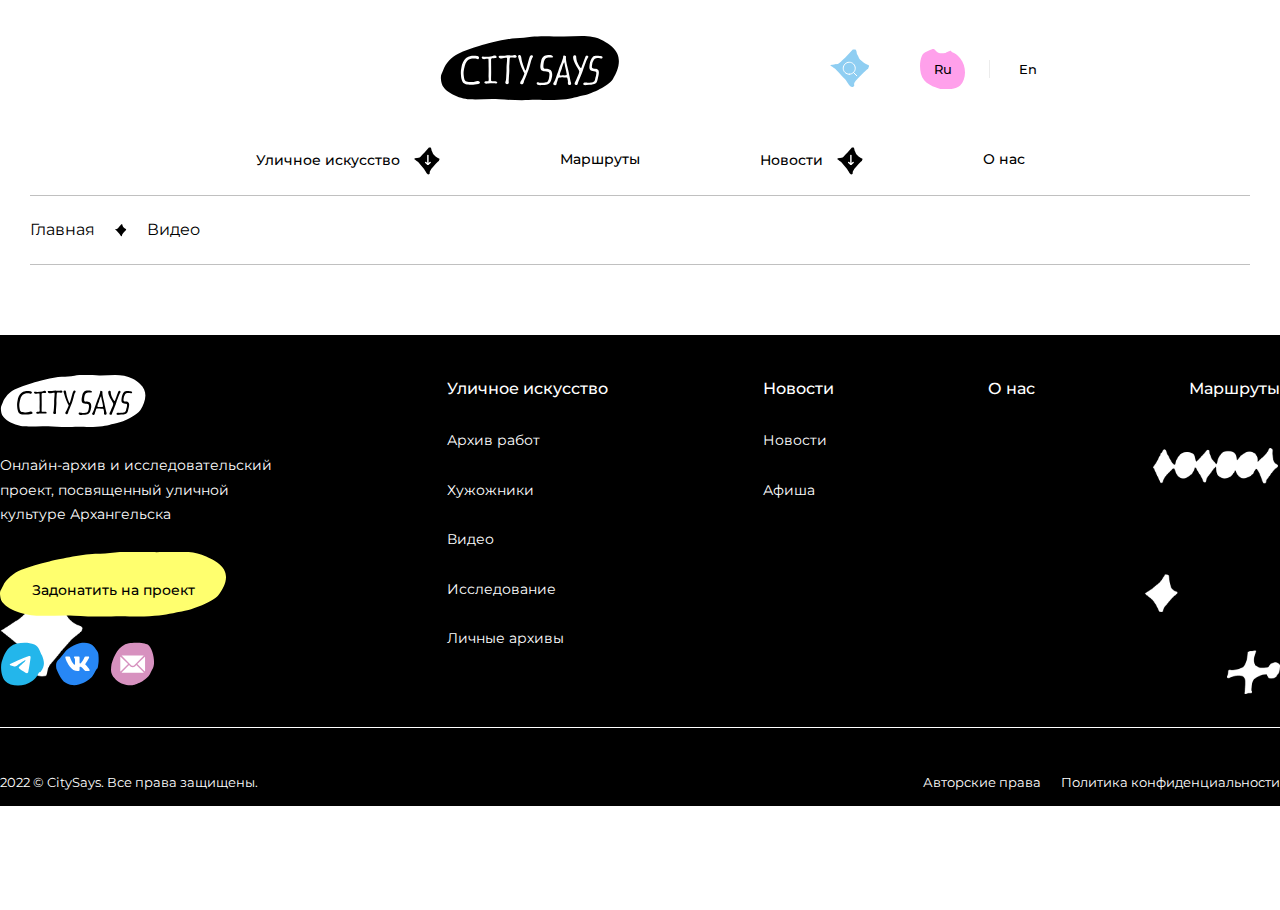
<file: street/video.html>
<!DOCTYPE html>
<html lang="en">
<head>
    <meta charset="UTF-8">
    <meta name="viewport" content="width=device-width, initial-scale=1.0">
    <title>Art</title>
    <link rel="stylesheet" href="../styles.css">
    <link rel="stylesheet" href="../about.css">
</head>
<body>
    <!-- Header -->
    <header class='header'>
        <div class='first-level'>
            <div class='logo'>
                <a href="../index.html"class="header-logo">
                    <img
                        class="header-logo-image"
                        src="../img/header-logo.svg"
                        alt="Logo"
                        width='180'
                        height='65'
                        loading='lazy'
                    >
                </a>
            </div>
            <div class='search-and-language'>
                <div class='search'>
                    <img
                        class='icon-search'
                        src="../icons/search.svg"
                        alt="icon of search"
                        width='18' height='18' loading='lazy'
                    >
                </div>
                <div class='language'>
                    <p class='language-ru'>Ru</p>
                    <p class='language-en'>En</p>
                </div>
            </div>
        </div>

        <div class='second-level'>
            <nav class="header-menu">
            <ul class="header-menu-list">
                <li class="header-menu-item icon">
                    <a href="./street-art.html" class="header-menu-link">Уличное искусство</a>
                </li>
                <li class="header-menu-item">
                    <a href="./direction.html" class="header-menu-link">Маршруты</a>
                </li>
                <li class="header-menu-item icon">
                    <a href="./news.html" class="header-menu-link">Новости</a>
                </li>
                <li class="header-menu-item">
                    <a href="./about.html" class="header-menu-link">О нас</a>
                </li>
            </ul>
            </nav>
        </div>

        <div class='third-level'>
            <ul class='breadcrumbs-list'>
                <li class='breadcrumbs-item'>
                    <a href="index.html" class="breadcrumbs-link">Главная</a>
                </li>

                <img
                    class='icon-breadcrumbs'
                    src="../icons/icon-breadcrumbs.svg"
                    alt=""
                    width='12' height='13' loading='lazy'
                >

                <li class='breadcrumbs-item'>
                    <a href="about.html" class="breadcrumbs-link">Видео</a>
                </li>
            </ul>
        </div>
    </header>

    <!-- Header mobil -->
    <header class='header-mobil-page'>
        <div class='container-mobil'>
            <div class='logo-mobil'>
                <a href="../index.html"class="header-logo-mobil">
                    <img
                        class="header-logo-image-mobil"
                        src="../img/header-logo.svg"
                        alt="Logo"
                        width='92'
                        height='33'
                        loading='lazy'
                    >
                </a>
            </div>

            <div class='language-mobil'>
                <p class='language-ru-mobil'>Ru</p>
                <p class='language-en-mobil'>En</p>
            </div>

            <div class='burger'>
                <button
                    class="header-burger-button"
                    type='button'
                    title='Open menu'
                >
                    <span class="header-burger-button-line"></span>
                    <span class="header-burger-button-line"></span>
                    <span class="header-burger-button-line"></span>
                </button>
            </div>
        </div>

        <div class='third-level'>
            <ul class='breadcrumbs-list'>
                <li class='breadcrumbs-item'>
                    <a href="index.html" class="breadcrumbs-link">Главная</a>
                </li>

                <img
                    class='icon-breadcrumbs'
                    src="../icons/icon-breadcrumbs.svg"
                    alt=""
                    width='12' height='13' loading='lazy'
                >

                <li class='breadcrumbs-item'>
                    <a href="about.html" class="breadcrumbs-link">Видео</a>
                </li>
            </ul>
        </div>
    </header>

    <main>

    </main>

    <!-- Footer -->
    <footer class='footer'>
        <div class='footer-container'>
            <div class='footer-first-level'>

                <div class='footer-column-first'>
                    <div class='logo-footer'>
                        <a href="../index.html"class="footer-logo">
                            <img
                                class="header-logo-image"
                                src="../img/footer-logo.svg"
                                alt="Logo"
                                width='147' height='53' loading='lazy'
                            >
                        </a>
                    </div>

                    <p class='footer-text'>Онлайн-архив и исследовательский проект, посвященный уличной культуре Архангельска</p>

                    <button class='button yellow-button'>
                        Задонатить на проект
                    </button>

                    <ul class="footer-soc1als-list">
                            <li class="footer-soc1als-item">
                                <a class="footer-soc1als-link" href="/" target="_blank">
                                    <img 
                                        class='social-icon'
                                        src="../icons/telegram.svg" alt="insta-icon" width="45" height="45" loading="lazy">
                                </a>
                            </li>

                            <li class="footer-soc1als-item">
                                <a class="footer-soc1als-link" href="/" target="_blank">
                                    <img 
                                        class='social-icon'
                                        src="../icons/vk.svg" alt="insta-icon" width="45" height="45" loading="lazy">
                                </a>
                            </li>
                            <li class="footer-soc1als-item">
                                <a class="footer-soc1als-link" href="/" target="_blank">
                                    <img 
                                        class='social-icon'
                                        src="../icons/email.svg" alt="vk-icon" width="45" height="45" loading="lazy">
                                </a>
                            </li>
                    </ul>

                </div>

                <div class='footer-column-second'>
                    <a class='footer-title' href="../index.html">Уличное искусство</a>

                    <a class='footer-subtitle' href="../street/archive.html">Архив работ</a>
                    <a class='footer-subtitle' href="../street/artists.html">Хужожники</a>
                    <a class='footer-subtitle' href="../street/video.html">Видео</a>
                    <a class='footer-subtitle' href="../street/research.html">Исследование</a>
                    <a class='footer-subtitle' href="../street/personal_archives.html">Личные архивы</a>
                </div>

                <div class='footer-column-third'>
                    <a class='footer-title' href="../news.html">Новости</a>

                    <a class='footer-subtitle' href="../news.html">Новости</a>
                    <a class='footer-subtitle' href="../news/afisha.html">Афиша</a>
                </div>

                <div class='footer-column-fourth'>
                    <a class='footer-title' href="../about.html">О нас</a>
                </div>

                <div class='footer-column-fifth'>
                    <a class='footer-title' href="../direction.html">Маршруты</a>
                </div>

            </div>

            <div class='footer-second-level'>
                <p>2022 © CitySays. Все права защищены.</p>

                <div class='other'>
                    <p>Авторские права</p>
                    <p>Политика конфиденциальности</p>
                </div>
            </div>
            
        </div>
    </footer>

    <!-- Footer-mobil -->
    <footer class='footer-mobil'>
        <div class='footer-container-mobil'>
                <div class='footer-first-block'>
                    <div class='logo-footer'>
                        <a href="../index.html"class="footer-logo">
                            <img
                                class="header-logo-image"
                                src="../img/footer-logo.svg"
                                alt="Logo"
                                width='147' height='53' loading='lazy'
                            >
                        </a>
                    </div>

                    <p class='footer-text'>Онлайн-архив и исследовательский проект, посвященный уличной культуре Архангельска</p>

                    <button class='button yellow-button'>
                        Задонатить на проект
                    </button>

                    <ul class="footer-soc1als-list">
                            <li class="footer-soc1als-item">
                                <a class="footer-soc1als-link" href="/" target="_blank">
                                    <img 
                                        class='social-icon'
                                        src="../icons/telegram.svg" alt="insta-icon" width="45" height="45" loading="lazy">
                                </a>
                            </li>

                            <li class="footer-soc1als-item">
                                <a class="footer-soc1als-link" href="/" target="_blank">
                                    <img 
                                        class='social-icon'
                                        src="../icons/vk.svg" alt="insta-icon" width="45" height="45" loading="lazy">
                                </a>
                            </li>
                            <li class="footer-soc1als-item">
                                <a class="footer-soc1als-link" href="/" target="_blank">
                                    <img 
                                        class='social-icon'
                                        src="../icons/email.svg" alt="vk-icon" width="45" height="45" loading="lazy">
                                </a>
                            </li>
                    </ul>

                </div>

                <div class='footer-second-block'>
                    <div class='first-column'>
                        <a class='footer-title' href="../street-art.html">Уличное искусство</a>
                        <a class='footer-subtitle' href="../street/archive.html">Архив работ</a>
                        <a class='footer-subtitle' href="../street/artists.html">Хужожники</a>
                        <a class='footer-subtitle' href="../street/video.html">Видео</a>
                        <a class='footer-subtitle' href="../street/research.html">Исследование</a>
                        <a class='footer-subtitle' href="../street/personal_archives.html">Личные архивы</a>
                    </div>

                    <div class='second-column'>
                        <a class='footer-title' href="../news.html">Новости</a>
                        <a class='footer-subtitle' href="../news.html">Новости</a>
                        <a class='footer-subtitle' href="../news/afisha.html">Афиша</a>

                        <a class='footer-title' href="../about.html">О нас</a>

                        <a class='footer-title' href="../direction.html">Маршруты</a>
                    </div>
                </div>

                <div class='footer-third-block'>
                    <p>2022 © CitySays. Все права защищены.</p>
                    <p>Авторские права</p>
                    <p>Политика конфиденциальности</p>
                </div>
        </div>
    </footer>
</body>
</html>
</file>
<file: styles.css>
@font-face {
    font-family: 'Montserrat';
    src: url('./fonts/Montserrat-Bold.woff2') format('woff2');
    font-weight: 700;
    font-style: normal;
    font-display: swap;
}

@font-face {
    font-family: 'Montserrat';
    src: url('./fonts/Montserrat-Medium.woff2') format('woff2');
    font-weight: 500;
    font-style: normal;
    font-display: swap;
}

@font-face {
    font-family: 'Montserrat';
    src: url('./fonts/Montserrat-Regular.woff2') format('woff2');
    font-weight: 400;
    font-style: normal;
    font-display: swap;
}

/* Стандартные настройки */
*,
*::before,
*::after {
  box-sizing: border-box;
}

:where(ul, ol):where([class]) {
  padding-left: 0;
}

body,
:where(blockquote, figure):where([class]) {
  margin: 0;
}

:where(
  h1,
  h2,
  h3,
  h4,
  h5,
  h6,
  p,
  ul,
  ol,
  dl
):where([class]) {
  margin-block: 0;
}

:where(dd[class]) {
  margin-left: 0;
}

:where(ul[class]) {
  list-style: none;
}

img {
  display: block;
  max-width: 100%;
}

input,
textarea,
select,
button {
  font: inherit;
}

html {
  height: 100%;
  scroll-behavior: smooth;
}

body {
  min-height: 100%;
  line-height: 1.5;
}

@media (prefers-reduced-motion: reduce) {
  * {
    animation-duration: 0.01ms !important;
    animation-iteration-count: 1 !important;
    transition-duration: 0.01ms !important;
    scroll-behavior: auto !important;
  }
}
/*  */

:root {
    --color-dark: #000000;
    --color-light: #ffffff;
    --color-blue: #8FCEF2;
    --color-pink: #FFA0EB;
    
    --font-family-base: 'Montserrat', sans-serif;

    --container-width: 1300px;
    --container-padding-x: 15px;

    --container-mobil-margin: 30px;

    --transition-duration: 0.2s;
}

body {
    font-family: var(--font-family-base);
    font-weight: 400;
    font-size: 16px;
    line-height: 1.75;
    color: var(--color-dark);
    background-color: var(--color-light);
}

a, button, input, textarea, svg * {
    transition-duration: var(--transition-duration);
}

.container {
    /* ограничение сетки ровно в 1300 px */
    max-width: calc(var(--container-width) + var(--container-padding-x) * 2);
    /* центрирование контента по горизонтали */
    margin-inline: auto;
    padding-inline: var(--container-padding-x); 
}

.container-wide {
    max-width: 1920px;
    margin-inline: auto;
}

.visually-hidden {
  position: absolute !important;
  width: 1px !important;
  height: 1px !important;
  margin: -1px !important;
  border: 0 !important;
  padding: 0 !important;
  white-space: nowrap !important;
  clip-path: inset(100%) !important;
  clip: rect(0 0 0 0) !important;
  overflow: hidden !important;
}

h1, h2, h3, h4, h5, h6 {
    font-weight: 700;
    text-transform: uppercase;
    color: var(--color-dark);
}

.title-small {
    font-size: clamp(18px, 1.04vw, 20px);
}

.title-first-medium {
    font-size: clamp(26px, 2.18vw, 42px);
}

.title-medium {
    font-size: clamp(28px, 2.44vw, 47px);
}

.title-big {
    font-size: clamp(32px, 2.91vw, 56px);
    max-width: 599px;
}

.section-description {
    font-size: 16px;
    line-height: 190%;
    color: var(--color-dark);
}

.button {
    text-decoration: none;
    align-items: center;
    width: 240px;
    height: 65px;
    padding: 26px;
    font-size: 12px;
    font-weight: 500;
    color: var(--color-light);
    border: none;
    background: url('./img/standart-button.svg') center/100% no-repeat;
}

.yellow-button {
    text-decoration: none;
    align-items: center;
    width: 226px;
    height: 65px;
    padding: 26px;
    font-size: 14px;
    font-weight: 500;
    color: var(--color-dark);
    border: none;
    background: url('./img/yellow-button.svg') center/100% no-repeat;
}

.button:hover,
.yellow-button:hover {
    background: url('./img/standart-button-hover.svg') center/100% no-repeat;
    color: var(--color-dark);
}

.center-button {
    margin-right: 40%;
}

/* Chrome, Safari, Edge, Opera */
input::-webkit-outer-spin-button,
input::-webkit-inner-spin-button {
  -webkit-appearance: none;
  margin: 0;
}

/* Firefox */
input[type=number] {
  -moz-appearance: textfield;
}

.link-text {
    /* text-decoration: none; */
    color: var(--color-pink);
}

/* Header */
.first-level {
    display: flex;
    align-items: center;
    justify-content: space-between;
    padding: 26px 200px;
}

.logo {
    margin: 0 auto;
}

.header-logo {
    flex-shrink: 0;
}

.search-and-language {
    display: flex;
    align-items: center;
    gap: 20px;
}

.search {
    background: url('./icons/search-fon.svg') center/contain no-repeat;
    height: 40px; 
    aspect-ratio: 1;
    display: flex;
    align-items: center;
    justify-content: center;
    margin-right: 30px;
}

.language {
    display: flex;
    gap: 40px;
}

.language-ru,
.language-en {
    font-size: 13px;
    font-weight: 500;
    position: relative;
    height: 40px; 
    width: 45px; 
    display: flex;
    align-items: center;
    justify-content: center;
    line-height: 40px;
}

.language-en:hover {
    color: var(--color-pink);
}

.language-ru {
    background: url('./icons/lan-fon.svg') center/100% no-repeat;
}

.language-ru::after {
    content: '';
    position: absolute;
    top: 50%;
    right: -25px; 
    transform: translateY(-50%);
    width: 1px;
    height: 18px;
    background-color: #ECECEC;
}

.second-level {
    display: flex;
    align-items: center;
    justify-content: center;
    margin-top: 20px;
}

.header-menu-list {
    display: flex;
    font-size: 14px;
    font-weight: 500;
    gap: 120px;
}

.header-menu-item.icon::after {
   content: '';
   width: 26px;
   height: 28px;
   background: url('./icons/header-icon.svg') center/contain no-repeat;
   display: inline-block;
   vertical-align: middle;
   margin-left: 10px;
}

.header-menu-link {
    text-decoration: none;
    color: var(--color-dark);
}

.header-menu-link:hover {
    color: var(--color-pink);
}

.third-level {
    display: flex;
    justify-content: space-between;
    align-items: start;
    text-align: center;
    margin: 0 auto;
    margin-top: 20px;
    padding: 20px 20px 20px 0;
    border-top: 1px solid #C0C0C0;
    border-bottom: 1px solid #C0C0C0;
    max-width: 1280px;
}

.breadcrumbs-list {
    display: flex;
    justify-content: space-between;
    gap: 20px;
    align-items: center;
}

.breadcrumbs-item {
    text-decoration: none;
}

.header-mobil {
    display: none;
}
/*  */

/* First block */
.first-block {
    display: flex;
    justify-content: end;
    margin: 70px 0;
}

.content-first-block {
    display: flex;
    align-items: center;
    gap: clamp(20px, 3.12vw, 60px);
}

.content-item {
    justify-content: start;
}

.content-img {
    flex-shrink: 0; /* Не сжимается */
}

.main-title {
    width: clamp(333px, 31.19vw, 599px);
    text-wrap: wrap;
    line-height: 120%;
}

.description-p {
    font-size: 16px;
    font-weight: 400;
    width: clamp(335px, 24.73vw, 475px);
    margin: 20px 0;
}

.banner-pagination {
    height: 65px;
    display: flex;
}

.banner-pagination-list {
    display: flex;
    justify-content: left;
    align-items: center;
    /* min-width: 200px; */
    /* margin-top: 40px; */
}

.banner-pagination-list::before {
    content: '';
    width: 20px;
    height: 20px;
    background: url('./icons/arrow-left.svg') center/contain no-repeat;
    display: flex;
    align-items: center;
    justify-content: center;
}

.banner-pagination-list::after {
    content: '';
    width: 20px;
    height: 20px;
    background: url('./icons/arrow-right.svg') center/contain no-repeat;
    display: flex;
    align-items: center;
    justify-content: center;
}

.banner-pagination-item {
    /* высота пагинации = внутреннему содержимому */
    display: flex;
    align-items: center;
}

.banner-pagination-button {
    display: inline-flex;
    justify-content: center;
    padding: 7px;
    background-color: transparent;
    border: none;
}

/* расширяем область нажатия для пагинации */
.banner-pagination-button::after {
    content: '';
    width: 8px;
    aspect-ratio: 1;
    border-radius: 50%;
    background-color: #00000049;
    transition-duration: var(--transition-duration);
}

/* активная */
.banner-pagination-button.is-current::after {
    background-color: var(--color-dark);
}

/* эффект при наведении */
.banner-pagination-button:not(.is-current):hover::after {
    border-color: var(--color-light-gray);
}

.main-img {
    width: clamp(355px, 48.95vw, 940px);
    height: clamp(237px, 32.76vw, 629px);
}

.first-block-mobil {
    display: none;
}

/*  */

.second-block,
.third-block,
.fourth-block,
.fifth-block {
    margin: 70px 0;
    max-width: 1280px;
    display: grid;
    place-items: center;
    margin: 0 auto;
    gap: 30px;
}

.footer-container {
    max-width: 1280px;
    display: flex;
    flex-direction: column;
    margin: 70px auto;
    gap: 30px;
}

.content-second-block,
.fourth-block {
    margin-top: 70px;
    display: flex;
    justify-content: center;
    align-items: center;
    gap: 60px;
}

.content-third-block,
.content-fifth-block {
    margin-top: 70px;
    justify-content: center;
    align-items: center;
}

/* Second block */
.content-item-second-block {
    align-items: center;
}

.image-block-2 {
    width: clamp(335px, 32.29vw, 620px);
    height: clamp(255px, 24.58vw, 472px);
}

.second-block-title::after,
.third-block-title::after,
.fourth-block-title::after,
.fifth-block-title::after,
.team-title::after,
.partners-title::after,
.directions-title::after {
    content: '';
    display: inline-block;
    margin-left: 40px;
    width: 175px;
    height: 25px;
    background: url('./img/decoration-to-title.svg') center/contain no-repeat;
}

.description-p-2 {
    font-size: 16px;
    font-weight: 400;
    width: clamp(335px, 30.31vw, 582px);
    margin: 10px 0;
}

.second-block-mobil {
    display: none;
}

/*  */
.card {
    margin: 50px 0;
}

.card-list {
    display: grid;
    grid-template-columns: repeat(3, 1fr);
    align-items: flex-start;
    gap: 20px;
}

.card-description {
    margin-top: 20px;
    padding: 28px 32px;
    background-color: #F8F8F8;
    max-width: 400px;
}

.pagination-and-button {
    display: flex;
    align-items: center;
    justify-content: space-between;
    margin-top: 40px;
}

.third-block-mobil,
.fifth-block-mobil {
    display: none;
}

/*  */

/* Fourth block */
.direction-list {
    display: flex;
    justify-content: center;
    gap: 40px;
}

.direction-item {
    position: absolute; 
    top: 50%; 
    left: 50%; 
    transform: translate(-50%, -50%);
    text-align: center;
}

.title-direction {
    color: var(--color-light);
    box-shadow: 0 0 20px 0 rgba(0, 0, 0, 0.651);
}

.direction-button {
    color: var(--color-light);
    width: 248px;
    height: 40px;
    border-radius: 30px;
    border: none;
    background-color: var(--color-dark);
}

.direction-button:hover {
    background-color: var(--color-blue);
    color: var(--color-dark);
}

.direction-list-item-1,
.direction-list-item-2 {
    position: relative;
    width: clamp(335px, 32.29vw, 620px);
    height: clamp(245px, 16.66vw, 320px);
    gap: 40px;
}

.direction-list-item-1 {
    background: url('./img/direction-1.png') center/contain no-repeat;
}

.direction-list-item-2 {
    background: url('./img/direction-2.png') center/contain no-repeat;
}

.fourth-block-mobil {
    display: none;
}

/*  */

/* Footer */
.footer,
.footer-mobil {
    background: url(./img/footer-fon.png) center/contain no-repeat;
    background-color: var(--color-dark);
}

.footer-container {
    
    color: var(--color-light);
}

.footer-title,
.footer-subtitle {
    color: var(--color-light);
    text-decoration: none;
}

.footer-title {
    font-size: 16px;
    font-weight: 500;
}

.footer-subtitle {
    font-size: 14px;
    font-weight: 400;
}

.footer-first-level {
    display: flex;
    justify-content: space-between;
    align-items: start;
    border-bottom: 1px solid var(--color-light);
}

.footer-column-first,
.footer-column-second,
.footer-column-third,
.footer-column-fourth,
.footer-column-fifth {
    display: flex;
    flex-direction: column;
    padding: 40px 0;
    gap: 25px;
}

.footer-title:hover,
.footer-subtitle:hover {
    color: var(--color-pink);
}

.footer-text {
    max-width: 293px;
    font-size: 14px;
    text-wrap: wrap;
}

.footer-soc1als-list {
    display: flex;
    gap: 10px;
}

.footer-second-level,
.other {
    display: flex;
    align-items: center;
}

.footer-second-level {
    display: flex;
    justify-content: space-between;
    align-items: center;
    text-align: center;
    font-size: 13px;
}

.other {
    gap: 20px;
}

.footer-mobil {
    display: none;
}

.container-wide {
    width: clamp(375px, 100vw, 1920px);
    margin-inline: scroll;
}

.card-list-item img {
        width: clamp(180px, 20.83vw, 400px);
        height: clamp(207px, 23.95vw, 460px);
    }

    .card-description {
        width: clamp(180px, 20.83vw, 400px);
        height: clamp(207px, 23.95vw, 460px);
        overflow-y: auto;
        margin-top: 0;
    }
    

@media (max-width: 1280px) {
    .card-list-item {
        display: flex;
        justify-content: center;
        align-items: center;
    }

    .card-list {
        grid-template-columns: repeat(2, 1fr);
        gap: 20px;
    }

    .card-title {
        font-size: 16px;
    }

    .card-text {
        font-size: clamp(12px, 0.83vw, 16px);
    }
}

@media (max-width: 767px) {
    .header {
        display: none;
    }

    .header-mobil {
        display: flex;
        justify-content: center;
        align-items: center;
        padding: 10px 30px;
    }

    .header-mobil-page {
        padding: 10px 30px;
    }

    .header-mobil-page {
        display: none;
    }

    .container-mobil {
        display: flex;
        align-items: center;
        gap: 200px;
    }

    .logo-mobil {
        width: 92px;
        height: 33px;
    }

    .language-mobil {
        display: flex;
        gap: 20px;
    }

    .language-ru-mobil,
    .language-en-mobil {
        font-size: 13px;
        font-weight: 500;
        position: relative;
        height: 40px; 
        width: 45px; 
        display: flex;
        align-items: center;
        justify-content: center;
        line-height: 40px;
    }

    .language-ru-mobil {
        background: url('./icons/lan-fon.svg') center/100% no-repeat;
    }

    .language-ru-mobil::after {
        content: '';
        position: absolute;
        top: 50%;
        right: -20px; 
        transform: translateY(-50%);
        width: 1px;
        height: 18px;
        background-color: #ECECEC;
    }

    .header-burger-button {   
        display: inline-flex;
        flex-direction: column;
        justify-content: center;
        align-items: center;
        row-gap: 3px;
        height: 40px;
        color: var(--color-dark);
        background-color: transparent;
        border: none;
    }

    .header-burger-button-line {
        width: 18px;
        height: 1px;
        background: currentColor;
    }

    .center-button {
        margin-right: 0;
    }

    .first-block {
        display: none;
    }

    .first-block-mobil {
        display: flex;
        flex-direction: column;
        justify-content: center;
        margin-top: 50px;
    }

    .content-first-block {
        display: flex;
        flex-direction: column;
        text-align: left;
        gap: 10px;
    }

    .without-pagination {
        align-items: flex-start;
    }

    .banner-pagination {
        justify-content: center;
    }

    .second-block {
        display: none;
    }

    .content-second-block {
        display: flex;
        flex-direction: column;
    }

    .second-block-mobil {
        display: flex;
        flex-direction: column;
        justify-content: center;
        align-items: center;
        margin-left: 0;
        margin: var(--container-mobil-margin) 0;
    }

    .second-block-title,
    .image-block-2,
    .description-p-2 {
        margin-top: 30px;
    }

    .second-block-title::after,
    .third-block-title::after,
    .fourth-block-title::after,
    .fifth-block-title::after,
    .team-title::after,
    .partners-title::after,
    .directions-title::after {
        display: block;
        margin-left: 0;
        margin-top: 15px;
    }

    .third-block,
    .fifth-block {
        display: none;
    }

    .third-block-mobil,
    .fifth-block-mobil {
        display: flex;
        margin-top: -40px;
    }

    .third-block-title {
        margin-top: 70px;
    }

    .card-mobil {
        margin: 0;
    }

    .card-list-mobil {
        display: flex;
        justify-content: center;
        column-gap: 26px;
        scroll-snap-type: x mandatory;
        overflow-x: scroll;
    }

    .news-title::after {
        display: block;
        margin-left: 0;
        margin-top: 15px;
    }

    .card-item-mobil {
        scroll-snap-align: start;
    }

    .card-img {
        width: 335px;
        height: 385px;
    }

    .card-description {
        width: 335px;
    }

    .pagination-and-button {
        display: flex;
        flex-direction: column;
        justify-content: center;
        align-items: center;
    }

    .banner-pagination-list {
        min-width: 270px;
        justify-content: center;
        gap: 10px;
    }

    .banner-pagination-list::after {
        margin-left: 30px;
    }

    .banner-pagination-list::before {
        margin-right: 30px;
    }

    .fourth-block {
        display: none;
    }

    .fourth-block-mobil {
        display: flex;
        flex-direction: column;
        justify-content: center;
        align-items: center;
        margin-left: 0;
        margin: var(--container-mobil-margin) 0;
    }

    .fifth-block-mobil {
        margin-bottom: 50px;
    }

    .footer {
        display: none;
    }

    .footer-mobil {
        display: flex;
        flex-direction: column;
        color: var(--color-light);
        background-color: var(--color-dark);
        gap: 20px;
    }

    .footer-container-mobil {
        max-width: 375px;
        display: flex;
        flex-direction: column;
        margin: 20px auto;
        gap: 20px;
    }

    .logo-footer,
    .footer-text,
    .yellow-button {
        margin: 20px 0;
    }

    .footer-second-block {
        display: flex;
        gap: 40px
    }

    .first-column,
    .second-column {
        display: flex;
        flex-direction: column;
        gap: 20px
    }

    .footer-third-block {
        position: relative;
    }

    .footer-third-block::before {
        content: '';
        position: absolute;
        top: -1px;
        left: 0; 
        width: 100%; 
        height: 1px; 
        background-color: var(--color-light);
    }

    .footer-soc1als-list {
        gap: 30px;
        margin-top: 10px;
    }

}

@media (max-width: 690px) {
    .container-mobil {
        gap: 100px;
    }
}

@media (max-width: 490px) {
    .container-mobil {
        gap: 50px;
    }
}
</file>
<file: about.css>
.header {
    margin: 10px 30px;
}

.breadcrumbs-link {
    text-decoration: none;
    color: var(--color-dark);
    align-items: center;
}

.breadcrumbs-link:hover {
    color: var(--color-pink);
}
    
.header-mobil {
    display: none;
}

.header-mobil-page {
    display: none;
}

.about-project {
    max-width: 1280px;
    margin: 0 auto;
    padding-bottom: 20px;
    text-wrap: wrap;
}

.soc1als-and-button {
    display: flex;
    justify-content: space-between;
    margin-top: 40px;
}

.third-block,
.team {
    max-width: 1280px;
    margin: 0 auto;
}

.content-team-item {
    margin: 60px, 0;
}

.team-list {
    display: grid;
    grid-template-columns: repeat(2, 1fr);
    justify-items: start;
    grid-gap: 50px;
}

.team-item {
    display: flex;
    justify-content: center;
    gap: 40px;
}

.team-text {
    width: clamp(180px, 15vw, 288px);
    gap: 40px;
}

.item-icon {
    margin-top: 15px;
    max-width: 45px;
    max-height: 45px;
}

.team-item img {
    width: clamp(180px, 15vw, 288px);
    height: clamp(226px, 18.85vw, 362px)
}

.paragraph-info {
    max-width: 1280px;
    margin: 70px auto;
}

.partners {
    max-width: 1280px;
    margin: 70px auto;
}

.partners-list {
    display: grid;
    grid-template-columns: repeat(3, 1fr);
    padding: 60px 0;
    grid-gap: 60px;
}

.partners-item {
    margin-top: auto;
    margin-bottom: auto;
}

.partners-list > :nth-child(1),
.partners-list > :nth-child(4) {
    display: flex;
    justify-content: start;
}

.partners-list > :nth-child(3),
.partners-list > :nth-last-child(1) {
    display: flex;
    justify-content: end;
}

.partners-list > :nth-child(2),
.partners-list > :nth-child(5) {
    display: flex;
    justify-content: center;
}

@media (max-width: 1330px) {
    .about-project,
    .team,
    .paragraph-info,
    .partners {
        padding: 20px 50px;
    }

    .team-list {
        display: grid;
        grid-template-columns: repeat(3, 1fr);
        justify-items: start;
    }

    .team-item {
        display: flex;
        flex-direction: column;
        justify-content: center;
        margin: 0 auto;
    }

    .item-icon {
        margin-top: 30px;
    }

    .paragraph-info,
    .partners {
        margin: 40px auto;
        padding: 0 50px;
    }

    .partners-list {
        grid-template-columns: repeat(2, 1fr);
    }

    .partners-list > :nth-child(1),
    .partners-list > :nth-child(3),
    .partners-list > :nth-child(5) {
        justify-content: start;
    }

    .partners-list > :nth-child(2),
    .partners-list > :nth-child(4),
    .partners-list > :nth-last-child(1) {
        justify-content: end;
    }

}

@media (max-width: 767px) {
    .header-mobil-page {
        display: block;
        
    }

    .about-project,
    .header-mobil-page,
    .team,
    .paragraph-info,
    .partners {
        padding: 10px 30px;
    }

    .content-team {
        text-align: left;
    }

    .content-team-item {
        margin: 30px auto;
    }

    .team-list {
        grid-template-columns: repeat(2, 1fr);
        gap: 10px;
    }

    .paragraph-info,
    .partners {
        text-align: left;
        margin: 0;
    }

    .team,
    .paragraph-info,
    .partners {
        display: flex;
        flex-direction: column;
    }

    .partners-list {
        grid-template-columns: repeat(2, 1fr);
    }

    .partners-list > :nth-child(1),
    .partners-list > :nth-child(3),
    .partners-list > :nth-child(5) {
        justify-content: left;
        gap: 40px;
    }

    .partners-list > :nth-child(2),
    .partners-list > :nth-child(4),
    .partners-list > :nth-last-child(1) {
        justify-content: right;
        gap: 40px;
    }
}

@media (max-width: 490px) {
    .team-list {
        display: grid;
        grid-template-columns: repeat(1, 1fr);
    }

    .partners-list {
        grid-template-columns: repeat(1, 1fr);
    }

    .partners-list > :nth-child(1),
    .partners-list > :nth-child(2),
    .partners-list > :nth-child(3),
    .partners-list > :nth-child(4),
    .partners-list > :nth-child(5),
    .partners-list > :nth-last-child(1) {
        justify-content: left;
        gap: 20px;
    }
}
</file>
<file: direction.css>
.directions {
    max-width: 1280px;
    margin: 0 auto;
}

.directions-title {
    padding-bottom: 50px;
}

.directions-list {
    display: flex;
    flex-direction: column;
    gap: 50px;
    padding-bottom: 50px;
}

.directions-item {
    display: flex;
    gap: 40px;
}

.direction-item-img {
    width: clamp(335px, 20.83vw, 400px);
    height: clamp(293px, 18.22vw, 350px);
}

.direction-description {
    max-width: 830px;
}

.direction-title {
    padding-bottom: 20px;
}

.direction-type {
    display: flex;
    justify-content: left;
    gap: 40px;
}

@media (max-width: 1330px) {
    .directions {
        padding: 20px 50px;
    }

    .directions-title {
        padding-bottom: 30px;
    }
}

@media (max-width: 767px) {
    .directions {
        padding: 10px 30px;
    }

    .directions-list {
        display: grid;
        grid-template-columns: repeat(2, 1fr);
        grid-gap: 20px
    }

    .directions-item {
        display: flex;
        flex-direction: column;
    }

    .direction-description {
        max-width: 335px;
    }
}

@media (max-width: 590px) {
    .directions-list {
        grid-template-columns: repeat(1, 1fr);
        justify-items: center;
    }
}
</file>
<file: news.css>
.about-news,
.news {
    max-width: 1280px;
    margin: 0 auto;
}

.about-news-container {
    margin: 0 auto;
}

.about-news-container,
.news-container {
    text-wrap: wrap;
    padding: 20px 50px;
}

.news {
    display: grid;
    justify-content: start;
}

.news-title::after {
        content: '';
        display: inline-block;
        margin-left: 40px;
        width: 175px;
        height: 25px;
        background: url('./img/decoration-to-title.svg') center/contain no-repeat;
}

.news-card {
    margin: 40px 0;
}

.news-card-list {
    display: grid;
    grid-template-columns: repeat(3, 1fr);
    align-items: flex-start;
    gap: 50px;
}

.news-item img {
    width: clamp(180px, 20.83vw, 400px);
    height: clamp(207px, 23.95vw, 460px);
}

.news-description {
    /* width: clamp(235px, 20.83vw, 400px); */
    width: clamp(180px, 20.83vw, 400px);
}

.news-description,
.card-description-mobil {
    margin-top: 20px;
    padding: 28px 32px;
    background-color: #F8F8F8;
}

.news-mobil {
    display: none;
}

.container-wide {
    width: clamp(375px, 100vw, 1920px);
    margin-inline: scroll;
}

@media (max-width: 1780px) {
    .about-news-text {
        max-width: 1100px;
    }
}

@media (max-width: 1280px) {
    .news-item {
        display: flex;
        justify-content: center;
        align-items: center;
    }

    .news-card-list {
        grid-template-columns: repeat(2, 1fr);
        gap: 20px;
    }

    .news-description {
        max-height: clamp(207px, 23.95vw, 460px);
        overflow-y: auto;
        margin-top: 0;
    }

    .card-title {
        font-size: 16px;
    }

    .news-card-text {
        font-size: clamp(12px, 0.83vw, 16px);
    }
}

@media (max-width: 767px) {
    .news {
        display: none;
    }

    .news-mobil {
        display: flex;
    }

    .news-title {
        padding: 0 50px;
    }

    .news-card-mobil {
        margin: 50px 0;
    }

    .news-card-list-mobil {
        display: flex;
        justify-content: center;
        column-gap: 26px;
        /* слайдер */
        scroll-snap-type: x mandatory;
        overflow-x: scroll;
        /* overflow-x: auto; */
    }

    .news-title::after {
        display: block;
        margin-left: 0;
        margin-top: 15px;
    }

    .news-item-mobil {
        scroll-snap-align: start;
    }

    .news-img {
        min-width: 335px;
        min-height: 385px;
    }
}
</file>
